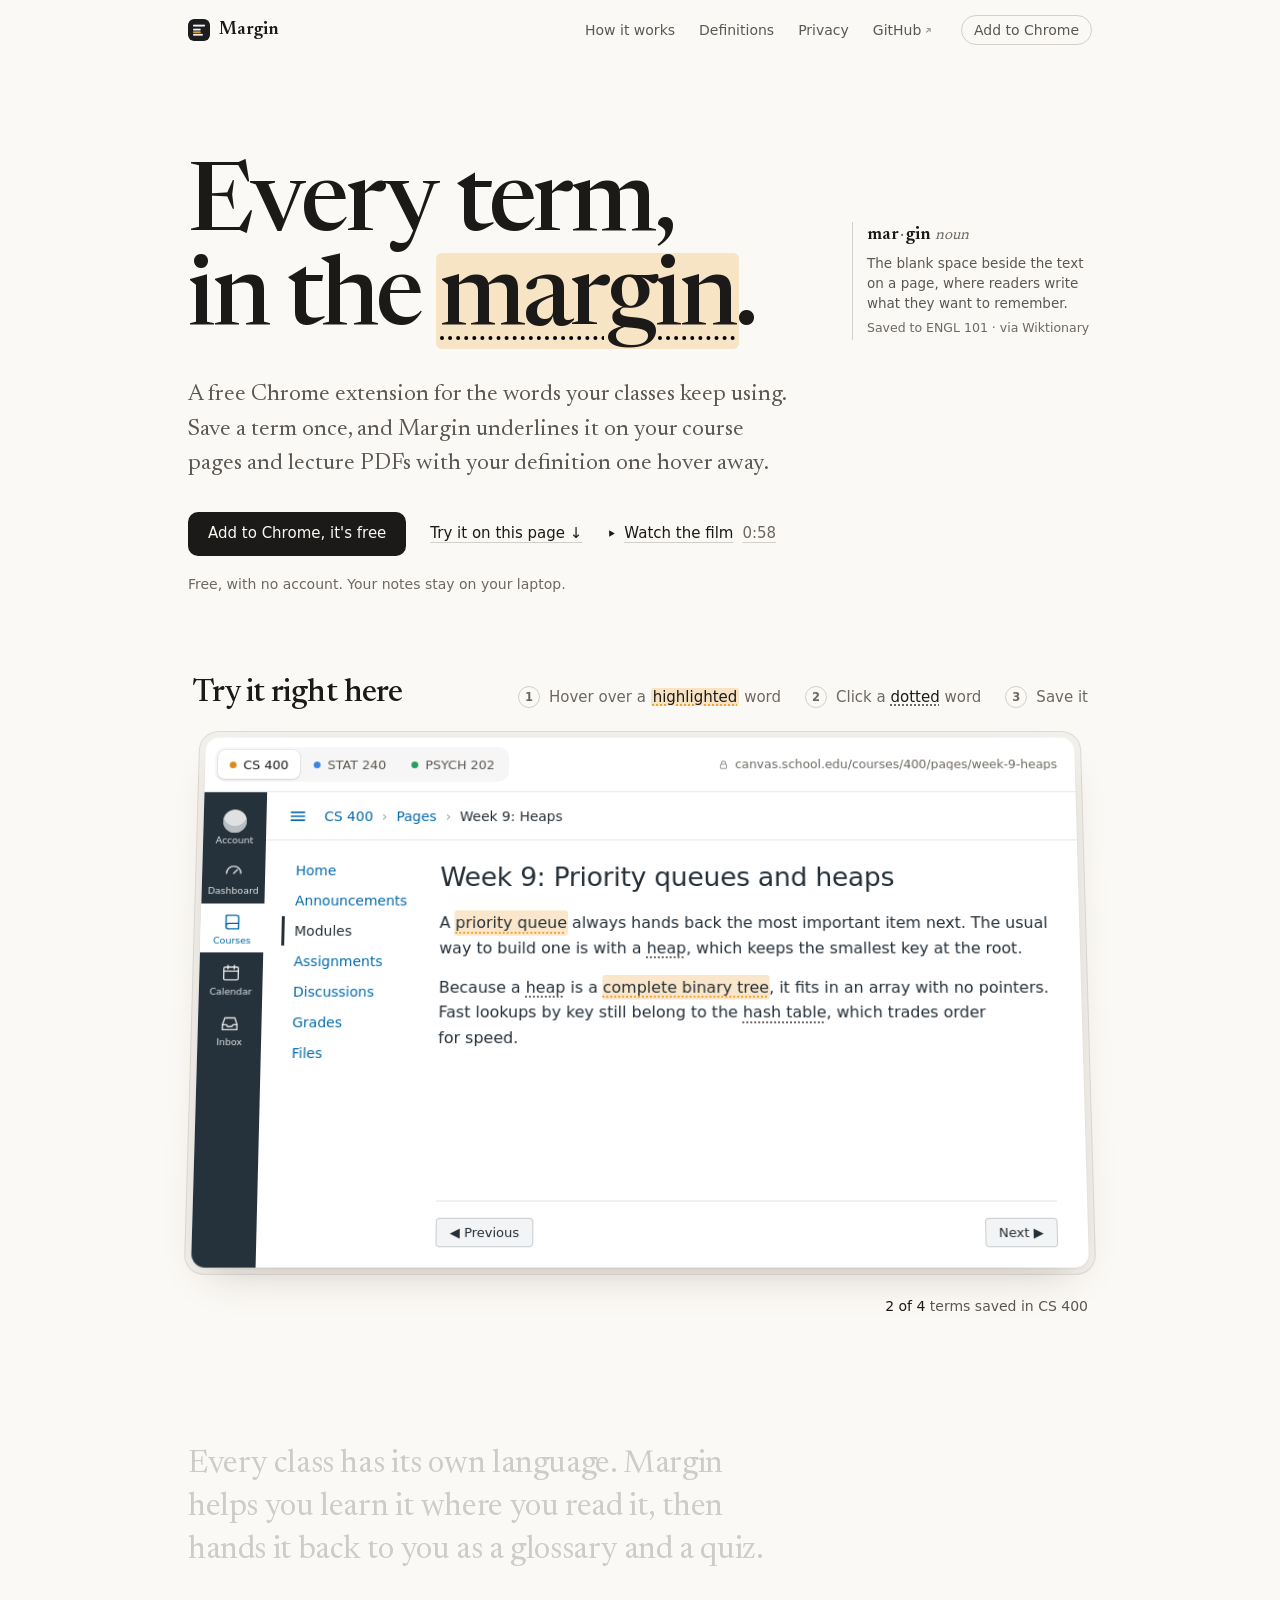
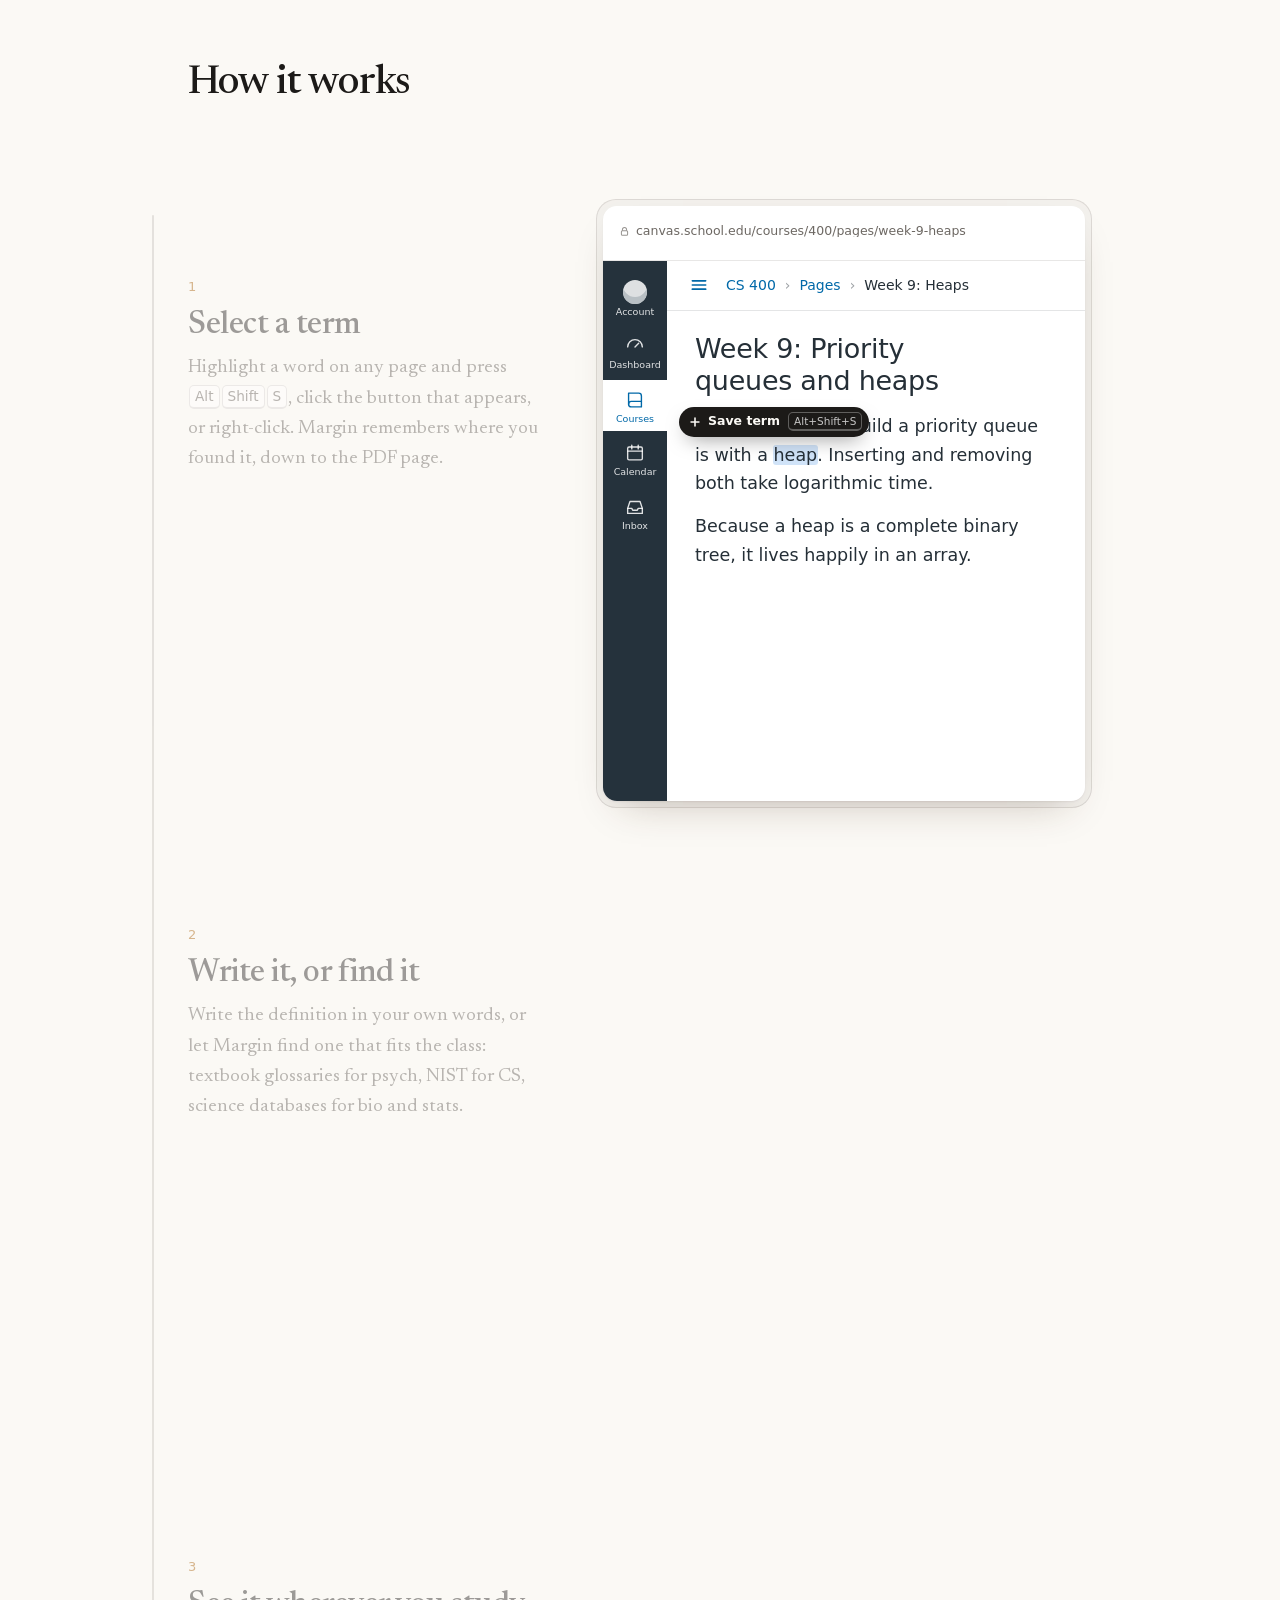
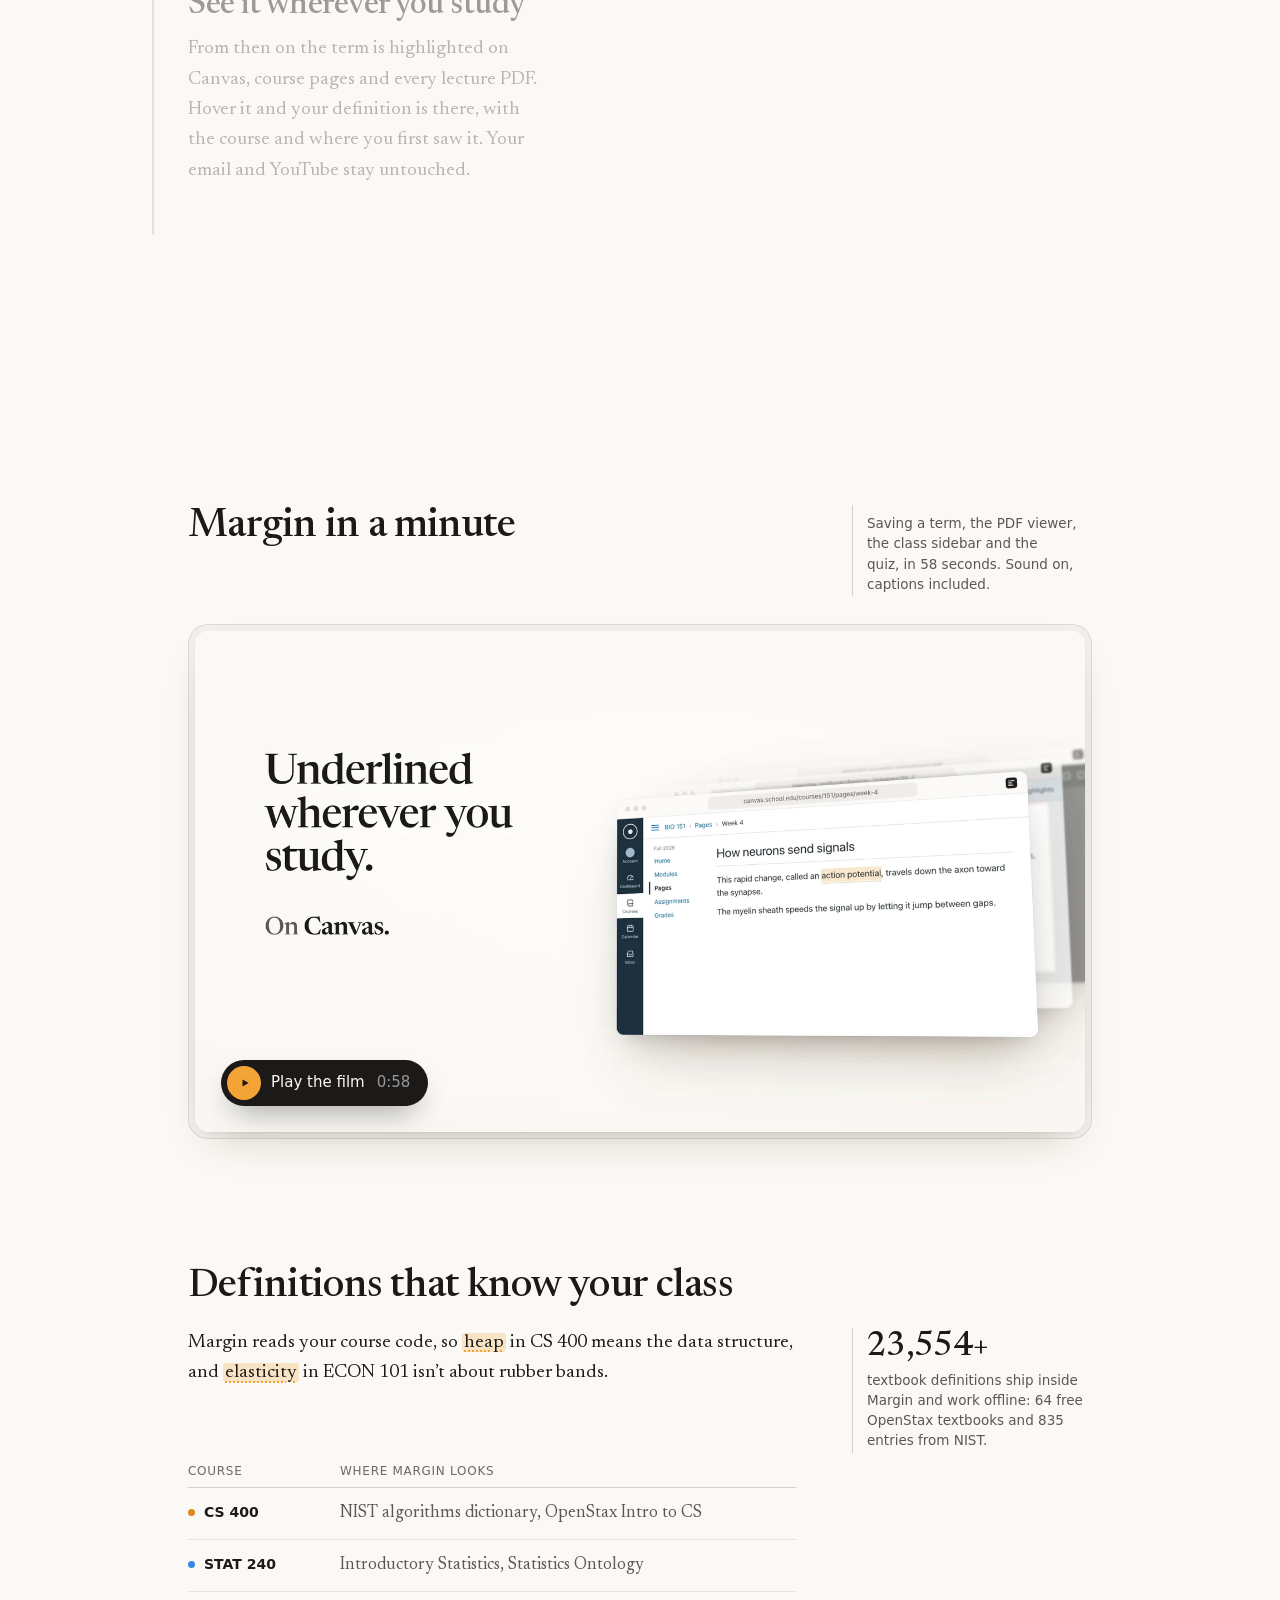
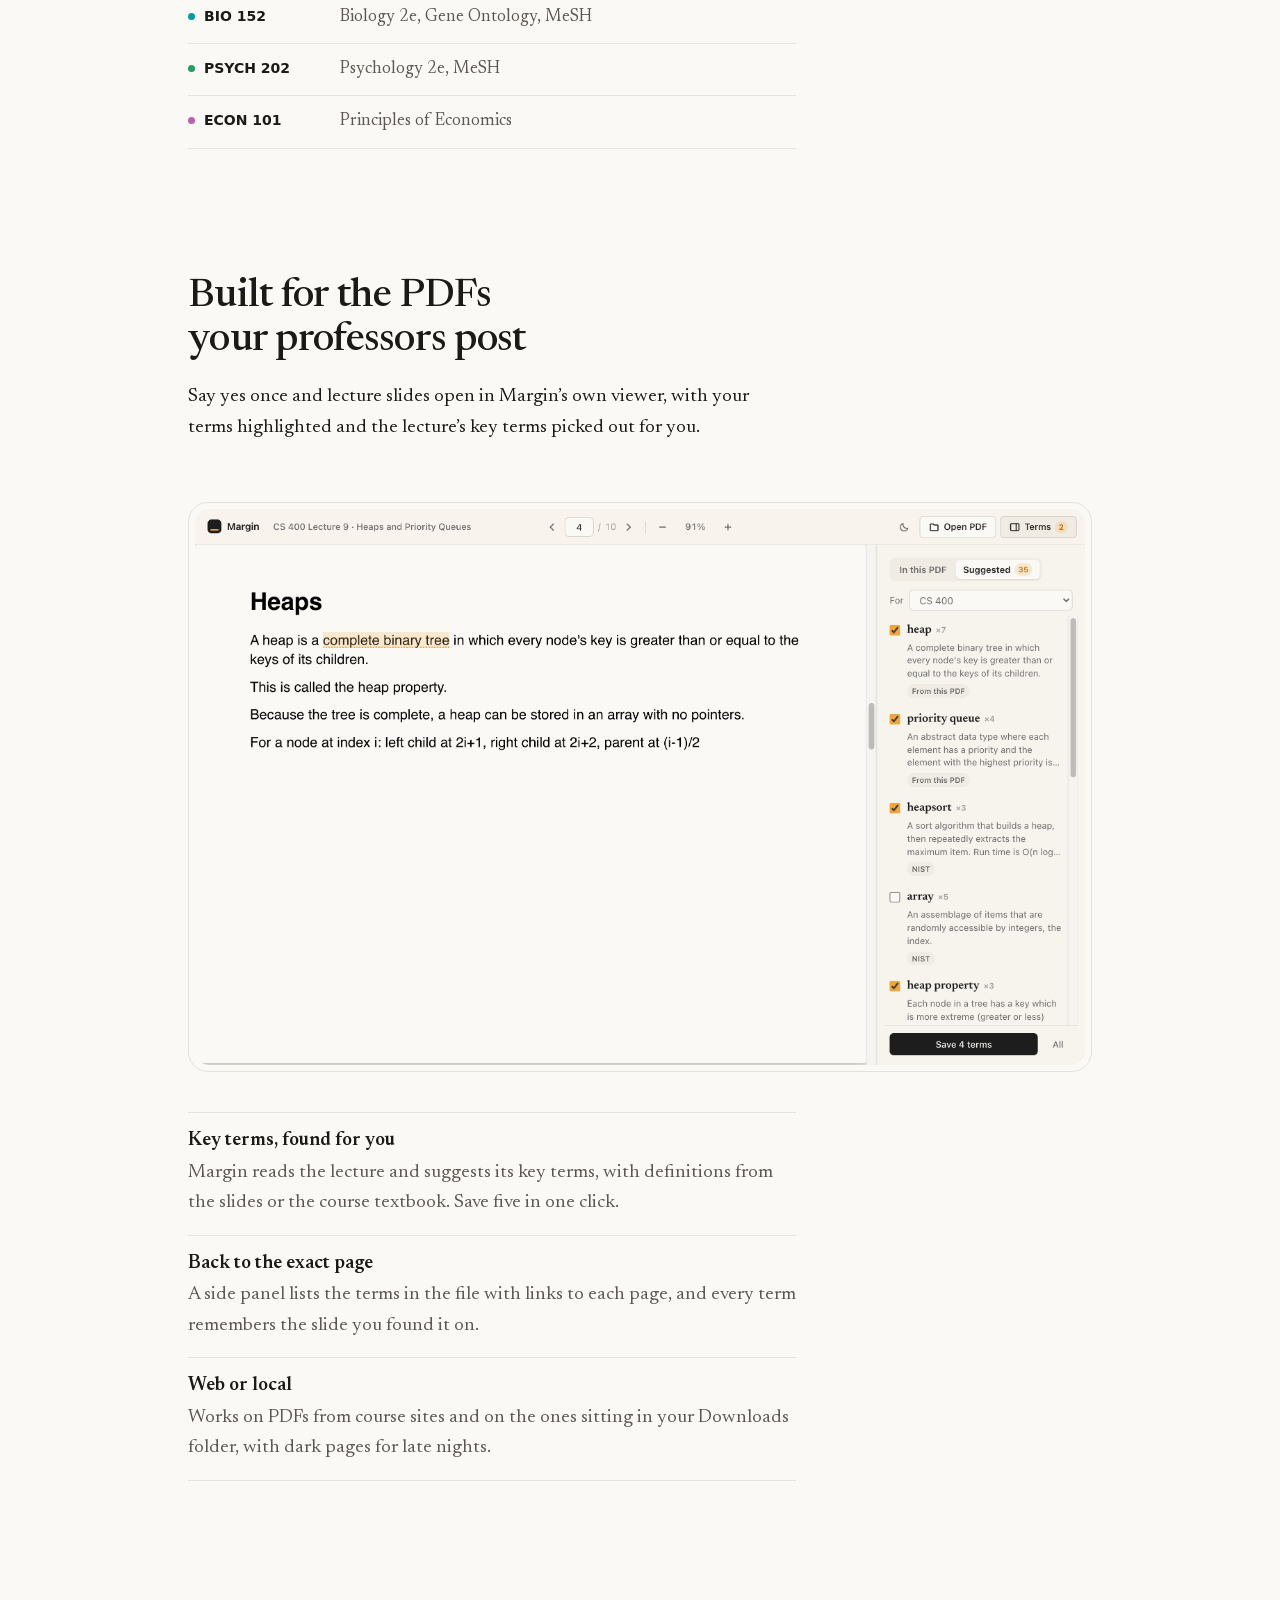
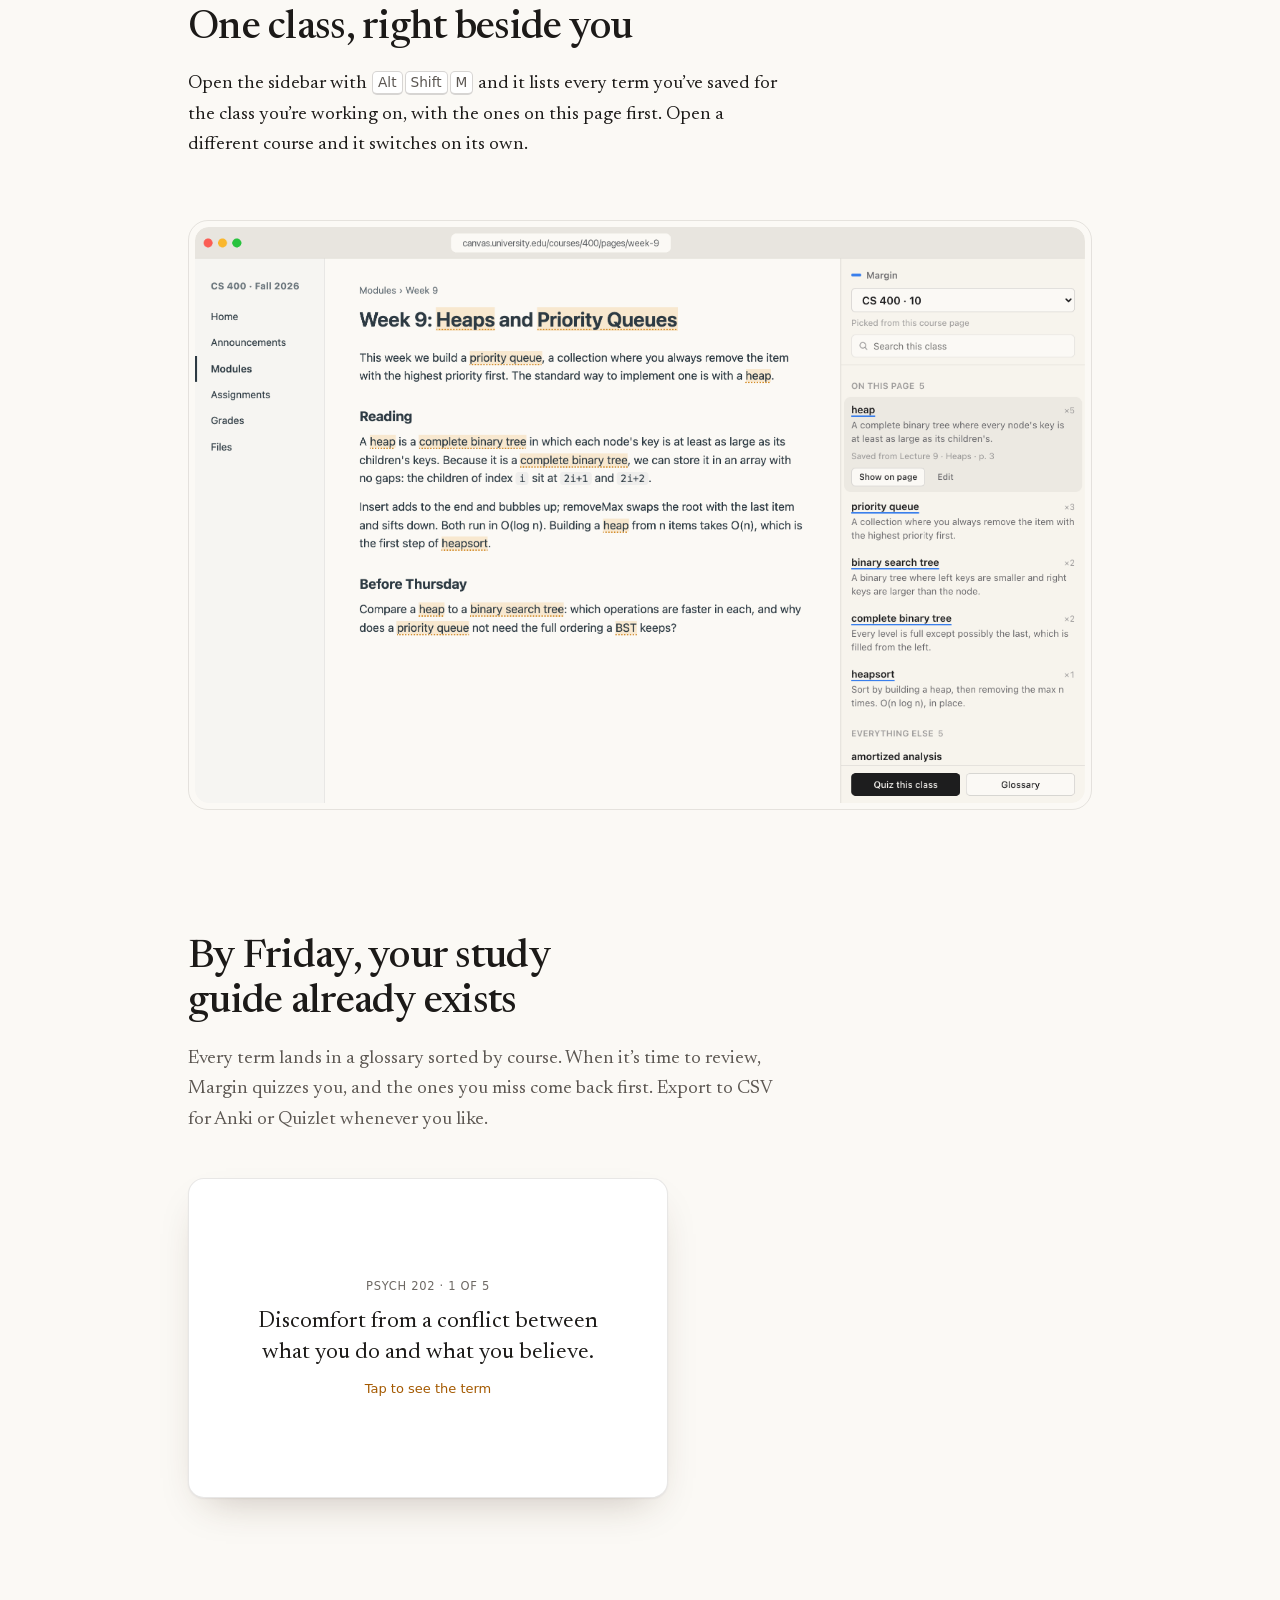
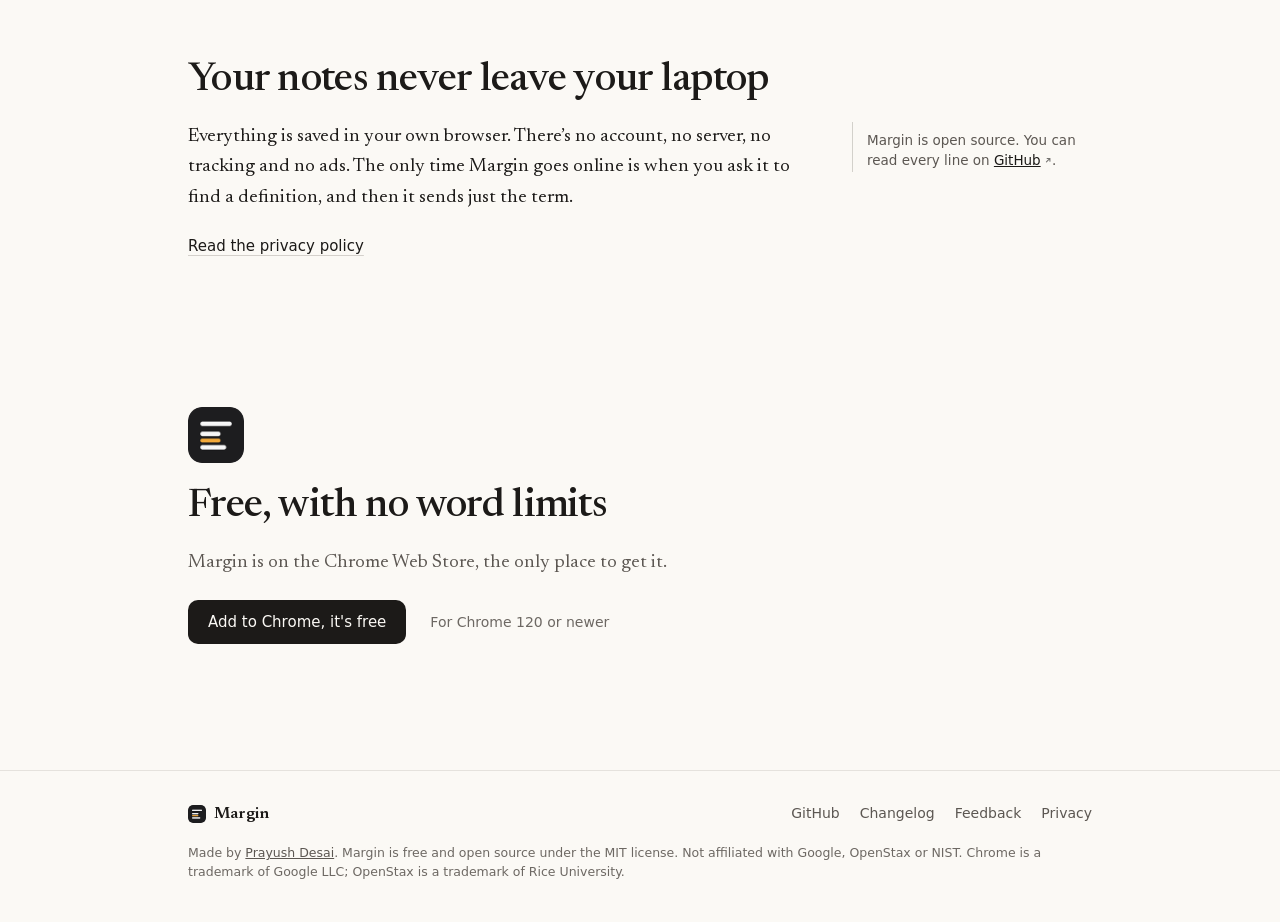
<file: site/index.html>
<!doctype html>
<html lang="en">
<head>
<meta charset="utf-8">
<meta name="viewport" content="width=device-width, initial-scale=1, viewport-fit=cover">
<title>Margin · Every term, in the margin</title>
<meta name="description" content="Margin is a free Chrome extension that builds your course glossary while you study. Save a term once and see its definition on Canvas, course sites and lecture PDFs.">
<meta name="theme-color" content="#fbfaf7">
<meta name="color-scheme" content="light">
<link rel="canonical" href="https://margin.prayushdesai.com/">
<link rel="icon" href="assets/img/icon.png" type="image/png">
<link rel="apple-touch-icon" href="assets/img/icon.png">
<meta property="og:type" content="website">
<meta property="og:url" content="https://margin.prayushdesai.com/">
<meta property="og:title" content="Margin · Every term, in the margin">
<meta property="og:description" content="A free Chrome extension that builds your course glossary while you study.">
<meta property="og:image" content="https://margin.prayushdesai.com/assets/img/og.png">
<meta name="twitter:card" content="summary_large_image">
<link rel="preload" href="assets/fonts/Newsreader.woff2" as="font" type="font/woff2" crossorigin>
<link rel="stylesheet" href="assets/site.css?v=dev">
</head>
<body>
<a class="skip" href="#main">Skip to content</a>

<header class="bar" id="bar">
  <div class="bar-in">
    <a class="brand" href="/" aria-label="Margin home"><img src="assets/img/icon.png" alt="" width="22" height="22"><span>Margin</span></a>
    <nav class="bar-links" aria-label="Main">
      <a href="#how">How it works</a>
      <a href="#sources">Definitions</a>
      <a href="#privacy">Privacy</a>
      <a class="ext" href="https://github.com/prayush27/margin">GitHub<svg viewBox="0 0 12 12" aria-hidden="true"><path d="M3.5 8.5l5-5M4.5 3.5h4v4"/></svg></a>
      <span class="bar-line" aria-hidden="true"></span>
    </nav>
    <a class="bar-cta" href="https://chromewebstore.google.com/detail/margin/ooiemoiogihldimmcgpchccdcpplnkcf" target="_blank" rel="noopener">Add to Chrome</a>
  </div>
</header>

<main id="main" tabindex="-1">

<!-- Hero: the headline's last word is a saved term, and its note sits in the margin -->
<section class="sheet hero" aria-labelledby="title">
  <h1 id="title" class="col-text"><span class="sr">Every term, in the margin.</span><span aria-hidden="true"><span class="w" style="--d:0">Every</span> <span class="w" style="--d:1">term,</span> <span class="nw"><span class="w" style="--d:2">in</span> <span class="w" style="--d:3">the</span></span> <span class="w" style="--d:4"><span class="hero-term">margin</span>.</span></span></h1>
  <div class="note hero-note">
    <span class="note-term" aria-label="margin">mar<span class="syl" aria-hidden="true">·</span>gin</span> <span class="note-pos">noun</span>
    <span class="note-def">The blank space beside the text on a page, where readers write what they want to remember.</span>
    <span class="note-src">Saved to ENGL 101 · via Wiktionary</span>
  </div>
  <div class="col-text hero-in">
    <p class="lede">A free Chrome extension for the words your classes keep using. Save a term once, and Margin underlines it on your course pages and lecture PDFs with your definition one hover away.</p>
    <div class="cta-row">
      <a class="btn" href="https://chromewebstore.google.com/detail/margin/ooiemoiogihldimmcgpchccdcpplnkcf" target="_blank" rel="noopener">Add to Chrome, it's free</a>
      <a class="link" href="#try">Try it on this page<span aria-hidden="true"> ↓</span></a>
      <a class="link watch" href="#film" data-play><svg viewBox="0 0 12 12" aria-hidden="true"><path d="M3.5 2.4v7.2L9.6 6z"/></svg>Watch the film<span class="len">0:58</span></a>
    </div>
    <p class="fine">Free, with no account. Your notes stay on your laptop.</p>
  </div>
</section>

<!-- Live demo -->
<section class="demo-wrap" id="try" aria-label="Try Margin">
  <div class="demo" id="demo">
    <div class="try-head">
      <h2 class="try-title" id="tryTitle">Try it right here</h2>
      <ol class="try-steps" id="trySteps" aria-label="Three steps to try Margin">
        <li data-step="hover"><span class="n"><b>1</b><svg class="ck" viewBox="0 0 12 12" aria-hidden="true"><path d="M2.6 6.3 5 8.6l4.4-5"/></svg></span><span><span class="on-hover">Hover over</span><span class="on-touch">Tap</span> a <span class="k-saved">highlighted</span> word</span></li>
        <li data-step="open"><span class="n"><b>2</b><svg class="ck" viewBox="0 0 12 12" aria-hidden="true"><path d="M2.6 6.3 5 8.6l4.4-5"/></svg></span><span><span class="on-hover">Click</span><span class="on-touch">Tap</span> a <span class="k-cand">dotted</span> word</span></li>
        <li data-step="save"><span class="n"><b>3</b><svg class="ck" viewBox="0 0 12 12" aria-hidden="true"><path d="M2.6 6.3 5 8.6l4.4-5"/></svg></span><span>Save it</span></li>
      </ol>
    </div>
    <div class="frame">
      <div class="surface demo-window">
        <div class="demo-top">
          <div class="demo-tabs" role="group" aria-label="Pick a course">
            <button type="button" data-course="cs" aria-pressed="true"><i style="background:var(--cs)"></i>CS 400</button>
            <button type="button" data-course="stat" aria-pressed="false"><i style="background:var(--stat)"></i>STAT 240</button>
            <button type="button" data-course="psych" aria-pressed="false"><i style="background:var(--psych)"></i>PSYCH 202</button>
          </div>
          <span class="url" id="demoUrl">canvas.school.edu/courses/400/pages/week-9-heaps</span>
        </div>
        <article class="doc demo-doc" id="demoDoc" data-kind="canvas"></article>
      </div>
    </div>
    <div class="demo-cap">
      <p class="demo-status" id="demoStatus" aria-live="polite">2 of 4 terms saved</p>
    </div>
  </div>
</section>

<!-- How it works -->
<section class="sheet" id="how" aria-labelledby="how-h">
  <p class="col-text big" id="statement">Every class has its own language. Margin helps you learn it where you read it, then hands it back to you as a glossary and a quiz.</p>

  <h2 id="how-h" class="col-text h2">How it works</h2>

  <div class="how col-wide">
    <div class="how-steps">
      <span class="how-track" aria-hidden="true"><i></i></span>
      <div class="step" data-step="1">
        <h3><span class="num">1</span>Select a term</h3>
        <p>Highlight a word on any page and press <kbd>⌥</kbd><kbd>⇧</kbd><kbd>S</kbd>, click the button that appears, or right-click. Margin remembers where you found it, down to the PDF page.</p>
      </div>
      <div class="step" data-step="2">
        <h3><span class="num">2</span>Write it, or find it</h3>
        <p>Write the definition in your own words, or let Margin find one that fits the class: textbook glossaries for psych, NIST for CS, science databases for bio and stats.</p>
      </div>
      <div class="step" data-step="3">
        <h3><span class="num">3</span>See it wherever you study</h3>
        <p>From then on the term is highlighted on Canvas, course pages and every lecture PDF. Hover it and your definition is there, with the course and where you first saw it. Your email and YouTube stay untouched.</p>
      </div>
    </div>
    <div class="how-stage-wrap">
      <div class="how-stage" id="howStage" data-active="1" aria-hidden="true">
        <div class="frame"><div class="surface">
          <div class="stage-top"><span class="url"><svg viewBox="0 0 16 16" aria-hidden="true"><path d="M5 7V5.2a3 3 0 0 1 6 0V7"/><rect x="3.5" y="7" width="9" height="6.5" rx="1.5"/></svg><span>canvas.school.edu/courses/400/pages/week-9-heaps</span></span></div>
          <div class="cv cv-stage">
          <nav class="cv-rail" aria-hidden="true">
            <span class="cv-r"><i class="cv-avatar"></i>Account</span>
            <span class="cv-r"><svg viewBox="0 0 24 24"><path d="M4 13a8 8 0 1 1 16 0"/><path d="m12 13 4-4"/></svg>Dashboard</span>
            <span class="cv-r on"><svg viewBox="0 0 24 24"><path d="M5 4.5h11a3 3 0 0 1 3 3v12H8a3 3 0 0 1-3-3z"/><path d="M5 16.5a3 3 0 0 1 3-3h11"/></svg>Courses</span>
            <span class="cv-r"><svg viewBox="0 0 24 24"><rect x="4" y="5.5" width="16" height="14" rx="1.5"/><path d="M4 10h16M8.5 3.5v4M15.5 3.5v4"/></svg>Calendar</span>
            <span class="cv-r"><svg viewBox="0 0 24 24"><path d="M4 13.5 6.5 6h11l2.5 7.5V19H4z"/><path d="M4 13.5h4.5l1 2h5l1-2H20"/></svg>Inbox</span>
          </nav>
          <article class="doc stage-doc">
            <div class="cv-crumbs" aria-hidden="true"><svg viewBox="0 0 24 24"><path d="M4 7h16M4 12h16M4 17h16"/></svg><span class="cv-a">CS 400</span><span class="cv-sep">›</span><span class="cv-a">Pages</span><span class="cv-sep">›</span><span>Week 9: Heaps</span></div>
            <h3 class="cv-title">Week 9: Priority queues and heaps</h3>
            <p>The usual way to build a priority queue is with a <span class="t heap1">heap</span>. Inserting and removing both take logarithmic time.</p>
            <p>Because a <span class="t heap2">heap</span> is a complete binary tree, it lives happily in an array.</p>
            <span class="pill"><svg viewBox="0 0 16 16"><path d="M8 3.5v9M3.5 8h9"/></svg>Save term<kbd>⌥⇧S</kbd></span>
            <div class="card save-card stage-card">
              <div class="save-head"><span class="logo"></span>Save to Margin</div>
              <div class="field">heap</div>
              <div class="def-row"><span>Definition</span><span class="seg"><b>Write my own</b><b class="on">Find one</b></span></div>
              <div class="sugg on"><span class="src"><b>NIST</b> · Algorithms and Data Structures</span>A complete tree where every node has a key more extreme than its parent’s.</div>
              <div class="sugg"><span class="src"><b>OpenStax</b> · Introduction to Computer Science</span>Stores dynamically allocated data.</div>
              <div class="save-foot"><span class="course">CS 400</span><span class="btn-mini">Save</span></div>
            </div>
            <div class="card tip-card stage-card">
              <div class="card-head"><span class="term">heap</span><span class="chip"><i style="background:var(--cs)"></i>CS 400</span></div>
              <p class="card-def">A complete tree where every node has a key more extreme than or equal to the key of its parent.</p>
              <div class="card-meta"><span>Week 9 notes</span><span>via NIST</span></div>
            </div>
          </article>
          </div>
        </div></div>
      </div>
    </div>
  </div>
</section>

<!-- The film -->
<section class="sheet film" id="film" aria-labelledby="film-h">
  <h2 id="film-h" class="col-text h2">Margin in a minute</h2>
  <div class="note"><span class="note-def">Saving a term, the PDF viewer, the class sidebar and the quiz, in 58 seconds. Sound on, captions included.</span></div>
  <figure class="col-wide film-fig">
    <div class="frame"><div class="surface film-surface" id="filmBox">
      <video id="filmVideo" preload="none" playsinline poster="assets/film/poster.webp" width="1920" height="1080" aria-label="Margin, a one-minute film">
        <source src="assets/film/margin-film.mp4" type="video/mp4">
        <track kind="captions" srclang="en" label="English" src="assets/film/margin-film.en.vtt">
      </video>
      <button class="film-play" id="filmPlay" type="button" aria-label="Play the film, 58 seconds, with sound">
        <span class="film-pill"><span class="film-icon"><svg viewBox="0 0 12 12" aria-hidden="true"><path d="M3.5 2.4v7.2L9.6 6z"/></svg></span>Play the film<span class="len">0:58</span></span>
      </button>
      <div class="film-end" id="filmEnd" hidden>
        <p class="film-end-h">Now try it yourself.</p>
        <div class="cta-row">
          <a class="btn" href="#try">Open the demo</a>
          <button class="link" type="button" id="filmAgain">Watch again</button>
        </div>
      </div>
    </div></div>
  </figure>
</section>

<!-- Sources -->
<section class="sheet" id="sources" aria-labelledby="src-h">
  <h2 id="src-h" class="col-text h2">Definitions that know your class</h2>
  <p class="col-text">Margin reads your course code, so <span class="hl">heap</span> in CS 400 means the data structure, and <span class="hl">elasticity</span> in ECON 101 isn’t about rubber bands.</p>
  <div class="note">
    <span class="note-num"><span class="count" data-to="24000">24,000</span>+</span>
    <span class="note-def">textbook definitions ship inside Margin and work offline: 64 free OpenStax textbooks and 835 entries from NIST.</span>
  </div>
  <table class="col-text sources">
    <caption class="sr">Where definitions come from, by course</caption>
    <thead><tr><th scope="col">Course</th><th scope="col">Where Margin looks</th></tr></thead>
    <tbody>
      <tr><td><i style="background:var(--cs)"></i>CS 400</td><td>NIST algorithms dictionary, OpenStax Intro to CS</td></tr>
      <tr><td><i style="background:var(--stat)"></i>STAT 240</td><td>Introductory Statistics, Statistics Ontology</td></tr>
      <tr><td><i style="background:var(--bio)"></i>BIO 152</td><td>Biology 2e, Gene Ontology, MeSH</td></tr>
      <tr><td><i style="background:var(--psych)"></i>PSYCH 202</td><td>Psychology 2e, MeSH</td></tr>
      <tr><td><i style="background:var(--econ)"></i>ECON 101</td><td>Principles of Economics</td></tr>
    </tbody>
  </table>
</section>

<!-- PDF viewer -->
<section class="sheet" aria-labelledby="pdf-h">
  <h2 id="pdf-h" class="col-text h2">Built for the PDFs your professors post</h2>
  <p class="col-text">Say yes once and lecture slides open in Margin’s own viewer, with your terms highlighted and the lecture’s key terms picked out for you.</p>
  <figure class="col-wide shot">
    <div class="frame"><div class="surface"><picture><source media="(max-width: 640px)" srcset="assets/img/pdf-panel.png" width="600" height="1496"><img src="assets/img/pdf-viewer.png" alt="Margin’s PDF viewer on a heaps lecture, with a saved term highlighted and a Suggested panel listing heap, priority queue and heapsort with their definitions" loading="lazy" width="2560" height="1600"></picture></div></div>
  </figure>
  <dl class="col-text points">
    <div><dt>Key terms, found for you</dt><dd>Margin reads the lecture and suggests its key terms, with definitions from the slides or the course textbook. Save five in one click.</dd></div>
    <div><dt>Back to the exact page</dt><dd>A side panel lists the terms in the file with links to each page, and every term remembers the slide you found it on.</dd></div>
    <div><dt>Web or local</dt><dd>Works on PDFs from course sites and on the ones sitting in your Downloads folder, with dark pages for late nights.</dd></div>
  </dl>
</section>

<!-- Sidebar -->
<section class="sheet" aria-labelledby="side-h">
  <h2 id="side-h" class="col-text h2">One class, right beside you</h2>
  <p class="col-text">Open the sidebar with <kbd>⌥</kbd><kbd>⇧</kbd><kbd>M</kbd> and it lists every term you’ve saved for the class you’re working on, with the ones on this page first. Open a different course and it switches on its own.</p>
  <figure class="col-wide shot">
    <div class="frame"><div class="surface">
      <picture>
        <source media="(max-width: 640px)" srcset="assets/img/sidebar-panel.png" width="680" height="1520">
        <img src="assets/img/sidebar.png" alt="A CS 400 course page with heap, priority queue and binary search tree highlighted, and Margin’s class sidebar listing the five terms on the page above the rest of the class" loading="lazy" width="2482" height="1608">
      </picture>
    </div></div>
  </figure>
</section>

<!-- Quiz -->
<section class="sheet quiz" aria-labelledby="quiz-h">
  <div class="col-text">
    <h2 id="quiz-h" class="h2">By Friday, your study guide already exists</h2>
    <p>Every term lands in a glossary sorted by course. When it’s time to review, Margin quizzes you, and the ones you miss come back first. Export to CSV for Anki or Quizlet whenever you like.</p>
  </div>
  <div class="flip" id="flip" role="group" aria-label="Practice quiz">
    <div class="flip-in">
      <button class="face front" type="button">
        <span class="q" id="qMeta">PSYCH 202 · 1 of 5</span>
        <span class="prompt" id="qPrompt">Discomfort from a conflict between what you do and what you believe.</span>
        <span class="hint" id="qHint">Tap to see the term</span>
      </button>
      <div class="face back" aria-hidden="true">
        <span class="q" id="qCourse">PSYCH 202</span>
        <span class="answer" id="qAnswer">cognitive dissonance</span>
        <span class="grade"><button type="button" data-grade="miss" tabindex="-1">Missed it</button><button type="button" class="ok" data-grade="got" tabindex="-1">Got it</button></span>
      </div>
    </div>
  </div>
  <p class="quiz-score" id="qScore" aria-live="polite"></p>
</section>

<!-- Privacy -->
<section class="sheet" id="privacy" aria-labelledby="priv-h">
  <h2 id="priv-h" class="col-text h2">Your notes never leave your laptop</h2>
  <p class="col-text">Everything is saved in your own browser. There’s no account, no server, no tracking and no ads. The only time Margin goes online is when you ask it to find a definition, and then it sends just the term.</p>
  <div class="note">
    <span class="note-def">Margin is open source. You can read every line on <a class="ext" href="https://github.com/prayush27/margin">GitHub<svg viewBox="0 0 12 12" aria-hidden="true"><path d="M3.5 8.5l5-5M4.5 3.5h4v4"/></svg></a>.</span>
  </div>
  <p class="col-text"><a class="link" href="privacy.html">Read the privacy policy</a></p>
</section>

<!-- Get it -->
<section class="sheet get" id="get" aria-labelledby="get-h">
  <div class="col-text">
    <img class="get-icon" src="assets/img/icon.png" alt="" width="56" height="56">
    <h2 id="get-h" class="h2">Free, with no word limits</h2>
    <p>Margin is on the Chrome Web Store, the only place to get it.</p>
    <div class="cta-row">
      <a class="btn" href="https://chromewebstore.google.com/detail/margin/ooiemoiogihldimmcgpchccdcpplnkcf" target="_blank" rel="noopener">Add to Chrome, it's free</a>
      <span class="fine">For Chrome 120 or newer</span>
    </div>
  </div>
</section>

</main>

<footer class="foot">
  <div class="foot-in">
    <div class="foot-brand"><img src="assets/img/icon.png" alt="" width="18" height="18"><span>Margin</span></div>
    <nav class="foot-links" aria-label="Footer">
      <a href="https://github.com/prayush27/margin">GitHub</a>
      <a href="https://github.com/prayush27/margin/commits/main">Changelog</a>
      <a href="/feedback">Feedback</a>
      <a href="privacy.html">Privacy</a>
    </nav>
    <p class="legal">Made by <a href="https://prayushdesai.com">Prayush Desai</a>. Margin is free and open source under the MIT license. Not affiliated with Google, OpenStax or NIST. Chrome is a trademark of Google LLC; OpenStax is a trademark of Rice University.</p>
  </div>
</footer>

<script src="assets/site.js?v=dev" defer></script>
</body>
</html>
</file>
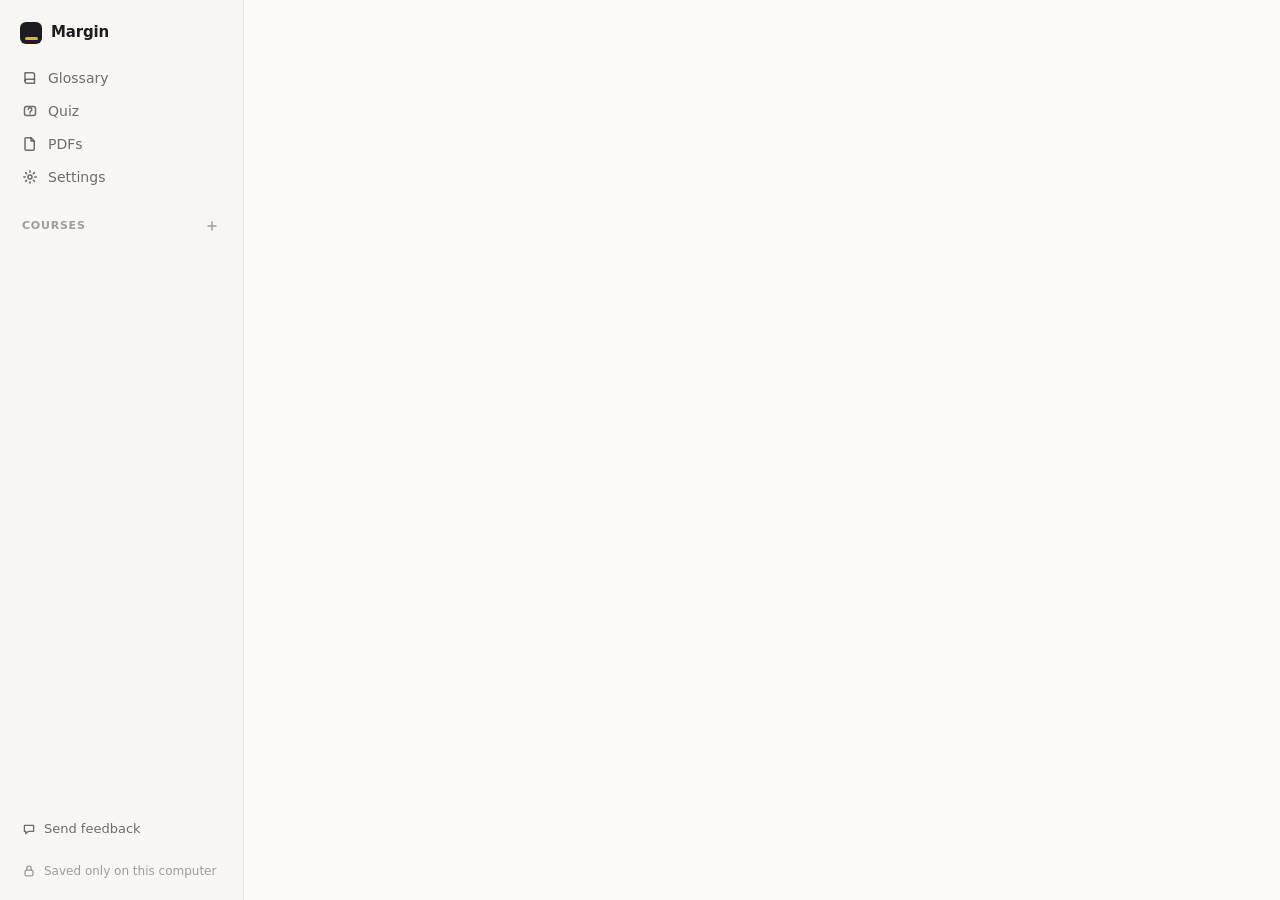
<file: src/hub/hub.html>
<!doctype html>
<html lang="en">
  <head>
    <meta charset="utf-8" />
    <meta name="viewport" content="width=device-width, initial-scale=1" />
    <title>Margin</title>
    <link rel="icon" href="../../icons/icon-32.png" />
    <link rel="stylesheet" href="../styles/tokens.css" />
    <link rel="stylesheet" href="hub.css" />
  </head>
  <body>
    <div class="app">
      <nav class="sidebar" aria-label="Margin">
        <a class="brand" href="#glossary">
          <span class="logo" aria-hidden="true"></span>
          <span>Margin</span>
        </a>

        <div class="nav" id="nav">
          <a href="#glossary" data-view="glossary">
            <svg viewBox="0 0 16 16" fill="none" stroke="currentColor" stroke-width="1.5" stroke-linejoin="round"><path d="M3 2.75h7.5a2 2 0 0 1 2 2v8.5H5a2 2 0 0 1-2-2V2.75Z" /><path d="M3 11.25a2 2 0 0 1 2-2h7.5" /></svg>
            Glossary <span class="n" id="navCount"></span>
          </a>
          <a href="#quiz" data-view="quiz">
            <svg viewBox="0 0 16 16" fill="none" stroke="currentColor" stroke-width="1.5" stroke-linejoin="round"><rect x="2.5" y="3.5" width="11" height="9" rx="2" /><path d="M6.2 6.6a1.8 1.8 0 1 1 2.5 1.7c-.5.2-.7.6-.7 1.1M8 11h.01" stroke-linecap="round" /></svg>
            Quiz
          </a>
          <a href="#pdfs" data-view="pdfs">
            <svg viewBox="0 0 16 16" fill="none" stroke="currentColor" stroke-width="1.5" stroke-linejoin="round"><path d="M4 1.75h5l3.25 3.25v8.25a1 1 0 0 1-1 1H4a1 1 0 0 1-1-1V2.75a1 1 0 0 1 1-1Z" /><path d="M9 1.75V5h3.25" /></svg>
            PDFs
          </a>
          <a href="#settings" data-view="settings">
            <svg viewBox="0 0 16 16" fill="none" stroke="currentColor" stroke-width="1.5"><circle cx="8" cy="8" r="2" /><path d="M8 1.75v1.5M8 12.75v1.5M14.25 8h-1.5M3.25 8h-1.5M12.4 3.6l-1.06 1.06M4.66 11.34 3.6 12.4M12.4 12.4l-1.06-1.06M4.66 4.66 3.6 3.6" stroke-linecap="round" /></svg>
            Settings
          </a>
        </div>

        <div class="section-label">
          Courses
          <button class="add" id="addCourse" title="New course" aria-label="New course">
            <svg viewBox="0 0 16 16" fill="none" stroke="currentColor" stroke-width="1.7" stroke-linecap="round"><path d="M8 3.5v9M3.5 8h9" /></svg>
          </button>
        </div>
        <div class="courses" id="courseList"></div>

        <a class="feedback-link" id="feedbackLink" target="_blank" rel="noopener">
          <svg viewBox="0 0 16 16" fill="none" stroke="currentColor" stroke-width="1.5" stroke-linejoin="round"><path d="M2.75 3.75h10.5v7h-6l-3 2.5v-2.5h-1.5z" /></svg>
          Send feedback
        </a>
        <div class="sidebar-foot">
          <svg viewBox="0 0 16 16" fill="none" stroke="currentColor" stroke-width="1.5"><rect x="3.5" y="7" width="9" height="6.5" rx="1.5" /><path d="M5.5 7V5a2.5 2.5 0 0 1 5 0v2" /></svg>
          Saved only on this computer
        </div>
      </nav>

      <main class="main" id="main" tabindex="-1"></main>
    </div>

    <dialog class="dialog" id="termDialog">
      <form method="dialog" id="termForm">
        <h2 id="dialogTitle">Edit term</h2>
        <label class="label" for="fTerm">Term</label>
        <input class="input term-input" id="fTerm" name="term" required autocomplete="off" spellcheck="false" />
        <label class="label" for="fAliases">Also called <span class="faint">(optional, comma separated)</span></label>
        <input class="input" id="fAliases" name="aliases" autocomplete="off" placeholder="e.g. FIFO queue, Q" />
        <label class="label" for="fDef">Definition</label>
        <textarea class="textarea" id="fDef" name="definition" rows="4" placeholder="What does it mean? Your own words stick best."></textarea>
        <label class="label" for="fCourse">Course</label>
        <select class="select" id="fCourse" name="course"></select>
        <div class="context" id="fContext" hidden></div>
        <div class="dialog-foot">
          <button type="button" class="btn ghost danger" id="deleteTerm">Delete</button>
          <span class="spacer"></span>
          <button type="button" class="btn" id="cancelTerm">Cancel</button>
          <button type="submit" class="btn primary" id="saveTermBtn">Save</button>
        </div>
      </form>
    </dialog>

    <dialog class="dialog small" id="courseDialog">
      <form method="dialog" id="courseForm">
        <h2 id="courseDialogTitle">New course</h2>
        <label class="label" for="cName">Name</label>
        <input class="input" id="cName" required autocomplete="off" placeholder="e.g. CS 400" />
        <label class="label">Color</label>
        <div class="swatches" id="cColors"></div>
        <div class="dialog-foot">
          <button type="button" class="btn ghost danger" id="deleteCourse" hidden>Delete course</button>
          <span class="spacer"></span>
          <button type="button" class="btn" id="cancelCourse">Cancel</button>
          <button type="submit" class="btn primary">Save</button>
        </div>
      </form>
    </dialog>

    <input type="file" id="importInput" accept=".json,.csv,application/json,text/csv" hidden />
    <script type="module" src="hub.js"></script>
  </body>
</html>
</file>
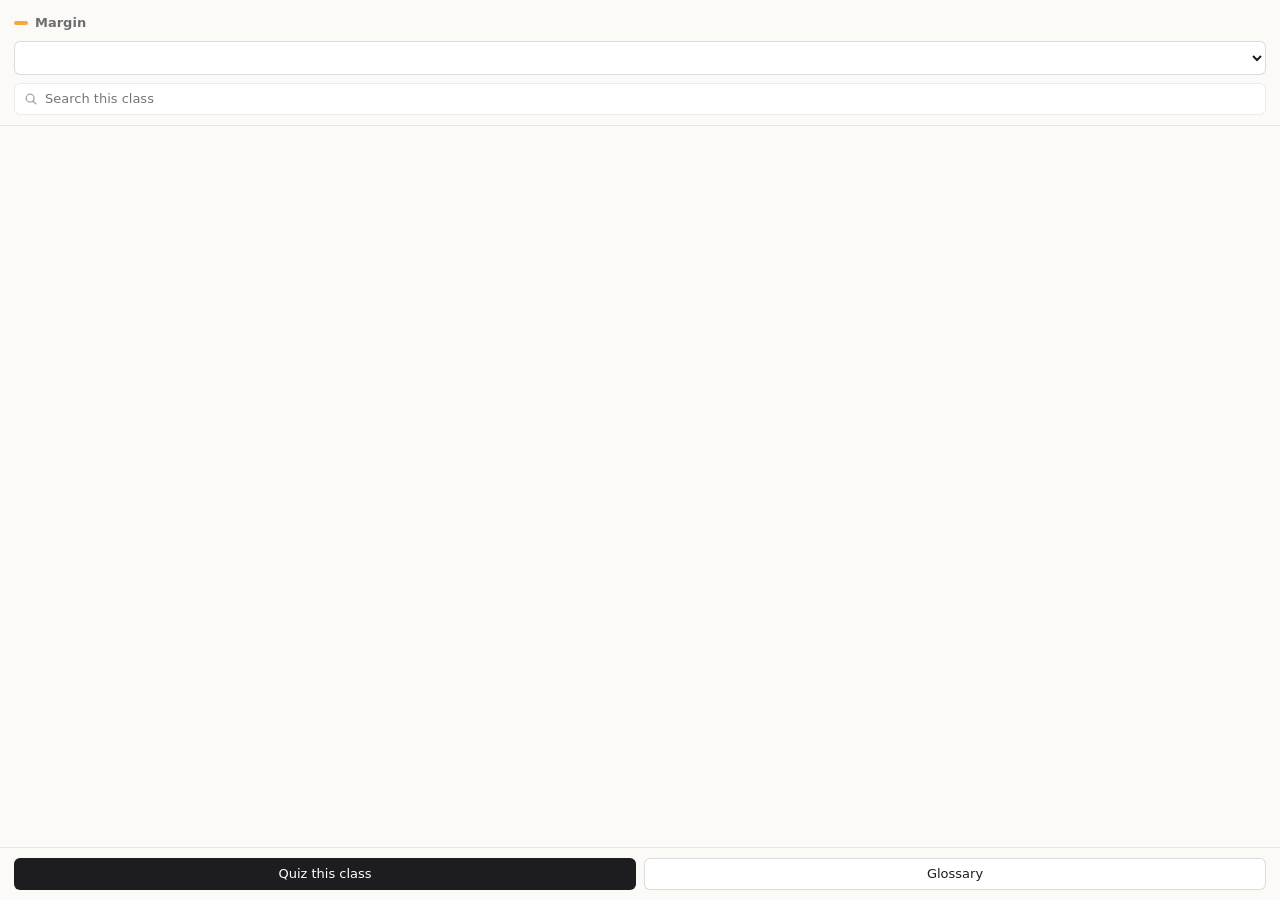
<file: src/panel/panel.html>
<!doctype html>
<html lang="en">
  <head>
    <meta charset="utf-8" />
    <meta name="viewport" content="width=device-width, initial-scale=1" />
    <title>Margin</title>
    <link rel="stylesheet" href="../styles/tokens.css" />
    <link rel="stylesheet" href="panel.css" />
  </head>
  <body>
    <header class="top">
      <div class="brand"><span class="logo" aria-hidden="true"></span><span>Margin</span></div>
      <label class="class-pick">
        <span class="sr">Class</span>
        <select id="course" class="select"></select>
      </label>
      <p class="hint" id="courseHint" hidden></p>
      <div class="search">
        <svg viewBox="0 0 16 16" aria-hidden="true"><circle cx="7" cy="7" r="4.5" fill="none" stroke="currentColor" stroke-width="1.5" /><path d="m10.5 10.5 3 3" stroke="currentColor" stroke-width="1.5" stroke-linecap="round" /></svg>
        <input id="search" type="search" placeholder="Search this class" autocomplete="off" />
      </div>
    </header>

    <main id="list" aria-live="polite"></main>

    <footer class="foot">
      <a class="btn primary" id="quiz" target="_blank">Quiz this class</a>
      <a class="btn" id="glossary" target="_blank">Glossary</a>
    </footer>
    <script type="module" src="panel.js"></script>
  </body>
</html>
</file>
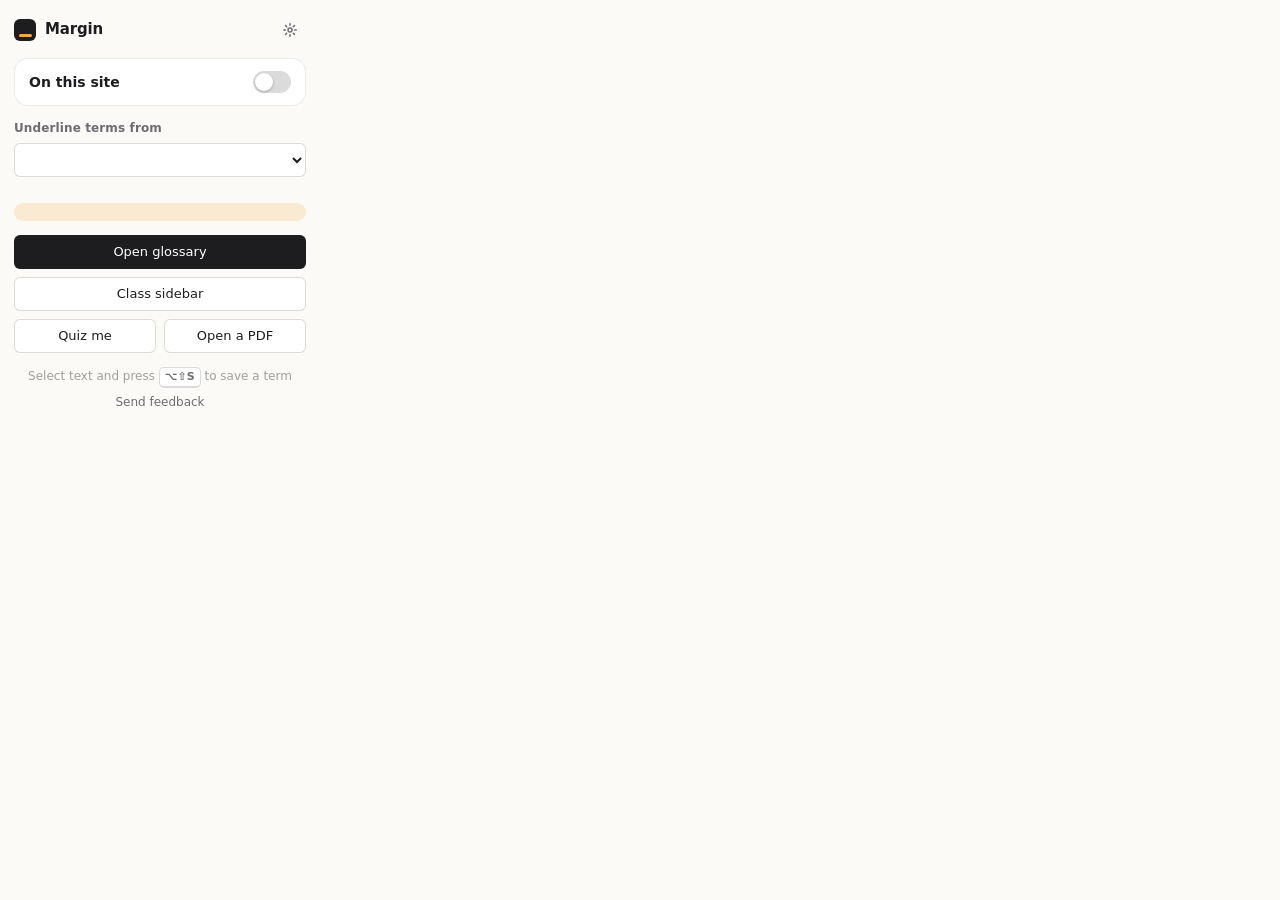
<file: src/popup/popup.html>
<!doctype html>
<html lang="en">
  <head>
    <meta charset="utf-8" />
    <title>Margin</title>
    <link rel="stylesheet" href="../styles/tokens.css" />
    <link rel="stylesheet" href="popup.css" />
  </head>
  <body>
    <header>
      <span class="logo" aria-hidden="true"></span>
      <span class="name">Margin</span>
      <a class="btn ghost icon" id="settings" href="../hub/hub.html#settings" target="_blank" title="Settings" aria-label="Settings">
        <svg viewBox="0 0 16 16" fill="none" stroke="currentColor" stroke-width="1.5"><circle cx="8" cy="8" r="2" /><path d="M8 1.75v1.5M8 12.75v1.5M14.25 8h-1.5M3.25 8h-1.5M12.4 3.6l-1.06 1.06M4.66 11.34 3.6 12.4M12.4 12.4l-1.06-1.06M4.66 4.66 3.6 3.6" stroke-linecap="round" /></svg>
      </a>
    </header>

    <section class="site" id="siteRow">
      <div class="grow">
        <div class="t" id="siteTitle">On this site</div>
        <div class="s" id="siteHost"></div>
      </div>
      <label class="switch"><input type="checkbox" id="siteToggle" /><span></span></label>
    </section>

    <section class="pdf-row" id="pdfRow" hidden>
      <div class="grow">
        <div class="t">Reading a PDF?</div>
        <div class="s">Open it in Margin to see your terms underlined.</div>
      </div>
      <button class="btn primary" id="openPdfHere">Open in Margin</button>
      <label class="always"><input type="checkbox" id="alwaysPdf" /> Always open PDFs in Margin</label>
    </section>

    <section class="block">
      <label class="label" for="courseSelect">Underline terms from</label>
      <select class="select" id="courseSelect"></select>
    </section>

    <section class="stats" id="stats"></section>

    <a class="backup" id="backup" href="../hub/hub.html" target="_blank" hidden></a>

    <section class="actions">
      <a class="btn primary" href="../hub/hub.html" target="_blank">Open glossary</a>
      <button class="btn wide" id="openSidebar" title="Your saved terms for one class, beside any page">Class sidebar<span class="new" id="sidebarNew" hidden>New</span></button>
      <a class="btn" id="quizLink" href="../hub/hub.html#quiz" target="_blank">Quiz me</a>
      <a class="btn" href="../viewer/viewer.html" target="_blank">Open a PDF</a>
    </section>

    <footer>Select text and press <kbd id="shortcut">⌥⇧S</kbd> to save a term<br /><a id="feedback" target="_blank" rel="noopener">Send feedback</a></footer>
    <script type="module" src="popup.js"></script>
  </body>
</html>
</file>
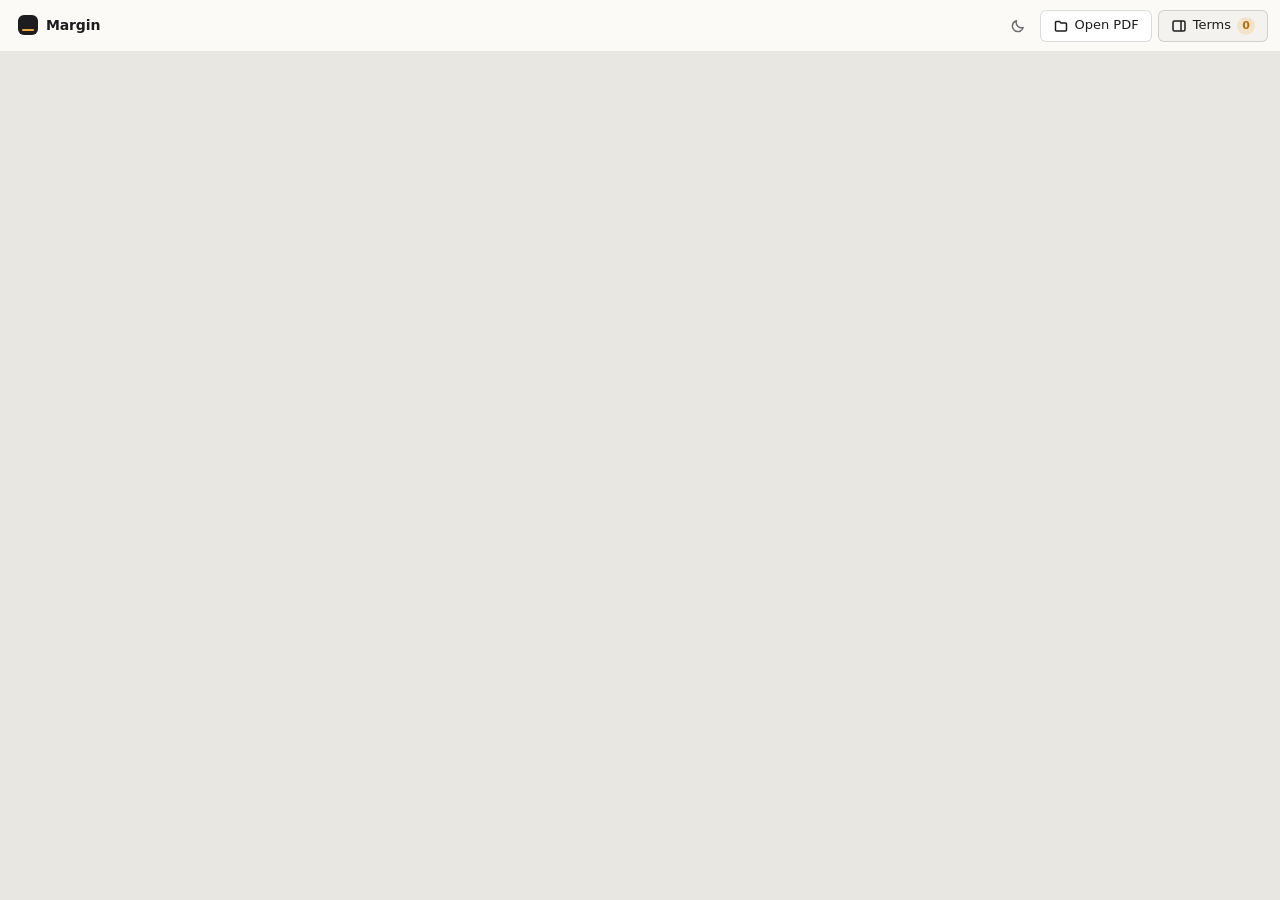
<file: src/viewer/viewer.html>
<!doctype html>
<html lang="en">
  <head>
    <meta charset="utf-8" />
    <meta name="viewport" content="width=device-width, initial-scale=1" />
    <title>Margin PDF</title>
    <link rel="icon" href="../../icons/icon-32.png" />
    <link rel="stylesheet" href="../../vendor/pdfjs/web/pdf_viewer.css" />
    <link rel="stylesheet" href="../styles/tokens.css" />
    <link rel="stylesheet" href="viewer.css" />
  </head>
  <body>
    <header class="bar">
      <a class="brand" href="../hub/hub.html" title="Open your glossary">
        <span class="logo" aria-hidden="true"></span>
        <span class="brand-name">Margin</span>
      </a>
      <div class="doc" id="docTitle" title=""></div>

      <div class="controls" id="controls" hidden>
        <button class="btn icon ghost" id="prevPage" title="Previous page">
          <svg viewBox="0 0 16 16" fill="none" stroke="currentColor" stroke-width="1.6" stroke-linecap="round" stroke-linejoin="round"><path d="M10 3.5 5.5 8l4.5 4.5" /></svg>
        </button>
        <label class="pager">
          <input id="pageInput" inputmode="numeric" aria-label="Page number" />
          <span class="faint">/</span>
          <span id="pageCount" class="faint">0</span>
        </label>
        <button class="btn icon ghost" id="nextPage" title="Next page">
          <svg viewBox="0 0 16 16" fill="none" stroke="currentColor" stroke-width="1.6" stroke-linecap="round" stroke-linejoin="round"><path d="m6 3.5 4.5 4.5L6 12.5" /></svg>
        </button>
        <span class="sep"></span>
        <button class="btn icon ghost" id="zoomOut" title="Zoom out (−)">
          <svg viewBox="0 0 16 16" fill="none" stroke="currentColor" stroke-width="1.6" stroke-linecap="round"><path d="M4 8h8" /></svg>
        </button>
        <button class="btn ghost zoom" id="zoomLabel" title="Fit to width">100%</button>
        <button class="btn icon ghost" id="zoomIn" title="Zoom in (+)">
          <svg viewBox="0 0 16 16" fill="none" stroke="currentColor" stroke-width="1.6" stroke-linecap="round"><path d="M8 4v8M4 8h8" /></svg>
        </button>
      </div>

      <div class="right">
        <button class="btn icon ghost" id="darkPages" title="Dark pages">
          <svg viewBox="0 0 16 16" fill="none" stroke="currentColor" stroke-width="1.5" stroke-linejoin="round"><path d="M13.2 9.6A5.5 5.5 0 0 1 6.4 2.8a5.5 5.5 0 1 0 6.8 6.8Z" /></svg>
        </button>
        <button class="btn" id="openFile">
          <svg viewBox="0 0 16 16" fill="none" stroke="currentColor" stroke-width="1.5" stroke-linejoin="round"><path d="M2.5 4.5a1 1 0 0 1 1-1h3l1.5 1.5h4.5a1 1 0 0 1 1 1v6a1 1 0 0 1-1 1h-9a1 1 0 0 1-1-1v-7.5Z" /></svg>
          Open PDF
        </button>
        <button class="btn" id="toggleSide" aria-pressed="true" hidden>
          <svg viewBox="0 0 16 16" fill="none" stroke="currentColor" stroke-width="1.5"><rect x="2" y="3" width="12" height="10" rx="1.5" /><path d="M10 3v10" /></svg>
          Terms <span class="count" id="termCount">0</span>
        </button>
      </div>
    </header>

    <main class="stage">
      <div id="viewerContainer" hidden>
        <div id="viewer" class="pdfViewer"></div>
      </div>

      <aside class="side" id="side" hidden>
        <div class="side-head">
          <div class="side-tabs" role="tablist" aria-label="Side panel">
            <button role="tab" id="tabSaved" aria-selected="true" aria-controls="sideList">In this PDF</button>
            <button role="tab" id="tabSuggest" aria-selected="false" aria-controls="suggestPane">Suggested <span class="badge" id="suggestCount" hidden></span></button>
          </div>
          <span class="faint" id="sideMeta"></span>
        </div>
        <div class="side-body" id="sideList" role="tabpanel"></div>
        <div class="side-body suggest" id="suggestPane" role="tabpanel" hidden></div>
      </aside>

      <section class="empty" id="emptyState" hidden>
        <div class="drop" id="dropZone">
          <div class="drop-art" aria-hidden="true">
            <span></span><span></span><span class="m"></span><span></span>
          </div>
          <h1>Open a lecture PDF</h1>
          <p class="muted">Drop a file here, or choose one from your Mac. Terms you've saved get underlined, and you can save new ones as you read.</p>
          <div class="drop-actions">
            <button class="btn primary" id="pickFile">Choose PDF…</button>
          </div>
          <p class="faint small">Tip: set Chrome as the default app for PDFs and they'll open here with a double-click.</p>
        </div>
        <div class="recent" id="recentWrap" hidden>
          <h3>Recent</h3>
          <ul id="recentList"></ul>
        </div>
      </section>

      <section class="empty" id="messageState" hidden>
        <div class="message">
          <h1 id="messageTitle"></h1>
          <p class="muted" id="messageBody"></p>
          <div class="drop-actions" id="messageActions"></div>
        </div>
      </section>

      <div class="dropping" id="dropOverlay" hidden><span>Drop to open</span></div>
    </main>

    <script type="module" src="viewer.js"></script>
  </body>
</html>
</file>
<file: site/assets/site.css>
/* Margin website. Set like a page with a margin: text on the left, notes on the right.
   Newsreader (the extension's own serif) for reading, the system UI face for interface bits. */

@font-face {
  font-family: "Newsreader";
  src: url("fonts/Newsreader.woff2") format("woff2");
  font-weight: 200 800;
  font-style: normal;
  font-display: swap;
}

:root {
  --serif: "Newsreader", "Iowan Old Style", Georgia, serif;
  --ui: -apple-system, BlinkMacSystemFont, "SF Pro Text", "Segoe UI", system-ui, sans-serif;

  /* OKLCH, so equal lightness looks equal */
  --paper: oklch(98.3% 0.006 85);
  --surface: oklch(100% 0 0);
  --ink: oklch(22% 0.006 70);
  --ink-2: oklch(46% 0.010 70);
  --ink-3: oklch(52% 0.010 70);
  --line: oklch(22% 0.02 70 / 0.10);
  --line-2: oklch(22% 0.02 70 / 0.18);
  --wash: oklch(22% 0.03 70 / 0.035);
  --amber: oklch(78% 0.15 70);
  --amber-ink: oklch(54% 0.13 60);
  --mark: oklch(80% 0.13 75 / 0.30);

  /* course dots: same lightness, different hue */
  --cs: oklch(70% 0.15 65);
  --stat: oklch(62% 0.16 255);
  --psych: oklch(62% 0.14 155);
  --bio: oklch(62% 0.13 195);
  --econ: oklch(62% 0.15 330);

  --shadow: 0 1px 2px oklch(22% 0.02 70 / 0.06), 0 18px 40px -18px oklch(30% 0.05 60 / 0.28);
  --ease: cubic-bezier(0.2, 0.8, 0.2, 1);
  --out: cubic-bezier(0.22, 1, 0.36, 1);
  --spring: linear(0, 0.0201, 0.0716, 0.1435, 0.2273, 0.3163, 0.4057, 0.4919, 0.5726, 0.6463, 0.7123, 0.7702, 0.8202, 0.8626, 0.898, 0.9272, 0.9507, 0.9693, 0.9837, 0.9946, 1.0026, 1.0082, 1.0118, 1.014, 1.015, 1.0151, 1.0147, 1.0138, 1.0126, 1.0113, 1.01, 1.0086, 1.0073, 1.0061, 1.005, 1.0041, 1.0032, 1.0025, 1.0019, 1.0014, 1);
  --gutter: 20px;
  --text: 38rem;
  --gap: 3.5rem;
  --note: 15rem;
}

* { box-sizing: border-box; }
html { -webkit-text-size-adjust: 100%; scroll-padding-top: 72px; }
body {
  margin: 0; background: var(--paper); color: var(--ink);
  font: 400 19px/1.6 var(--serif); font-optical-sizing: auto;
  -webkit-font-smoothing: antialiased; -moz-osx-font-smoothing: grayscale;
  text-wrap: pretty;
}
::selection { background: var(--mark); }
img { max-width: 100%; display: block; }
a { color: inherit; }
button { font: inherit; color: inherit; }
p { margin: 0 0 1em; }
h1, h2, h3 { margin: 0; font-weight: 500; text-wrap: balance; }
.sr { position: absolute; width: 1px; height: 1px; overflow: hidden; clip: rect(0 0 0 0); white-space: nowrap; }
.skip { position: absolute; left: -999px; top: 8px; z-index: 100; padding: 8px 14px; border-radius: 8px; background: var(--ink); color: var(--paper); font: 500 14px var(--ui); }
.skip:focus { left: 8px; }
:focus-visible { outline: 2px solid var(--amber-ink); outline-offset: 3px; border-radius: 4px; }

kbd {
  display: inline-block; min-width: 1.5em; padding: 0 5px; margin: 0 1px; border-radius: 5px;
  border: 1px solid var(--line-2); border-bottom-width: 2px; background: var(--surface);
  font: 500 0.72em/1.55 var(--ui); text-align: center; color: var(--ink-2); vertical-align: 0.12em;
}
code { font: 0.85em ui-monospace, "SF Mono", Menlo, monospace; background: var(--wash); padding: 2px 5px; border-radius: 5px; }

/* external-link arrow: a 1.5 stroke reads like the regular-weight text beside it */
.ext { white-space: nowrap; }
.ext svg {
  width: 0.62em; height: 0.62em; margin-left: 3px; vertical-align: 0.05em;
  fill: none; stroke: currentColor; stroke-width: 1.5; stroke-linecap: round; stroke-linejoin: round; opacity: 0.6;
  transition: transform 250ms var(--ease), opacity 200ms;
}
.ext:hover svg { transform: translate(1.5px, -1.5px); opacity: 1; }

/* ---------- Top bar ---------- */
.bar { position: sticky; top: 0; z-index: 40; background: var(--paper); border-bottom: 1px solid transparent; transition: border-color 200ms; }
.bar.stuck { border-bottom-color: var(--line); }
.bar-in {
  max-width: calc(var(--text) + var(--gap) + var(--note) + var(--gutter) * 2); margin: 0 auto; padding: 0 var(--gutter);
  height: 60px; display: flex; align-items: center; gap: 28px; font: 400 14px/1 var(--ui);
}
.brand { display: flex; align-items: center; gap: 9px; text-decoration: none; font: 600 18px/1 var(--serif); letter-spacing: -0.01em; }
.brand img { width: 22px; height: 22px; border-radius: 6px; }
.bar-links { display: flex; gap: 24px; margin-left: auto; }
.bar-links a { color: var(--ink-2); text-decoration: none; }
.bar-links { position: relative; }
.bar-links a:hover, .bar-links a.is-active { color: var(--ink); }
.bar-links a { transition: color 250ms; }
/* a 1px line stretched with scaleX, so it glides on the GPU instead of animating width */
.bar-line { position: absolute; left: 0; bottom: -9px; width: 1px; height: 2px; background: var(--amber); transform-origin: 0 50%; transform: translateX(0) scaleX(0); pointer-events: none; will-change: transform; transition: transform 650ms var(--spring); }
.bar-line.instant { transition: none; }
.bar-cta { padding: 7px 12px; border-radius: 999px; border: 1px solid var(--line-2); color: var(--ink-2); text-decoration: none; white-space: nowrap; }
.bar-cta:hover { color: var(--ink); border-color: var(--ink-3); }
@media (max-width: 720px) { .bar-links { display: none; } .bar-cta { margin-left: auto; } }

/* ---------- The sheet: text column + margin column ---------- */
.sheet {
  display: grid; justify-content: center; align-items: start;
  grid-template-columns: [text] minmax(0, var(--text)) var(--gap) [note] var(--note);
  padding: 0 var(--gutter); margin-top: clamp(96px, 14vh, 150px);
}
.col-text { grid-column: text; }
.col-wide { grid-column: text / -1; }
.note { grid-column: note; }

.h2 { margin-bottom: 18px; font: 500 clamp(30px, 3.6vw, 40px)/1.12 var(--serif); letter-spacing: -0.018em; }
.big { margin-bottom: clamp(64px, 10vh, 110px); font-size: clamp(25px, 2.9vw, 32px); line-height: 1.35; letter-spacing: -0.012em; }
.big .sw { opacity: var(--o, 0.2); transition: opacity 120ms linear; }
.hl { background: var(--mark); border-radius: 3px; padding: 0 2px; text-decoration: underline dotted var(--amber); text-decoration-thickness: 2px; text-underline-offset: 4px; }
.link { font: 500 15px/1 var(--ui); color: var(--ink); text-decoration: underline; text-decoration-color: var(--line-2); text-underline-offset: 4px; transition: text-decoration-color 200ms; }
.link:hover { text-decoration-color: currentColor; }
.fine { margin: 18px 0 0; font: 400 14px/1.5 var(--ui); color: var(--ink-3); }

/* Notes in the margin */
.note {
  display: block; padding: 2px 0 2px 14px; border-left: 1px solid var(--line-2);
  font: 400 13.5px/1.5 var(--ui); color: var(--ink-2);
}
.note a { color: var(--ink); }
.note-term { font: 600 18px/1.2 var(--serif); color: var(--ink); }
.note-pos { font: italic 400 15px/1 var(--serif); color: var(--ink-3); }
.note-term .syl { margin: 0 0.06em; color: var(--ink-3); font-weight: 400; }
.chip { display: inline-flex; align-items: center; gap: 5px; height: 20px; padding: 0 7px; border-radius: 999px; background: var(--wash); font: 600 11px/1 var(--ui); color: var(--ink-2); white-space: nowrap; }
.chip i { width: 6px; height: 6px; border-radius: 50%; background: var(--cs); }
.note-def { display: block; margin-top: 6px; }
.note-src { display: block; margin-top: 6px; color: var(--ink-3); font-size: 12.5px; }
.note-num { display: block; font: 500 34px/1 var(--serif); color: var(--ink); letter-spacing: -0.02em; margin-bottom: 6px; font-variant-numeric: lining-nums; }

/* ---------- Hero ---------- */
.hero { margin-top: clamp(56px, 11vh, 120px); }
.hero h1 { font: 500 clamp(48px, 8.4vw, 96px)/0.98 var(--serif); letter-spacing: -0.032em; margin-bottom: 30px; }
.hero h1 .w { display: inline-block; opacity: 0; transform: translateY(0.22em); filter: blur(10px); animation: word-in 1s var(--ease) forwards; animation-delay: calc(var(--d) * 80ms + 100ms); }
.hero h1 .nw { white-space: nowrap; }
@keyframes word-in { to { opacity: 1; transform: none; filter: blur(0); } }
.hero-in { opacity: 0; transform: translateY(12px); animation: rise 900ms var(--ease) 650ms forwards; }
@keyframes rise { to { opacity: 1; transform: none; } }
.hero-term {
  background: linear-gradient(var(--mark), var(--mark)) 0 0 / 0% 100% no-repeat;
  border-radius: 0.06em; padding: 0 0.04em; margin: 0 -0.04em;
  text-decoration: underline dotted transparent; text-decoration-thickness: 0.045em; text-underline-offset: 0.12em;
  animation: mark-in 900ms var(--ease) 900ms forwards;
}
@keyframes mark-in { to { background-size: 100% 100%; text-decoration-color: var(--amber); } }
.hero-note { align-self: end; margin-bottom: 38px; opacity: 0; transform: translateX(-6px); animation: note-in 700ms var(--ease) 1500ms forwards; }
@keyframes note-in { to { opacity: 1; transform: none; } }
.lede { font-size: clamp(20px, 2.1vw, 23px); line-height: 1.5; color: var(--ink-2); }
.cta-row { display: flex; flex-wrap: wrap; align-items: center; gap: 14px 24px; margin-top: 30px; }
.btn {
  display: inline-flex; align-items: center; height: 44px; padding: 0 20px; border-radius: 10px;
  background: var(--ink); color: var(--paper); font: 500 15px/1 var(--ui); text-decoration: none; white-space: nowrap;
}
.btn[aria-disabled="true"] { cursor: default; }

/* ---------- Frames: inner radius = outer radius - padding ---------- */
.frame { --r: 20px; --p: 6px; padding: var(--p); border-radius: var(--r); background: var(--wash); border: 1px solid var(--line); }
.surface { position: relative; border-radius: calc(var(--r) - var(--p)); background: var(--surface); box-shadow: var(--shadow); }

/* ---------- Demo ---------- */
.demo-wrap { max-width: calc(var(--text) + var(--gap) + var(--note) + var(--gutter) * 2); margin: clamp(56px, 9vh, 96px) auto 0; padding: 0 var(--gutter); }
.demo { perspective: 1600px; }
.demo .frame { transform-origin: 50% 0; transform: rotateX(var(--hr, 0deg)) scale(var(--hs, 1)); will-change: transform; }
.cursor { position: absolute; z-index: 6; left: 0; top: 0; width: 20px; height: 20px; pointer-events: none; opacity: 0; transition: transform 750ms cubic-bezier(.45, 0, .2, 1), opacity 250ms; filter: drop-shadow(0 2px 3px oklch(15% 0 0 / 0.3)); }
.cursor.on { opacity: 1; }
.cursor.press svg { transform: scale(0.86); }
.cursor svg { width: 100%; height: 100%; transition: transform 120ms; transform-origin: 30% 20%; }
.demo-top { display: flex; align-items: center; justify-content: space-between; gap: 16px; padding: 10px 10px 10px 10px; border-bottom: 1px solid var(--line); }
.demo-tabs {
  display: flex; gap: 2px; padding: 3px; border-radius: 10px; background: var(--wash); overflow-x: auto; scrollbar-width: none;
}
.demo-tabs::-webkit-scrollbar { display: none; }
.demo-tabs button {
  display: inline-flex; align-items: center; gap: 7px; height: 30px; padding: 0 12px; flex: none;
  border: 0; border-radius: 7px; background: transparent; cursor: pointer;
  font: 500 13px/1 var(--ui); color: var(--ink-2); transition: background-color 200ms, color 200ms, box-shadow 200ms;
}
.demo-tabs button i { width: 7px; height: 7px; border-radius: 50%; }
.demo-tabs button:hover { color: var(--ink); }
.demo-tabs button[aria-pressed="true"] { background: var(--surface); color: var(--ink); box-shadow: 0 1px 2px oklch(22% 0.02 70 / 0.12), 0 0 0 0.5px var(--line); }
.url { padding: 0 8px; font: 400 12.5px/1 var(--ui); color: var(--ink-3); white-space: nowrap; overflow: hidden; text-overflow: ellipsis; }
.doc { position: relative; padding: clamp(24px, 4vw, 44px) clamp(20px, 5vw, 56px) clamp(28px, 4vw, 48px); font: 400 clamp(17px, 1.8vw, 20px)/1.7 var(--serif); }
.demo-doc { min-height: 380px; transition: opacity 200ms; }
.demo-doc.fading { opacity: 0; }
.doc-kicker { margin-bottom: 8px !important; font: 500 12px/1 var(--ui); letter-spacing: 0.06em; text-transform: uppercase; color: var(--ink-3); }
.doc-title { margin: 0 0 18px; font: 600 clamp(26px, 3vw, 34px)/1.15 var(--serif); letter-spacing: -0.015em; }
.demo-doc .saved, .demo-doc .cand {
  display: inline; padding: 0 1px; margin: 0 -1px; border: 0; border-radius: 3px; background: none; cursor: pointer;
  font: inherit; line-height: inherit; text-align: inherit; color: inherit;
  text-decoration-line: underline; text-decoration-style: dotted; text-decoration-thickness: 2px; text-underline-offset: 4px;
}
.demo-doc .saved { background: var(--mark); text-decoration-color: var(--amber); }
.demo-doc .saved.just { animation: just 1.2s var(--ease); }
@keyframes just { from { background: oklch(80% 0.15 75 / 0.85); } }
.demo-doc .cand { text-decoration-color: var(--ink-3); transition: background-color 150ms; }
.demo-doc .cand:hover, .demo-doc .cand.open { background: var(--wash); }
/* ---------- Demo surfaces: a Canvas page, a lecture PDF, an online textbook ---------- */
.url { display: inline-flex; align-items: center; justify-content: flex-end; gap: 6px; min-width: 0; }
.url span { min-width: 0; overflow: hidden; text-overflow: ellipsis; }
.demo-tabs { flex: none; max-width: 100%; }
.demo-top .url { flex: 1 1 0; }
.stage-top .url { justify-content: flex-start; max-width: 100%; }
.url svg { flex: none; width: 11px; height: 11px; fill: none; stroke: currentColor; stroke-width: 1.5; opacity: 0.7; }
.demo-doc[data-kind] { display: flex; min-height: 480px; padding: 0; overflow: hidden; border-radius: 0 0 calc(var(--r, 20px) - var(--p, 6px)) calc(var(--r, 20px) - var(--p, 6px)); }
.demo-doc[data-kind] > * { flex: 1; min-width: 0; }
.demo-doc p { margin: 0; }
.cv svg, .pv svg, .tb svg { fill: none; stroke: currentColor; stroke-width: 1.6; stroke-linecap: round; stroke-linejoin: round; }

/* Canvas: dark global rail, blue course nav, breadcrumb bar, sans page */
.cv {
  --cv-nav: oklch(31% 0.025 240); --cv-link: oklch(50% 0.13 245); --cv-ink: oklch(30% 0.02 240); --cv-line: oklch(30% 0.02 240 / 0.12);
  display: flex; font: 400 16px/1.6 var(--ui); color: var(--cv-ink); letter-spacing: 0;
}
.cv-rail { flex: none; width: 64px; padding: 10px 0; background: var(--cv-nav); display: flex; flex-direction: column; align-items: center; gap: 2px; }
.cv-r { display: flex; flex-direction: column; align-items: center; gap: 3px; width: 100%; padding: 8px 0 7px; font: 500 9.5px/1 var(--ui); color: oklch(100% 0 0 / 0.86); }
.cv-r svg { width: 22px; height: 22px; stroke-width: 1.5; }
.cv-r.on { background: var(--surface); color: var(--cv-link); }
.cv-avatar { width: 24px; height: 24px; border-radius: 50%; background: oklch(100% 0 0 / 0.85); box-shadow: inset 0 -7px 0 oklch(80% 0.01 240); }
.cv-main { flex: 1; min-width: 0; display: flex; flex-direction: column; }
.cv-crumbs { display: flex; align-items: center; gap: 9px; height: 50px; padding: 0 22px; border-bottom: 1px solid var(--cv-line); font: 400 14px/1 var(--ui); color: var(--cv-ink); white-space: nowrap; overflow: hidden; }
.cv-crumbs svg { flex: none; width: 20px; height: 20px; color: var(--cv-link); margin-right: 8px; stroke-width: 2; }
.cv-a { color: var(--cv-link); }
.cv-sep { color: oklch(30% 0.02 240 / 0.45); }
.cv-body { flex: 1; display: flex; min-height: 0; }
.cv-course { flex: none; width: 152px; padding: 16px 0 0 18px; display: flex; flex-direction: column; gap: 1px; font: 400 14px/1 var(--ui); color: var(--cv-link); }
.cv-course span { padding: 8px 0 8px 10px; border-left: 3px solid transparent; }
.cv-course .on { color: var(--cv-ink); border-left-color: var(--cv-ink); font-weight: 500; }
.cv-page { flex: 1; min-width: 0; display: flex; flex-direction: column; gap: 14px; padding: 22px 30px 20px 26px; }
.cv-title { margin: 0 0 4px; font: 400 27px/1.2 var(--ui); letter-spacing: -0.01em; color: var(--cv-ink); }
.cv-foot { margin-top: auto; padding-top: 16px; border-top: 1px solid var(--cv-line); display: flex; justify-content: space-between; }
.cv-btn { padding: 7px 13px; border: 1px solid oklch(30% 0.02 240 / 0.2); border-radius: 4px; background: oklch(96.5% 0.003 240); font: 400 13px/1 var(--ui); color: var(--cv-ink); }

/* Lecture PDF: dark viewer toolbar, page thumbnails, a 16:9 slide */
.pv { --pv-bar: oklch(27% 0.006 250); --pv-bg: oklch(43% 0.007 250); display: flex; flex-direction: column; background: var(--pv-bg); font-family: var(--ui); }
.pv-bar { display: flex; align-items: center; gap: 12px; height: 46px; padding: 0 16px; background: var(--pv-bar); color: oklch(100% 0 0 / 0.9); font: 400 13px/1 var(--ui); box-shadow: 0 1px 3px oklch(0% 0 0 / 0.3); position: relative; z-index: 1; }
.pv-bar svg { flex: none; width: 18px; height: 18px; }
.pv-file { font-weight: 500; white-space: nowrap; overflow: hidden; text-overflow: ellipsis; }
.pv-mid { margin: 0 auto; display: flex; align-items: center; gap: 8px; color: oklch(100% 0 0 / 0.75); white-space: nowrap; }
.pv-num { min-width: 26px; padding: 4px 6px; border-radius: 3px; background: oklch(0% 0 0 / 0.35); color: #fff; text-align: center; }
.pv-mid i { width: 1px; height: 16px; margin: 0 6px; background: oklch(100% 0 0 / 0.2); }
.pv-mid b { font-weight: 400; font-size: 17px; color: #fff; }
.pv-zoom { padding: 4px 7px; border-radius: 3px; background: oklch(0% 0 0 / 0.35); color: #fff; }
.pv-tools { display: flex; gap: 14px; }
.pv-body { flex: 1; display: flex; min-height: 0; }
.pv-thumbs { flex: none; width: 92px; padding: 18px 0; display: flex; flex-direction: column; align-items: center; gap: 14px; background: oklch(35% 0.006 250); font: 400 11px/1 var(--ui); color: oklch(100% 0 0 / 0.7); }
.pv-thumbs span { display: flex; flex-direction: column; align-items: center; gap: 6px; }
.pv-thumbs i { display: block; width: 60px; aspect-ratio: 16 / 9; border-radius: 1px; background: linear-gradient(oklch(62% 0.16 255) 0 3px, #fff 3px) ; box-shadow: 0 1px 2px oklch(0% 0 0 / 0.4); }
.pv-thumbs i::after { content: ""; display: block; margin: 9px 8px 0; height: 14px; background: repeating-linear-gradient(oklch(80% 0.005 250) 0 1.5px, transparent 1.5px 4.5px); }
.pv-thumbs .on i { outline: 3px solid oklch(72% 0.12 245); outline-offset: 1px; }
.pv-canvas { flex: 1; min-width: 0; display: grid; place-items: center; padding: 24px 30px; container-type: inline-size; }
.slide {
  position: relative; width: min(100%, 680px); aspect-ratio: 16 / 9; display: flex; flex-direction: column;
  padding: 5.6% 6.4% 4.2%; background: #fff; border-top: 6px solid var(--stat); box-shadow: 0 2px 10px oklch(0% 0 0 / 0.35);
  font: 400 clamp(14px, 2.25cqi, 18px)/1.45 var(--ui); color: oklch(25% 0.01 250);
}
.slide-kick { font: 600 clamp(10.5px, 1.4cqi, 12px)/1 var(--ui) !important; letter-spacing: 0.08em; text-transform: uppercase; color: oklch(50% 0.15 255); margin-bottom: 0.5em !important; }
.slide-title { margin: 0 0 0.9em; padding-bottom: 0.45em; border-bottom: 1.5px solid oklch(62% 0.16 255 / 0.35); font: 700 clamp(20px, 3.6cqi, 29px)/1.15 var(--ui); letter-spacing: -0.015em; color: oklch(22% 0.02 255); }
.slide-list { margin: 0; padding: 0 0 0 1.1em; display: flex; flex-direction: column; gap: 0.5em; }
.slide-list li::marker { color: var(--stat); }
.slide-foot { margin-top: auto; padding-top: 0.8em; display: flex; justify-content: space-between; font: 400 clamp(10px, 1.3cqi, 11.5px)/1 var(--ui); color: oklch(55% 0.01 250); }

/* Online textbook: book banner, toolbar, contents column, serif page */
.tb { --tb-band: oklch(34% 0.06 175); --tb-line: oklch(30% 0.02 175 / 0.13); display: flex; flex-direction: column; background: #fff; }
.tb-banner { display: flex; align-items: center; gap: 10px; height: 46px; padding: 0 20px; background: var(--tb-band); color: #fff; font: 600 17px/1 var(--serif); letter-spacing: -0.005em; }
.tb-banner svg { width: 20px; height: 20px; opacity: 0.9; }
.tb-tools { display: flex; align-items: center; justify-content: space-between; gap: 12px; height: 42px; padding: 0 14px; border-bottom: 1px solid var(--tb-line); background: oklch(97.5% 0.003 175); font: 500 13px/1 var(--ui); color: oklch(35% 0.02 175); }
.tb-tools svg { width: 16px; height: 16px; }
.tb-btn { display: inline-flex; align-items: center; gap: 7px; padding: 6px 10px; border-radius: 4px; }
.tb-search { display: inline-flex; align-items: center; gap: 7px; width: 220px; height: 28px; padding: 0 10px; border: 1px solid var(--tb-line); border-radius: 4px; background: #fff; font-weight: 400; color: oklch(55% 0.01 175); }
.tb-body { flex: 1; display: flex; min-height: 0; }
.tb-toc { flex: none; width: 196px; padding: 14px 0; border-right: 1px solid var(--tb-line); display: flex; flex-direction: column; font: 400 12.5px/1.35 var(--ui); color: oklch(38% 0.015 175); }
.tb-toc span { padding: 7px 16px; }
.tb-toc span:first-child { font-weight: 600; color: oklch(25% 0.02 175); }
.tb-toc .on { background: oklch(34% 0.06 175 / 0.08); box-shadow: inset 3px 0 0 var(--tb-band); color: oklch(25% 0.02 175); font-weight: 600; }
.tb-page { flex: 1; min-width: 0; padding: 22px 34px 24px; display: flex; flex-direction: column; gap: 14px; font: 400 18px/1.65 var(--serif); color: oklch(24% 0.01 70); }
.tb-title { margin: 0; font: 600 27px/1.15 var(--serif); letter-spacing: -0.012em; color: oklch(22% 0.01 70); }
.tb-title span { color: var(--tb-band); margin-right: 6px; }
.tb-lo { padding: 10px 14px 11px; border: 1px solid var(--tb-line); border-left: 3px solid var(--tb-band); border-radius: 0 4px 4px 0; background: oklch(97.5% 0.004 175); font: 400 13.5px/1.5 var(--ui); color: oklch(35% 0.015 175); }
.tb-lo b { display: block; margin-bottom: 3px; font: 600 11px/1.3 var(--ui); letter-spacing: 0.07em; text-transform: uppercase; color: var(--tb-band); }
.tb-page strong { font-weight: 700; }

/* the How it works stage reads as the same Canvas page */
.cv-stage { font-family: var(--ui); }
.cv-stage .cv-r { padding: 9px 0 8px; }
.cv-stage .stage-doc { flex: 1; min-width: 0; min-height: 540px; padding: 0 28px 28px; font: 400 clamp(16px, 1.5vw, 17.5px)/1.65 var(--ui); color: var(--cv-ink); }
.cv-stage .cv-crumbs { margin: 0 -28px 22px; }
.cv-stage .stage-doc p { margin: 0 0 14px; }
.cv-stage .cv-title { margin-bottom: 14px; }

@media (max-width: 960px) {
  .cv-course, .tb-toc { display: none; }
  .tb-search { width: 160px; }
}
@media (max-width: 640px) {
  .demo-doc[data-kind] { min-height: 480px; }
  .tb-lo { display: none; }
  .cv-rail, .pv-thumbs, .pv-tools, .pv-mid i, .pv-mid b, .pv-zoom, .tb-search { display: none; }
  .cv-crumbs { padding: 0 16px; font-size: 13px; }
  .cv-page { padding: 18px 18px 16px; }
  .cv-title, .tb-title { font-size: 22px; }
  .cv { font-size: 15.5px; }
  .pv-canvas { padding: 16px 12px; }
  .slide { aspect-ratio: auto; padding: 18px 18px 14px; border-top-width: 5px; }
  .tb-page { padding: 18px 18px 20px; font-size: 16.5px; }
  .cv-stage .stage-doc { padding: 0 18px 22px; }
  .cv-stage .cv-crumbs { margin: 0 -18px 16px; }
  .cv-stage .stage-doc { min-height: 400px; }
  .cv-stage .cv-title { display: none; }
}

/* "Try it right here": three steps above the demo that check off as you do them */
.try-head { display: flex; flex-wrap: wrap; align-items: baseline; justify-content: space-between; gap: 12px 32px; margin: 0 4px 20px; }
.try-title { margin: 0; font: 500 clamp(26px, 2.8vw, 32px)/1.1 var(--serif); letter-spacing: -0.018em; color: var(--ink); }
.try-steps { display: flex; flex-wrap: wrap; gap: 10px 24px; margin: 0; padding: 0; list-style: none; font: 400 15px/1.4 var(--ui); color: var(--ink-3); counter-reset: none; }
.try-steps li { display: inline-flex; align-items: center; gap: 9px; transition: color 300ms var(--ease); }
.try-steps .n {
  position: relative; display: grid; place-items: center; flex: none; width: 22px; height: 22px; border-radius: 50%;
  border: 1px solid var(--line-2); font: 600 11.5px/1 var(--ui); color: var(--ink-3);
  transition: background-color 300ms var(--ease), border-color 300ms var(--ease), color 300ms var(--ease), transform 400ms var(--spring);
}
.try-steps .n b { font-weight: inherit; transition: opacity 200ms; }
.try-steps .ck { position: absolute; width: 12px; height: 12px; fill: none; stroke: var(--ink); stroke-width: 1.8; stroke-linecap: round; stroke-linejoin: round; stroke-dasharray: 12; stroke-dashoffset: 12; transition: stroke-dashoffset 380ms var(--ease) 120ms; }
.try-steps li.now { color: var(--ink); }
.try-steps li.now .n { border-color: var(--ink); background: var(--ink); color: var(--paper); }
.try-steps li.done .n { border-color: transparent; background: var(--amber); transform: scale(1.08); }
.try-steps li.done .n b { opacity: 0; }
.try-steps li.done .ck { stroke-dashoffset: 0; }
.try-steps .k-saved, .try-steps .k-cand { text-underline-offset: 3px; }
@media (max-width: 640px) { .try-head { margin-bottom: 16px; } .try-steps { flex-direction: column; gap: 9px; } }
.on-touch { display: none; }
@media (hover: none) { .on-hover { display: none; } .on-touch { display: inline; } }

/* the "your turn" hint that points at the word to try next */
.coach {
  position: absolute; z-index: 5; left: 0; top: 0; padding: 8px 12px; border-radius: 10px;
  background: var(--ink); color: var(--paper); font: 500 13.5px/1 var(--ui); white-space: nowrap; pointer-events: none;
  box-shadow: 0 8px 20px -6px oklch(20% 0.02 70 / 0.45);
  opacity: 0; transform: translateY(6px); transition: opacity 260ms var(--ease), transform 360ms var(--ease);
}
.coach::after { content: ""; position: absolute; left: var(--ax, 50%); bottom: -4px; width: 9px; height: 9px; margin-left: -4.5px; background: inherit; border-radius: 0 0 2px 0; transform: rotate(45deg); }
.coach.below::after { top: -4px; bottom: auto; border-radius: 2px 0 0 0; }
.coach.side::after { left: auto; right: -4px; top: 50%; bottom: auto; margin: -4.5px 0 0; border-radius: 0 2px 0 0; }
.coach.show { opacity: 1; transform: none; animation: coach-bob 2.2s ease-in-out 600ms infinite; }
@keyframes coach-bob { 50% { translate: 0 -3px; } }
.demo-doc .beckon { animation: beckon 2.2s ease-in-out 600ms infinite; }
@keyframes beckon { 50% { background-color: oklch(80% 0.13 75 / 0.5); } }
.demo-doc .cand.beckon { animation-name: beckon-cand; }
@keyframes beckon-cand { 50% { background-color: oklch(22% 0.03 70 / 0.08); } }
@media (prefers-reduced-motion: reduce) { .coach.show, .demo-doc .beckon { animation: none; } }

.demo-cap { display: flex; flex-wrap: wrap; justify-content: flex-end; gap: 6px 20px; margin-top: 14px; padding: 0 4px; font: 400 14px/1.5 var(--ui); color: var(--ink-2); }
.demo-cap p { margin: 0; }
.k-saved { background: var(--mark); border-radius: 3px; padding: 0 2px; color: var(--ink); text-decoration: underline dotted var(--amber); text-decoration-thickness: 2px; text-underline-offset: 3px; }
.k-cand { color: var(--ink); text-decoration: underline dotted var(--ink-3); text-decoration-thickness: 2px; text-underline-offset: 3px; }
.demo-status b { color: var(--ink); font-weight: 500; }

/* Margin's cards, as the extension draws them */
.card {
  position: absolute; z-index: 3; width: min(340px, calc(100% - 20px)); padding: 14px 16px 12px; border-radius: 12px;
  background: var(--surface); border: 1px solid var(--line); box-shadow: 0 16px 40px -12px oklch(25% 0.03 60 / 0.28), 0 2px 6px oklch(22% 0.02 70 / 0.06);
  font: 400 14px/1.45 var(--ui); color: var(--ink);
}
.card-head { display: flex; align-items: baseline; gap: 8px; margin-bottom: 4px; }
.term { font: 600 19px/1.2 var(--serif); }
.card-head .chip { margin-left: auto; }
.card-def { margin: 0; }
.card-meta { display: flex; justify-content: space-between; gap: 12px; margin-top: 9px; font: 400 12px/1.3 var(--ui); color: var(--ink-3); }
.card-meta span:first-child { overflow: hidden; text-overflow: ellipsis; white-space: nowrap; }
.demo-card { opacity: 0; transform: translateY(6px) scale(0.98); transition: opacity 200ms var(--ease), transform 300ms var(--ease); pointer-events: none; }
.demo-card.show { opacity: 1; transform: none; pointer-events: auto; }
.demo-card[role="tooltip"].show { pointer-events: none; }
.save-card { width: min(360px, calc(100% - 20px)); padding: 14px; }
.save-head { display: flex; align-items: center; gap: 8px; margin-bottom: 12px; font: 600 13px/1 var(--ui); }
.logo { position: relative; width: 15px; height: 15px; border-radius: 4px; background: var(--ink); }
.logo::after { content: ""; position: absolute; left: 3px; right: 3px; bottom: 3px; height: 2px; border-radius: 1px; background: var(--amber); }
.x { margin-left: auto; padding: 0 2px; border: 0; background: none; cursor: pointer; color: var(--ink-3); font-size: 18px; line-height: 1; }
.x:hover { color: var(--ink); }
.field { padding: 6px 10px; border: 1px solid var(--line-2); border-radius: 8px; font: 600 16px/1.3 var(--serif); }
.def-row { display: flex; align-items: center; justify-content: space-between; margin: 12px 0 8px; font: 600 11.5px/1 var(--ui); color: var(--ink-2); }
.seg { display: inline-flex; padding: 2px; border-radius: 8px; background: var(--wash); }
.seg b { padding: 5px 9px; border-radius: 6px; font: 600 11.5px/1 var(--ui); color: var(--ink-2); cursor: pointer; }
.seg b.on { background: var(--surface); color: var(--ink); box-shadow: 0 1px 2px oklch(22% 0.02 70 / 0.12), 0 0 0 0.5px var(--line); }
.sugg { display: block; padding: 7px 10px; margin-bottom: 6px; border: 1px solid var(--line); border-radius: 8px; font: 400 12.5px/1.4 var(--ui); color: var(--ink); cursor: pointer; transition: border-color 150ms, box-shadow 150ms; }
.sugg:hover { border-color: var(--line-2); }
.sugg .src { display: block; margin-bottom: 1px; font: 600 10.5px/1.4 var(--ui); color: var(--ink-3); }
.sugg .src b { color: var(--amber-ink); }
.sugg.on { border-color: var(--amber); box-shadow: 0 0 0 3px var(--mark); }
.save-foot { display: flex; align-items: center; justify-content: space-between; margin-top: 10px; }
.course { padding: 6px 10px; border: 1px solid var(--line-2); border-radius: 7px; font: 500 12px/1 var(--ui); color: var(--ink-2); }
.btn-mini { padding: 7px 14px; border: 0; border-radius: 7px; background: var(--ink); color: var(--paper); font: 600 12.5px/1 var(--ui); cursor: pointer; }
.demo-save textarea { display: block; width: 100%; min-height: 70px; resize: none; padding: 7px 10px; border: 1px solid var(--line-2); border-radius: 8px; background: var(--surface); font: 400 13px/1.45 var(--ui); color: var(--ink); }
.demo-save textarea:focus { outline: none; border-color: var(--amber); box-shadow: 0 0 0 3px var(--mark); }
.toast {
  position: fixed; left: 50%; bottom: 24px; z-index: 60; padding: 11px 16px; border-radius: 12px;
  background: var(--ink); color: var(--paper); font: 500 14px/1.3 var(--ui); box-shadow: 0 16px 40px -10px oklch(15% 0 0 / 0.4);
  opacity: 0; transform: translate(-50%, 12px); transition: opacity 250ms var(--ease), transform 400ms var(--ease); pointer-events: none;
}
.toast.show { opacity: 1; transform: translate(-50%, 0); }

/* ---------- The film ---------- */
.watch { display: inline-flex; align-items: center; gap: 7px; }
.watch svg { width: 11px; height: 11px; fill: currentColor; }
.len { margin-left: 2px; color: var(--ink-3); font-weight: 400; font-variant-numeric: tabular-nums; }
.film { margin-top: clamp(80px, 12vh, 130px); }
.film .h2 { margin-bottom: 0; }
.film-fig { margin: 28px 0 0; }
.film-surface { overflow: hidden; aspect-ratio: 16 / 9; background: var(--paper); }
.film-surface video { display: block; width: 100%; height: 100%; object-fit: cover; }
.film-play {
  position: absolute; inset: 0; display: flex; align-items: flex-end; justify-content: flex-start; padding: clamp(14px, 2.4vw, 26px);
  border: 0; background: transparent; cursor: pointer; transition: opacity 300ms var(--out);
}
.film-pill {
  display: inline-flex; align-items: center; gap: 10px; height: 46px; padding: 0 18px 0 6px; border-radius: 999px;
  background: var(--ink); color: var(--paper); font: 500 15px/1 var(--ui); box-shadow: 0 14px 30px -12px oklch(15% 0 0 / 0.45);
  transition: transform 350ms var(--out);
}
.film-pill .len { color: oklch(100% 0 0 / 0.55); }
.film-icon { display: grid; place-items: center; width: 34px; height: 34px; border-radius: 50%; background: var(--amber); color: var(--ink); transition: transform 350ms var(--out); }
.film-icon svg { width: 12px; height: 12px; fill: currentColor; margin-left: 2px; }
.film-play:hover .film-pill { transform: translateY(-2px); }
.film-play:hover .film-icon { transform: scale(1.08); }
.film.playing .film-play { opacity: 0; pointer-events: none; }
.film-end {
  position: absolute; inset: 0; display: flex; flex-direction: column; align-items: center; justify-content: center; gap: 4px; text-align: center;
  background: color-mix(in oklch, var(--paper) 86%, transparent); -webkit-backdrop-filter: blur(18px) saturate(1.1); backdrop-filter: blur(18px) saturate(1.1); animation: film-end 700ms var(--out) both;
}
.film-end[hidden] { display: none; }
@keyframes film-end { from { opacity: 0; } }
.film-end > * { animation: rise 700ms var(--out) 120ms both; opacity: 0; transform: translateY(8px); }
.film-end > .cta-row { animation-delay: 220ms; }
@media (prefers-reduced-motion: reduce) { .film-end, .film-end > * { animation: none; opacity: 1; transform: none; } }
.film-end-h { margin: 0; font: 500 clamp(26px, 3.4vw, 40px)/1.1 var(--serif); letter-spacing: -0.018em; }
.film-end .cta-row { justify-content: center; margin-top: 18px; }
.film-end button.link { border: 0; background: none; padding: 0; cursor: pointer; }
@media (max-width: 640px) { .film-pill { height: 40px; font-size: 14px; } .film-icon { width: 30px; height: 30px; } .film-end .cta-row { margin-top: 10px; } }

/* ---------- How it works: steps scroll, the page beside them stays put and plays along ---------- */
.how { display: grid; grid-template-columns: minmax(0, 22rem) minmax(0, 1fr); gap: var(--gap); margin-top: -8vh; }
.how-steps { position: relative; }
.step { min-height: 72vh; min-height: 72dvh; display: flex; flex-direction: column; justify-content: center; opacity: var(--so, 0.45); will-change: opacity; }
/* a thin progress rule beside the steps fills as you read */
.how-track { position: absolute; left: -36px; top: 18vh; bottom: 18vh; width: 2px; border-radius: 2px; background: var(--line); }
.how-track i { position: absolute; inset: 0; border-radius: 2px; background: var(--amber); transform-origin: 50% 0; transform: scaleY(var(--hp, 0)); }
@media (max-width: 1140px) { .how-track { display: none; } }
.step h3 { margin-bottom: 10px; font: 500 clamp(26px, 2.8vw, 32px)/1.15 var(--serif); letter-spacing: -0.015em; }
.step .num { display: block; margin-bottom: 14px; font: 500 13px/1 var(--ui); color: var(--amber-ink); font-variant-numeric: tabular-nums; }
.step p { margin: 0; color: var(--ink-2); }
.how-stage-wrap { position: relative; }
.how-stage { position: sticky; top: 0; height: 100vh; height: 100dvh; display: flex; align-items: center; }
.how-stage .frame { width: 100%; }
.stage-top { padding: 12px 16px; border-bottom: 1px solid var(--line); }
.stage-top .url { padding: 0; }
.stage-doc { min-height: 420px; font-size: clamp(17px, 1.7vw, 19px); }
.t { border-radius: 3px; padding: 0 1px; margin: 0 -1px; text-decoration: underline dotted transparent; text-decoration-thickness: 2px; text-underline-offset: 4px; transition: background-color 700ms var(--out), text-decoration-color 700ms var(--out); }
.how-stage[data-active="1"] .heap1, .how-stage[data-active="2"] .heap1 { background: oklch(80% 0.08 250 / 0.45); }
.how-stage[data-active="3"] .t { background: var(--mark); text-decoration-color: var(--amber); }
.pill {
  position: absolute; z-index: 3; display: inline-flex; align-items: center; gap: 6px; height: 30px; padding: 0 6px 0 9px; border-radius: 999px;
  background: var(--ink); color: var(--paper); font: 600 12.5px/1 var(--ui); box-shadow: 0 8px 20px -8px oklch(15% 0 0 / 0.5);
  opacity: 0; transform: translateY(8px) scale(0.94); filter: blur(4px);
  transition: opacity 500ms var(--out), transform 700ms var(--out), filter 500ms var(--out);
}
.pill svg { width: 14px; height: 14px; fill: none; stroke: currentColor; stroke-width: 1.8; stroke-linecap: round; }
.pill kbd { margin-left: 2px; background: transparent; border-color: oklch(100% 0 0 / 0.3); color: oklch(100% 0 0 / 0.75); font-size: 10.5px; }
.how-stage[data-active="1"] .pill { opacity: 1; transform: none; filter: none; transition-delay: 120ms; }
/* states cross-fade: the outgoing card blurs away while the next one settles in */
.stage-card { opacity: 0; transform: translateY(14px) scale(0.96); filter: blur(5px); transition: opacity 450ms var(--out), transform 800ms var(--out), filter 450ms var(--out); pointer-events: none; }
.how-stage[data-active="2"] .save-card, .how-stage[data-active="3"] .tip-card { opacity: 1; transform: none; filter: none; transition-delay: 140ms; }
.stage-card .sugg { cursor: default; }

/* ---------- Sources ---------- */
.sources { width: 100%; margin-top: 12px; border-collapse: collapse; font-size: 17px; }
.sources th { padding: 0 0 10px; text-align: left; font: 500 12px/1 var(--ui); letter-spacing: 0.06em; text-transform: uppercase; color: var(--ink-3); border-bottom: 1px solid var(--line-2); }
.sources td { padding: 12px 0; border-bottom: 1px solid var(--line); vertical-align: baseline; color: var(--ink-2); }
.sources td:first-child { width: 9.5rem; font: 600 14px/1 var(--ui); color: var(--ink); white-space: nowrap; }
.sources td i { display: inline-block; width: 7px; height: 7px; margin-right: 9px; border-radius: 50%; vertical-align: 1px; }

/* ---------- Screenshots ---------- */
.shot { margin: 40px 0 0; }
.shot .frame { background: transparent; }
.shot .surface { overflow: hidden; background: transparent; box-shadow: none; }
.shot img { width: 100%; height: auto; mix-blend-mode: multiply; } /* the screenshot's white melts into the frame */
.points { margin: 40px 0 0; display: grid; gap: 0; }
.points div { padding: 16px 0; border-top: 1px solid var(--line); }
.points div:last-child { border-bottom: 1px solid var(--line); }
.points dt { font: 600 19px/1.3 var(--serif); }
.points dd { margin: 4px 0 0; color: var(--ink-2); }

/* ---------- Quiz ---------- */
.quiz .col-text p { color: var(--ink-2); }
.flip { grid-column: text; position: relative; width: 100%; max-width: 30rem; aspect-ratio: 3 / 2; margin-top: 24px; perspective: 1400px; }
.flip-in { position: relative; display: block; width: 100%; height: 100%; transform-style: preserve-3d; transition: transform 750ms var(--out); }
.flip.flipped .flip-in { transform: rotateY(180deg); }
.face {
  position: absolute; inset: 0; display: flex; flex-direction: column; align-items: center; justify-content: center; gap: 14px; padding: 28px; margin: 0;
  border-radius: 16px; background: var(--surface); border: 1px solid var(--line); box-shadow: var(--shadow); color: var(--ink);
  backface-visibility: hidden; -webkit-backface-visibility: hidden; text-align: center; font: inherit;
}
button.face { cursor: pointer; transition: border-color 200ms; }
button.face:hover { border-color: var(--line-2); }
.face.back { transform: rotateY(180deg); }
.face .q { font: 500 11.5px/1 var(--ui); letter-spacing: 0.06em; text-transform: uppercase; color: var(--ink-3); font-variant-numeric: tabular-nums; }
.face .prompt { max-width: 24rem; font: 400 clamp(19px, 2.2vw, 23px)/1.35 var(--serif); }
.face .hint { font: 500 13px/1 var(--ui); color: var(--amber-ink); }
.face .answer { font: 600 clamp(28px, 3.6vw, 38px)/1.1 var(--serif); letter-spacing: -0.015em; }
.face .done { font: 600 clamp(26px, 3.2vw, 34px)/1.15 var(--serif); }
.grade { display: flex; gap: 8px; margin-top: 6px; }
.grade button { padding: 10px 18px; border-radius: 9px; border: 1px solid var(--line-2); background: var(--surface); cursor: pointer; font: 500 14px/1 var(--ui); transition: border-color 150ms, transform 150ms var(--out); }
.grade button:hover { border-color: var(--ink-3); }
.grade button:active { transform: scale(0.96); }
.grade button.ok { background: var(--ink); color: var(--paper); border-color: var(--ink); }
.quiz-score { grid-column: text; min-height: 1.5em; margin: 14px 0 0; font: 400 14px/1.5 var(--ui); color: var(--ink-2); }
.quiz-score b { color: var(--ink); font-weight: 500; }
@media (max-width: 960px) { .quiz-score { grid-column: 1; } }

/* ---------- Get it ---------- */
.get { margin-bottom: clamp(96px, 14vh, 150px); }
.get-icon { width: 56px; height: 56px; margin-bottom: 22px; border-radius: 14px; }
.get p { color: var(--ink-2); }
.get .cta-row { margin-top: 22px; }
.get .fine { margin: 0; }

/* ---------- Footer ---------- */
.foot { border-top: 1px solid var(--line); padding: 32px var(--gutter) 40px; font: 400 14px/1.5 var(--ui); color: var(--ink-2); }
.foot-in { max-width: calc(var(--text) + var(--gap) + var(--note)); margin: 0 auto; display: flex; flex-wrap: wrap; align-items: center; gap: 14px 28px; }
.foot-brand { display: flex; align-items: center; gap: 8px; font: 600 16px/1 var(--serif); color: var(--ink); }
.foot-brand img { width: 18px; height: 18px; border-radius: 5px; }
.foot-links { display: flex; flex-wrap: wrap; gap: 20px; margin-left: auto; }
.foot-links a { text-decoration: none; }
.foot-links a:hover { color: var(--ink); }
.legal { flex-basis: 100%; margin: 6px 0 0; font-size: 12.5px; color: var(--ink-3); }
.legal a { color: var(--ink-2); }

/* ---------- One column: margin notes drop in under the text they belong to ---------- */
@media (max-width: 960px) {
  .sheet { grid-template-columns: minmax(0, var(--text)); }
  .col-text, .col-wide, .note, .flip { grid-column: 1; }
  .note { margin: 0 0 1.4em; }
  .hero-note { margin: 0 0 26px; animation-delay: 1400ms; }
  .how { display: flex; flex-direction: column; margin-top: 0; }
  .how-stage-wrap { order: -1; position: sticky; top: 60px; z-index: 2; }
  .how-stage { position: relative; height: auto; padding: 8px 0 20px; background: linear-gradient(in oklch, var(--paper) 88%, oklch(98.3% 0.006 85 / 0)); }
  .stage-doc { min-height: 250px; font-size: 16px; padding: 18px 18px 22px; }
  .stage-top { display: none; }
  .stage-doc { min-height: 340px; }
  .how-stage .surface { overflow: hidden; }
  .stage-card .sugg + .sugg { display: none; }
  .how-steps { padding-bottom: 16vh; }
  .step { min-height: 55vh; justify-content: flex-start; padding-top: 4vh; }
  .points { margin-top: 28px; }
}
@media (max-width: 640px) {
  .url { display: none; }
  /* tabs scroll sideways on narrow screens; fade the edges so it reads as more */
  .demo-tabs { -webkit-mask: linear-gradient(90deg, #000 85%, transparent); mask: linear-gradient(90deg, #000 85%, transparent); }
  .demo-doc { min-height: 380px; }
  .sources td:first-child { width: 7.5rem; }
  .foot-links { margin-left: 0; }
  .shot { width: 100%; max-width: 320px; justify-self: center; }
}

/* ---------- Simple pages ---------- */
.page { max-width: calc(var(--text) + var(--gutter) * 2); margin: 0 auto; padding: clamp(56px, 10vh, 100px) var(--gutter) 100px; }
.page h1 { margin: 0 0 12px; font: 500 clamp(40px, 6vw, 56px)/1.05 var(--serif); letter-spacing: -0.025em; }
.page h2 { margin: 44px 0 10px; font: 500 26px/1.2 var(--serif); letter-spacing: -0.01em; }
.page p, .page li { line-height: 1.6; }
.page ul { padding-left: 1.2em; }
.page table { width: 100%; border-collapse: collapse; margin: 16px 0 20px; font: 400 15px/1.5 var(--ui); }
.page th, .page td { text-align: left; vertical-align: top; padding: 11px 12px 11px 0; border-bottom: 1px solid var(--line); }
.page th { font-weight: 600; border-bottom-color: var(--line-2); }
.page .updated { margin: 0 0 32px; font: 400 14px var(--ui); color: var(--ink-3); }
.page .wrap-table { overflow-x: auto; }
.page .muted { font: 400 14px var(--ui); color: var(--ink-3); }
.page .center { text-align: center; }
.feedback .lead { font-size: 21px; line-height: 1.5; color: var(--ink-2); }
.fb-options { display: grid; gap: 10px; margin: 28px 0 8px; }
.fb-card { --r: 14px; display: grid; gap: 3px; padding: 16px 18px; border: 1px solid var(--line-2); border-radius: var(--r); background: var(--surface); text-decoration: none; transition: border-color 150ms; }
.fb-card[hidden] { display: none; }
.fb-card:hover { border-color: var(--ink-3); }
.fb-card strong { font: 600 19px/1.3 var(--serif); }
.fb-card strong::after { content: " →"; font-family: var(--ui); color: var(--ink-3); }
.fb-card span { font: 400 14.5px/1.45 var(--ui); color: var(--ink-2); }

/* ---------- Reduced motion ---------- */
@media (prefers-reduced-motion: reduce) {
  *, *::before, *::after { animation-duration: 1ms !important; animation-delay: 0ms !important; transition-duration: 1ms !important; }
}

main:focus { outline: none; }

.cv-stage .cv-rail { border-bottom-left-radius: calc(var(--r) - var(--p)); }
</file>
<file: src/styles/tokens.css>
/* Margin design tokens.
   Type: Apple system UI font for interface (like Pinner, Things), Newsreader serif for
   terms and headings (a reading face, fits a glossary). Sizes on a 12/13/14/15/17/20/24/32 scale.
   Color: warm paper neutrals, one amber "highlighter" accent, near-black primary buttons. */

@font-face {
  font-family: "Newsreader";
  src: url("../../fonts/Newsreader.woff2") format("woff2");
  font-weight: 400 700;
  font-style: normal;
  font-display: swap;
}
@font-face {
  font-family: "Newsreader";
  src: url("../../fonts/Newsreader-Italic.woff2") format("woff2");
  font-weight: 400 700;
  font-style: italic;
  font-display: swap;
}

:root {
  color-scheme: light dark;

  --font-ui: -apple-system, BlinkMacSystemFont, "SF Pro Text", "Inter", "Segoe UI", system-ui, sans-serif;
  --font-serif: "Newsreader", "New York", "Iowan Old Style", Georgia, serif;
  --font-mono: ui-monospace, "SF Mono", Menlo, Consolas, monospace;

  --fs-12: 12px;
  --fs-13: 13px;
  --fs-14: 14px;
  --fs-15: 15px;
  --fs-17: 17px;
  --fs-20: 20px;
  --fs-24: 24px;
  --fs-32: 32px;

  --bg: #fbfaf7;
  --surface: #ffffff;
  --surface-2: #f4f2ee;
  --text: #1d1d1f;
  --text-2: rgba(60, 60, 67, 0.74);
  --text-3: rgba(60, 60, 67, 0.48);
  --border: rgba(0, 0, 0, 0.08);
  --border-strong: rgba(0, 0, 0, 0.14);
  --hover: rgba(0, 0, 0, 0.045);
  --press: rgba(0, 0, 0, 0.08);
  --primary: #1d1d1f;
  --on-primary: #ffffff;
  --accent: #b86e0c;
  --mark: #f2a93b;
  --mark-soft: rgba(242, 169, 59, 0.2);
  --danger: #d93025;
  --success: #1f8a4c;
  --focus: rgba(242, 169, 59, 0.55);

  --r-sm: 6px;
  --r-md: 10px;
  --r-lg: 14px;
  --shadow-sm: 0 1px 2px rgba(0, 0, 0, 0.05), 0 1px 1px rgba(0, 0, 0, 0.03);
  --shadow: 0 10px 30px rgba(0, 0, 0, 0.1), 0 2px 6px rgba(0, 0, 0, 0.05);
  --ease: cubic-bezier(0.2, 0.8, 0.2, 1);
}

@media (prefers-color-scheme: dark) {
  :root {
    --bg: #141413;
    --surface: #1c1c1e;
    --surface-2: #232325;
    --text: #f5f5f7;
    --text-2: rgba(235, 235, 245, 0.64);
    --text-3: rgba(235, 235, 245, 0.4);
    --border: rgba(255, 255, 255, 0.08);
    --border-strong: rgba(255, 255, 255, 0.16);
    --hover: rgba(255, 255, 255, 0.06);
    --press: rgba(255, 255, 255, 0.1);
    --primary: #f5f5f7;
    --on-primary: #1d1d1f;
    --accent: #f2b552;
    --mark-soft: rgba(242, 169, 59, 0.22);
    --shadow: 0 10px 30px rgba(0, 0, 0, 0.45), 0 2px 6px rgba(0, 0, 0, 0.3);
  }
}

*,
*::before,
*::after {
  box-sizing: border-box;
}

html,
body {
  margin: 0;
  background: var(--bg);
  color: var(--text);
  font-family: var(--font-ui);
  font-size: var(--fs-14);
  line-height: 1.45;
  -webkit-font-smoothing: antialiased;
  text-rendering: optimizeLegibility;
}

button,
input,
select,
textarea {
  font: inherit;
  color: inherit;
}

:focus-visible {
  outline: 2px solid var(--focus);
  outline-offset: 2px;
}

/* Buttons */
.btn {
  display: inline-flex;
  align-items: center;
  justify-content: center;
  gap: 6px;
  height: 32px;
  padding: 0 12px;
  border-radius: var(--r-sm);
  border: 1px solid var(--border-strong);
  background: var(--surface);
  color: var(--text);
  font-size: var(--fs-13);
  font-weight: 500;
  cursor: pointer;
  white-space: nowrap;
  transition: background 120ms var(--ease), border-color 120ms var(--ease), transform 80ms var(--ease);
}
.btn:hover {
  background: var(--surface-2);
}
.btn:active {
  transform: translateY(0.5px);
}
.btn.primary {
  background: var(--primary);
  border-color: transparent;
  color: var(--on-primary);
}
.btn.primary:hover {
  opacity: 0.9;
}
.btn.ghost {
  background: transparent;
  border-color: transparent;
  color: var(--text-2);
}
.btn.ghost:hover {
  background: var(--hover);
  color: var(--text);
}
.btn.danger {
  color: var(--danger);
}
.btn.icon {
  width: 32px;
  padding: 0;
}
.btn:disabled {
  opacity: 0.45;
  cursor: default;
}
.btn svg {
  width: 16px;
  height: 16px;
}

.input,
.select,
.textarea {
  width: 100%;
  height: 34px;
  padding: 0 10px;
  border-radius: var(--r-sm);
  border: 1px solid var(--border-strong);
  background: var(--surface);
  font-size: var(--fs-14);
  transition: border-color 120ms var(--ease), box-shadow 120ms var(--ease);
}
.textarea {
  height: auto;
  min-height: 84px;
  padding: 8px 10px;
  line-height: 1.5;
  resize: vertical;
}
.input:focus,
.select:focus,
.textarea:focus {
  outline: none;
  border-color: var(--mark);
  box-shadow: 0 0 0 3px var(--mark-soft);
}

.label {
  display: block;
  margin-bottom: 6px;
  font-size: var(--fs-12);
  font-weight: 600;
  color: var(--text-2);
  letter-spacing: 0.01em;
}

.chip {
  display: inline-flex;
  align-items: center;
  gap: 6px;
  height: 22px;
  padding: 0 8px;
  border-radius: 999px;
  background: var(--surface-2);
  color: var(--text-2);
  font-size: var(--fs-12);
  font-weight: 500;
  white-space: nowrap;
}
.chip .dot {
  width: 7px;
  height: 7px;
  border-radius: 50%;
}

kbd {
  display: inline-block;
  min-width: 20px;
  padding: 1px 5px;
  border-radius: 5px;
  border: 1px solid var(--border-strong);
  border-bottom-width: 2px;
  background: var(--surface);
  font-family: var(--font-ui);
  font-size: 11px;
  font-weight: 600;
  line-height: 16px;
  text-align: center;
  color: var(--text-2);
}

.muted {
  color: var(--text-2);
}
.faint {
  color: var(--text-3);
}

/* The term underline used on Margin's own pages. */
::highlight(margin-term) {
  background-color: var(--mark-soft);
  text-decoration: underline dotted var(--mark);
  text-decoration-thickness: 1.5px;
  text-underline-offset: 3px;
}

a.btn {
  text-decoration: none;
}
</file>
<file: src/hub/hub.css>
.app {
  display: grid;
  grid-template-columns: 244px minmax(0, 1fr);
  min-height: 100vh;
}

/* ---------- Sidebar ---------- */
.sidebar {
  position: sticky;
  top: 0;
  height: 100vh;
  display: flex;
  flex-direction: column;
  padding: 16px 12px;
  border-right: 1px solid var(--border);
  background: color-mix(in srgb, var(--surface-2) 55%, var(--bg));
  overflow-y: auto;
}
.brand {
  display: flex;
  align-items: center;
  gap: 9px;
  padding: 6px 8px 18px;
  color: var(--text);
  text-decoration: none;
  font-size: var(--fs-15);
  font-weight: 650;
  letter-spacing: -0.01em;
}
.logo {
  width: 22px;
  height: 22px;
  border-radius: 6px;
  background: var(--primary);
  position: relative;
  flex: none;
}
.logo::after {
  content: "";
  position: absolute;
  left: 4.5px;
  right: 4.5px;
  bottom: 4.5px;
  height: 2.5px;
  border-radius: 2px;
  background: var(--mark);
}
.nav {
  display: grid;
  gap: 1px;
}
.nav a,
.courses a {
  display: flex;
  align-items: center;
  gap: 10px;
  height: 32px;
  padding: 0 10px;
  border-radius: var(--r-sm);
  color: var(--text-2);
  text-decoration: none;
  font-size: var(--fs-14);
  font-weight: 500;
  transition: background 120ms var(--ease), color 120ms var(--ease);
}
.nav a svg {
  width: 16px;
  height: 16px;
  flex: none;
}
.nav a:hover,
.courses a:hover {
  background: var(--hover);
  color: var(--text);
}
.nav a.active,
.courses a.active {
  background: var(--surface);
  color: var(--text);
  box-shadow: var(--shadow-sm), inset 0 0 0 1px var(--border);
}
.nav .n,
.courses .n {
  margin-left: auto;
  font-size: var(--fs-12);
  color: var(--text-3);
  font-variant-numeric: tabular-nums;
}
.section-label {
  display: flex;
  align-items: center;
  margin: 22px 0 6px;
  padding: 0 10px;
  font-size: 11px;
  font-weight: 650;
  text-transform: uppercase;
  letter-spacing: 0.07em;
  color: var(--text-3);
}
.section-label .add {
  margin-left: auto;
  width: 22px;
  height: 22px;
  display: grid;
  place-items: center;
  border: none;
  border-radius: 5px;
  background: transparent;
  color: var(--text-3);
  cursor: pointer;
}
.section-label .add:hover {
  background: var(--hover);
  color: var(--text);
}
.section-label .add svg {
  width: 14px;
  height: 14px;
}
.courses {
  display: grid;
  gap: 1px;
}
.courses .dot {
  width: 8px;
  height: 8px;
  border-radius: 50%;
  flex: none;
  margin: 0 4px 0 4px;
}
.courses .name {
  overflow: hidden;
  text-overflow: ellipsis;
  white-space: nowrap;
}
.courses .none {
  padding: 4px 10px;
  font-size: var(--fs-13);
  color: var(--text-3);
}
.feedback-link {
  margin-top: auto;
  display: flex;
  align-items: center;
  gap: 8px;
  padding: 8px 10px;
  border-radius: var(--r-sm);
  font-size: var(--fs-13);
  color: var(--text-2);
  text-decoration: none;
}
.feedback-link:hover {
  background: var(--hover);
  color: var(--text);
}
.feedback-link svg {
  width: 14px;
  height: 14px;
}
.sidebar-foot {
  display: flex;
  align-items: center;
  gap: 8px;
  padding: 16px 10px 4px;
  font-size: var(--fs-12);
  color: var(--text-3);
}
.sidebar-foot svg {
  width: 14px;
  height: 14px;
}

/* ---------- Main ---------- */
.main {
  outline: none;
  padding: 44px 48px 96px;
}
.page {
  max-width: 780px;
  margin: 0 auto;
}
.page-head {
  display: flex;
  align-items: flex-end;
  gap: 16px;
  margin-bottom: 24px;
}
.eyebrow {
  margin: 0 0 6px;
  font-size: var(--fs-12);
  font-weight: 650;
  text-transform: uppercase;
  letter-spacing: 0.08em;
  color: var(--text-3);
}
h1.title {
  margin: 0;
  font-family: var(--font-serif);
  font-size: 40px;
  font-weight: 600;
  line-height: 1.05;
  letter-spacing: -0.025em;
}
.page-head .actions {
  margin-left: auto;
  display: flex;
  gap: 8px;
}
.lede {
  margin: 10px 0 0;
  max-width: 560px;
  font-size: var(--fs-15);
  line-height: 1.55;
  color: var(--text-2);
}

/* Toolbar */
.toolbar {
  display: flex;
  align-items: center;
  gap: 8px;
  margin-bottom: 8px;
  position: sticky;
  top: 0;
  padding: 10px 0;
  background: var(--bg);
  z-index: 2;
}
.search {
  position: relative;
  flex: 1;
}
.search svg {
  position: absolute;
  left: 10px;
  top: 50%;
  width: 15px;
  height: 15px;
  transform: translateY(-50%);
  color: var(--text-3);
  pointer-events: none;
}
.search .input {
  padding-left: 32px;
  height: 36px;
  border-radius: var(--r-md);
  background: var(--surface);
}
.search kbd {
  position: absolute;
  right: 10px;
  top: 50%;
  transform: translateY(-50%);
}
.seg {
  display: inline-flex;
  padding: 2px;
  border-radius: var(--r-md);
  background: var(--surface-2);
}
.seg button {
  height: 30px;
  padding: 0 10px;
  border: none;
  border-radius: 8px;
  background: transparent;
  color: var(--text-2);
  font-size: var(--fs-13);
  font-weight: 500;
  cursor: pointer;
}
.seg button.on {
  background: var(--surface);
  color: var(--text);
  box-shadow: var(--shadow-sm);
}

/* Glossary list */
.letter {
  margin: 26px 0 4px;
  padding-bottom: 6px;
  border-bottom: 1px solid var(--border);
  font-family: var(--font-serif);
  font-size: var(--fs-20);
  font-weight: 600;
  color: var(--text-3);
}
.entry {
  position: relative;
  display: grid;
  grid-template-columns: minmax(0, 1fr) auto;
  gap: 4px 16px;
  padding: 16px 12px 16px 14px;
  margin: 0 -12px 0 -14px;
  border-radius: var(--r-lg);
  transition: background 120ms var(--ease);
}
.entry + .entry {
  border-top: 1px solid var(--border);
}
.entry:hover {
  background: var(--surface);
  box-shadow: var(--shadow-sm);
}
.entry:hover + .entry {
  border-top-color: transparent;
}
.entry.flash {
  animation: flash 1.6s var(--ease);
}
@keyframes flash {
  0%,
  40% {
    background: var(--mark-soft);
  }
}
.entry .head {
  display: flex;
  align-items: baseline;
  gap: 10px;
  flex-wrap: wrap;
}
.entry .term {
  font-family: var(--font-serif);
  font-size: 21px;
  font-weight: 600;
  letter-spacing: -0.012em;
  line-height: 1.25;
}
.entry .aka {
  font-size: var(--fs-13);
  color: var(--text-3);
}
.entry .def {
  grid-column: 1 / -1;
  margin: 2px 0 0;
  font-size: var(--fs-15);
  line-height: 1.6;
  color: var(--text);
  white-space: pre-wrap;
  max-width: 660px;
}
.entry .def.none {
  color: var(--text-3);
  font-style: italic;
}
.entry .meta {
  grid-column: 1 / -1;
  display: flex;
  align-items: center;
  gap: 10px;
  margin-top: 6px;
  font-size: var(--fs-12);
  color: var(--text-3);
}
.entry .meta a {
  color: var(--text-2);
  text-decoration: none;
  max-width: 380px;
  overflow: hidden;
  text-overflow: ellipsis;
  white-space: nowrap;
}
.entry .meta a:hover {
  color: var(--accent);
  text-decoration: underline;
}
.entry .tools {
  display: flex;
  gap: 2px;
  opacity: 0;
  transition: opacity 120ms var(--ease);
}
.entry:hover .tools,
.entry:focus-within .tools {
  opacity: 1;
}
.entry .tools .btn {
  height: 28px;
  padding: 0 9px;
}
.empty-card {
  margin-top: 16px;
  padding: 36px;
  border-radius: 18px;
  border: 1px dashed var(--border-strong);
  text-align: center;
  color: var(--text-2);
}
.empty-card h3 {
  margin: 0 0 6px;
  font-family: var(--font-serif);
  font-size: var(--fs-24);
  font-weight: 600;
  color: var(--text);
}
.empty-card p {
  margin: 0 auto;
  max-width: 420px;
  font-size: var(--fs-14);
  line-height: 1.55;
}

/* Welcome */
.welcome {
  margin: 4px 0 28px;
  padding: 26px 26px 24px;
  border-radius: 20px;
  background: var(--surface);
  border: 1px solid var(--border);
  box-shadow: var(--shadow-sm);
}
.welcome h2 {
  margin: 0 0 4px;
  font-family: var(--font-serif);
  font-size: 26px;
  font-weight: 600;
  letter-spacing: -0.015em;
}
.welcome > p {
  margin: 0 0 18px;
  color: var(--text-2);
  font-size: var(--fs-15);
}
.steps {
  display: grid;
  grid-template-columns: repeat(4, 1fr);
  gap: 12px;
}
.step {
  padding: 14px;
  border-radius: var(--r-lg);
  background: var(--surface-2);
}
.step .num {
  display: inline-grid;
  place-items: center;
  width: 22px;
  height: 22px;
  border-radius: 50%;
  background: var(--primary);
  color: var(--on-primary);
  font-size: 12px;
  font-weight: 700;
}
.step h4 {
  margin: 10px 0 4px;
  font-size: var(--fs-14);
  font-weight: 650;
}
.step p {
  margin: 0;
  font-size: var(--fs-13);
  line-height: 1.5;
  color: var(--text-2);
}
.try {
  margin-top: 16px;
  padding: 16px 18px;
  border-radius: var(--r-lg);
  border: 1px dashed var(--border-strong);
}
.try .eyebrow {
  margin-bottom: 8px;
}
.try p.sample {
  margin: 0;
  font-family: var(--font-serif);
  font-size: 18px;
  line-height: 1.6;
}
.welcome .ask,
.backup-ask {
  display: flex;
  align-items: center;
  gap: 16px;
  margin-top: 16px;
  margin-bottom: 4px;
  padding: 16px 18px;
  border-radius: var(--r-lg);
  background: var(--surface-2);
}
.welcome .ask h4,
.backup-ask h4 {
  margin: 0 0 4px;
  font-size: var(--fs-14);
  font-weight: 650;
}
.welcome .ask p,
.backup-ask p {
  margin: 0;
  font-size: var(--fs-13);
  line-height: 1.5;
  color: var(--text-2);
}
.ask-actions {
  display: flex;
  gap: 8px;
  flex-shrink: 0;
}
@media (max-width: 760px) {
  .welcome .ask, .backup-ask { flex-direction: column; align-items: stretch; }
}
.welcome .foot {
  display: flex;
  align-items: center;
  gap: 8px;
  margin-top: 16px;
}

/* ---------- Quiz ---------- */
.quiz-setup {
  display: grid;
  gap: 18px;
  padding: 24px;
  border-radius: 20px;
  background: var(--surface);
  border: 1px solid var(--border);
}
.quiz-setup .row {
  display: grid;
  gap: 8px;
}
.choice {
  display: flex;
  flex-wrap: wrap;
  gap: 8px;
}
.choice button {
  display: inline-flex;
  align-items: center;
  gap: 8px;
  height: 34px;
  padding: 0 12px;
  border-radius: 999px;
  border: 1px solid var(--border-strong);
  background: var(--surface);
  color: var(--text-2);
  font-size: var(--fs-13);
  font-weight: 500;
  cursor: pointer;
}
.choice button .dot {
  width: 8px;
  height: 8px;
  border-radius: 50%;
}
.choice button .c {
  color: var(--text-3);
  font-variant-numeric: tabular-nums;
}
.choice button.on {
  border-color: var(--text);
  color: var(--text);
  box-shadow: inset 0 0 0 0.5px var(--text);
}
.quiz-stage {
  max-width: 640px;
  margin: 0 auto;
}
.progress {
  height: 4px;
  border-radius: 2px;
  background: var(--surface-2);
  overflow: hidden;
  margin-bottom: 14px;
}
.progress i {
  display: block;
  height: 100%;
  background: var(--mark);
  transition: width 240ms var(--ease);
}
.qmeta {
  display: flex;
  justify-content: space-between;
  font-size: var(--fs-12);
  color: var(--text-3);
  margin-bottom: 10px;
  font-variant-numeric: tabular-nums;
}
.flash-card {
  min-height: 300px;
  display: flex;
  flex-direction: column;
  justify-content: center;
  padding: 40px 44px;
  border-radius: 22px;
  background: var(--surface);
  border: 1px solid var(--border);
  box-shadow: var(--shadow);
  text-align: center;
}
.flash-card .ask {
  font-size: var(--fs-12);
  font-weight: 650;
  text-transform: uppercase;
  letter-spacing: 0.08em;
  color: var(--text-3);
  margin-bottom: 14px;
}
.flash-card .prompt {
  font-family: var(--font-serif);
  font-size: 22px;
  line-height: 1.5;
}
.flash-card .prompt.big {
  font-size: 40px;
  font-weight: 600;
  letter-spacing: -0.02em;
  line-height: 1.15;
}
.flash-card .answer {
  margin-top: 22px;
  padding-top: 22px;
  border-top: 1px solid var(--border);
  animation: fade 200ms var(--ease);
}
.flash-card .answer .big {
  font-family: var(--font-serif);
  font-size: 34px;
  font-weight: 600;
  letter-spacing: -0.02em;
}
.flash-card .answer .small {
  font-family: var(--font-serif);
  font-size: 19px;
  line-height: 1.55;
  color: var(--text);
}
.flash-card .src {
  margin-top: 12px;
  font-size: var(--fs-12);
  color: var(--text-3);
}
@keyframes fade {
  from {
    opacity: 0;
    transform: translateY(4px);
  }
}
.grade {
  display: flex;
  justify-content: center;
  gap: 10px;
  margin-top: 18px;
}
.grade .btn {
  height: 40px;
  min-width: 150px;
  font-size: var(--fs-14);
  border-radius: var(--r-md);
}
.grade .btn.miss:hover {
  border-color: var(--danger);
  color: var(--danger);
}
.grade .btn.got {
  background: var(--primary);
  color: var(--on-primary);
  border-color: transparent;
}
.grade kbd {
  margin-left: 4px;
}
.score {
  text-align: center;
  padding: 48px 32px;
  border-radius: 22px;
  background: var(--surface);
  border: 1px solid var(--border);
}
.score .big {
  font-family: var(--font-serif);
  font-size: 64px;
  font-weight: 600;
  letter-spacing: -0.03em;
  line-height: 1;
}
.score p {
  color: var(--text-2);
  font-size: var(--fs-15);
}
.missed-list {
  text-align: left;
  margin: 18px auto 0;
  max-width: 460px;
  padding: 0;
  list-style: none;
}
.missed-list li {
  padding: 10px 0;
  border-top: 1px solid var(--border);
}
.missed-list strong {
  font-family: var(--font-serif);
  font-size: var(--fs-17);
}
.missed-list span {
  display: block;
  font-size: var(--fs-13);
  color: var(--text-2);
}

/* ---------- PDFs + Settings ---------- */
.drop {
  padding: 40px 32px;
  border-radius: 20px;
  border: 1.5px dashed var(--border-strong);
  background: var(--surface);
  text-align: center;
  transition: border-color 140ms var(--ease), background 140ms var(--ease);
}
.drop.over {
  border-color: var(--mark);
  background: color-mix(in srgb, var(--mark-soft) 40%, var(--surface));
}
.drop h3 {
  margin: 0 0 6px;
  font-family: var(--font-serif);
  font-size: var(--fs-24);
  font-weight: 600;
}
.drop p {
  margin: 0 0 18px;
  color: var(--text-2);
}
.list-card {
  margin-top: 24px;
  border-radius: var(--r-lg);
  background: var(--surface);
  border: 1px solid var(--border);
  overflow: hidden;
}
.list-card .item {
  display: flex;
  align-items: center;
  gap: 12px;
  padding: 12px 16px;
  color: var(--text);
  text-decoration: none;
}
.list-card .item + .item {
  border-top: 1px solid var(--border);
}
a.item:hover {
  background: var(--hover);
}
.list-card .item .grow {
  flex: 1;
  min-width: 0;
}
.list-card .item .t {
  font-size: var(--fs-14);
  font-weight: 500;
  overflow: hidden;
  text-overflow: ellipsis;
  white-space: nowrap;
}
.list-card .item .s {
  font-size: var(--fs-12);
  color: var(--text-3);
}
.list-card h3 {
  margin: 0;
  padding: 14px 16px 4px;
  font-size: var(--fs-12);
  font-weight: 650;
  text-transform: uppercase;
  letter-spacing: 0.07em;
  color: var(--text-3);
}
.file-ico {
  width: 24px;
  height: 28px;
  flex: none;
  border-radius: 4px;
  background: var(--surface-2);
  border: 1px solid var(--border);
  position: relative;
}
.file-ico::after {
  content: "PDF";
  position: absolute;
  inset: auto 0 3px 0;
  text-align: center;
  font-size: 7px;
  font-weight: 800;
  color: var(--accent);
}
.setting {
  display: flex;
  align-items: center;
  gap: 16px;
  padding: 16px;
}
.setting + .setting {
  border-top: 1px solid var(--border);
}
.setting .grow {
  flex: 1;
}
.setting .t {
  font-size: var(--fs-14);
  font-weight: 550;
}
.setting .s {
  margin-top: 2px;
  font-size: var(--fs-13);
  color: var(--text-2);
  line-height: 1.5;
}
.status {
  display: inline-flex;
  align-items: center;
  gap: 6px;
  font-size: var(--fs-12);
  font-weight: 600;
}
.status i {
  width: 7px;
  height: 7px;
  border-radius: 50%;
}
.status.ok {
  color: var(--success);
}
.status.ok i {
  background: var(--success);
}
.status.warn {
  color: var(--accent);
}
.status.warn i {
  background: var(--mark);
}
.switch {
  position: relative;
  width: 38px;
  height: 22px;
  flex: none;
}
.switch input {
  position: absolute;
  inset: 0;
  opacity: 0;
  margin: 0;
  cursor: pointer;
}
.switch span {
  position: absolute;
  inset: 0;
  border-radius: 999px;
  background: var(--border-strong);
  transition: background 160ms var(--ease);
  pointer-events: none;
}
.switch span::after {
  content: "";
  position: absolute;
  top: 2px;
  left: 2px;
  width: 18px;
  height: 18px;
  border-radius: 50%;
  background: #fff;
  box-shadow: 0 1px 3px rgba(0, 0, 0, 0.25);
  transition: transform 160ms var(--ease);
}
.switch input:checked + span {
  background: var(--success);
}
.switch input:checked + span::after {
  transform: translateX(16px);
}
.switch input:focus-visible + span {
  outline: 2px solid var(--focus);
  outline-offset: 2px;
}
.host-chip {
  display: inline-flex;
  align-items: center;
  gap: 6px;
  margin: 4px 6px 0 0;
  padding: 3px 4px 3px 10px;
  border-radius: 999px;
  background: var(--surface-2);
  font-size: var(--fs-12);
}
.host-chip button {
  border: none;
  background: transparent;
  color: var(--text-3);
  cursor: pointer;
  border-radius: 50%;
  width: 18px;
  height: 18px;
}
.host-chip button:hover {
  background: var(--hover);
  color: var(--text);
}
.how {
  margin: 8px 0 0;
  padding-left: 18px;
  font-size: var(--fs-13);
  color: var(--text-2);
  line-height: 1.6;
}
h2.section {
  margin: 36px 0 0;
  font-family: var(--font-serif);
  font-size: var(--fs-24);
  font-weight: 600;
  letter-spacing: -0.01em;
}

/* ---------- Dialog ---------- */
.dialog {
  width: min(520px, calc(100vw - 32px));
  padding: 0;
  border: 1px solid var(--border);
  border-radius: 18px;
  background: var(--surface);
  color: var(--text);
  box-shadow: var(--shadow);
}
.dialog.small {
  width: min(400px, calc(100vw - 32px));
}
.dialog::backdrop {
  background: rgba(20, 20, 18, 0.32);
  backdrop-filter: blur(3px);
}
.dialog[open] {
  animation: dialog-in 160ms var(--ease);
}
@keyframes dialog-in {
  from {
    opacity: 0;
    transform: translateY(6px) scale(0.99);
  }
}
.dialog form {
  padding: 22px 22px 18px;
}
.dialog h2 {
  margin: 0 0 6px;
  font-family: var(--font-serif);
  font-size: var(--fs-24);
  font-weight: 600;
  letter-spacing: -0.015em;
}
.dialog .label {
  margin-top: 14px;
}
.dialog .term-input {
  font-family: var(--font-serif);
  font-size: var(--fs-20);
  font-weight: 600;
  height: 40px;
}
.dialog .context {
  margin-top: 14px;
  padding: 10px 12px;
  border-radius: var(--r-md);
  background: var(--surface-2);
  font-family: var(--font-serif);
  font-style: italic;
  font-size: var(--fs-14);
  line-height: 1.5;
  color: var(--text-2);
}
.dialog .context b {
  display: block;
  margin-bottom: 2px;
  font-family: var(--font-ui);
  font-style: normal;
  font-size: 11px;
  font-weight: 650;
  text-transform: uppercase;
  letter-spacing: 0.07em;
  color: var(--text-3);
}
.dialog-foot {
  display: flex;
  align-items: center;
  gap: 8px;
  margin-top: 22px;
}
.spacer {
  flex: 1;
}
.swatches {
  display: flex;
  gap: 8px;
}
.swatches button {
  width: 24px;
  height: 24px;
  border-radius: 50%;
  border: 2px solid transparent;
  cursor: pointer;
  box-shadow: inset 0 0 0 2px var(--surface);
}
.swatches button.on {
  border-color: var(--text);
}

/* Toast (hub) */
.hub-toast {
  position: fixed;
  left: 50%;
  bottom: 24px;
  transform: translateX(-50%);
  padding: 10px 14px;
  border-radius: 12px;
  background: var(--primary);
  color: var(--on-primary);
  font-size: var(--fs-13);
  font-weight: 500;
  box-shadow: var(--shadow);
  z-index: 50;
  display: flex;
  gap: 12px;
}
.hub-toast button {
  border: none;
  background: none;
  color: var(--mark);
  font-weight: 650;
  cursor: pointer;
}

@media (max-width: 820px) {
  .app {
    grid-template-columns: 1fr;
  }
  .sidebar {
    position: static;
    height: auto;
  }
  .main {
    padding: 28px 18px 80px;
  }
  .steps {
    grid-template-columns: 1fr;
  }
  .page-head {
    flex-wrap: wrap;
  }
}
@media (min-width: 761px) and (max-width: 1180px) {
  .steps {
    grid-template-columns: repeat(2, 1fr);
  }
}
</file>
<file: src/panel/panel.css>
html,
body {
  height: 100%;
}
body {
  margin: 0;
  display: flex;
  flex-direction: column;
  background: var(--bg);
  color: var(--text);
  font: var(--fs-14) / 1.45 var(--font-ui);
  -webkit-font-smoothing: antialiased;
}
.sr {
  position: absolute;
  width: 1px;
  height: 1px;
  overflow: hidden;
  clip: rect(0 0 0 0);
}

/* Header */
.top {
  padding: 14px 14px 10px;
  border-bottom: 1px solid var(--border);
  display: grid;
  gap: 8px;
}
.brand {
  display: flex;
  align-items: center;
  gap: 7px;
  font-weight: 600;
  font-size: var(--fs-13);
  color: var(--text-2);
}
.logo {
  width: 14px;
  height: 4px;
  border-radius: 2px;
  background: var(--course, var(--mark));
}
.class-pick .select {
  width: 100%;
  height: 34px;
  font-size: var(--fs-15);
  font-weight: 600;
}
.hint {
  margin: -2px 0 0;
  font-size: var(--fs-12);
  color: var(--text-3);
}
.search {
  position: relative;
}
.search svg {
  position: absolute;
  left: 10px;
  top: 50%;
  width: 14px;
  height: 14px;
  translate: 0 -50%;
  color: var(--text-3);
}
.search input {
  width: 100%;
  box-sizing: border-box;
  height: 32px;
  padding: 0 10px 0 30px;
  border: 1px solid var(--border);
  border-radius: var(--r-sm);
  background: var(--surface);
  font-size: var(--fs-13);
  outline: none;
}
.search input:focus {
  border-color: var(--border-strong);
}

/* List */
#list {
  flex: 1;
  overflow-y: auto;
  padding: 4px 14px 16px;
}
.sec {
  display: flex;
  align-items: baseline;
  gap: 6px;
  margin: 16px 0 6px;
  font-size: var(--fs-12);
  font-weight: 600;
  letter-spacing: 0.02em;
  text-transform: uppercase;
  color: var(--text-3);
}
.sec .n {
  font-variant-numeric: tabular-nums;
  font-weight: 500;
}
.note {
  margin: 12px 0 0;
  font-size: var(--fs-13);
  color: var(--text-2);
}
.link {
  padding: 0;
  border: 0;
  background: none;
  color: var(--accent);
  font-weight: 500;
  cursor: pointer;
}
.link:hover {
  text-decoration: underline;
}
.rows {
  display: grid;
  gap: 2px;
}

.term {
  border-radius: var(--r-md);
  padding: 8px 10px;
  margin: 0 -10px;
}
.term:hover,
.term.open {
  background: var(--hover);
}
.term .head {
  display: flex;
  align-items: baseline;
  gap: 8px;
  width: 100%;
  padding: 0;
  border: 0;
  background: none;
  text-align: left;
  cursor: pointer;
}
.term .name {
  flex: 1;
  font-weight: 600;
  font-size: var(--fs-14);
}
.term.here .name {
  text-decoration: underline 2px var(--course, var(--mark));
  text-underline-offset: 3px;
}
.term .count {
  font-size: var(--fs-12);
  color: var(--text-3);
  font-variant-numeric: tabular-nums;
}
.term .def {
  margin: 2px 0 0;
  font-size: var(--fs-13);
  color: var(--text-2);
  display: -webkit-box;
  -webkit-line-clamp: 2;
  -webkit-box-orient: vertical;
  overflow: hidden;
}
.term.open .def {
  display: block;
}
.term .def.none {
  color: var(--text-3);
  font-style: italic;
}
.more p {
  margin: 6px 0 0;
  font-size: var(--fs-12);
  color: var(--text-3);
}
.acts {
  display: flex;
  gap: 6px;
  margin-top: 8px;
}
.btn.sm {
  height: 26px;
  padding: 0 10px;
  font-size: var(--fs-12);
  text-decoration: none;
}

.empty {
  margin-top: 40px;
  text-align: center;
  color: var(--text-2);
  font-size: var(--fs-13);
}
.empty strong {
  display: block;
  color: var(--text);
  font-size: var(--fs-15);
  margin-bottom: 4px;
}

/* Footer */
.foot {
  display: flex;
  gap: 8px;
  padding: 10px 14px;
  border-top: 1px solid var(--border);
  background: var(--bg);
}
.foot .btn {
  flex: 1;
  text-decoration: none;
}
</file>
<file: src/popup/popup.css>
body {
  width: 320px;
  padding: 14px;
  background: var(--bg);
}
header {
  display: flex;
  align-items: center;
  gap: 9px;
  margin-bottom: 12px;
}
.logo {
  width: 22px;
  height: 22px;
  border-radius: 6px;
  background: var(--primary);
  position: relative;
}
.logo::after {
  content: "";
  position: absolute;
  left: 4.5px;
  right: 4.5px;
  bottom: 4.5px;
  height: 2.5px;
  border-radius: 2px;
  background: var(--mark);
}
.name {
  font-size: var(--fs-15);
  font-weight: 650;
  letter-spacing: -0.01em;
}
header .btn {
  margin-left: auto;
  text-decoration: none;
}
.site {
  display: flex;
  align-items: center;
  gap: 12px;
  padding: 12px 14px;
  border-radius: var(--r-lg);
  background: var(--surface);
  border: 1px solid var(--border);
}
.site .grow {
  flex: 1;
  min-width: 0;
}
.site .t {
  font-size: var(--fs-14);
  font-weight: 600;
}
.site .s {
  font-size: var(--fs-12);
  color: var(--text-3);
  overflow: hidden;
  text-overflow: ellipsis;
  white-space: nowrap;
}
.site.disabled {
  opacity: 0.6;
}
.block {
  margin-top: 14px;
}
.stats {
  display: grid;
  grid-template-columns: 1fr 1fr;
  gap: 8px;
  margin-top: 14px;
}
.stat {
  padding: 10px 12px;
  border-radius: var(--r-md);
  background: var(--surface-2);
}
.stat b {
  display: block;
  font-family: var(--font-serif);
  font-size: 26px;
  font-weight: 600;
  line-height: 1.1;
  letter-spacing: -0.02em;
}
.stat span {
  font-size: var(--fs-12);
  color: var(--text-2);
}
.actions {
  display: grid;
  grid-template-columns: 1fr 1fr;
  gap: 8px;
  margin-top: 14px;
}
.actions .btn {
  text-decoration: none;
  height: 34px;
}
.actions .btn.primary,
.actions .btn.wide {
  grid-column: 1 / -1;
}
footer {
  margin-top: 14px;
  text-align: center;
  font-size: var(--fs-12);
  color: var(--text-3);
}
.switch {
  position: relative;
  width: 38px;
  height: 22px;
  flex: none;
}
.switch input {
  position: absolute;
  inset: 0;
  opacity: 0;
  margin: 0;
  cursor: pointer;
}
.switch span {
  position: absolute;
  inset: 0;
  border-radius: 999px;
  background: var(--border-strong);
  transition: background 160ms var(--ease);
  pointer-events: none;
}
.switch span::after {
  content: "";
  position: absolute;
  top: 2px;
  left: 2px;
  width: 18px;
  height: 18px;
  border-radius: 50%;
  background: #fff;
  box-shadow: 0 1px 3px rgba(0, 0, 0, 0.25);
  transition: transform 160ms var(--ease);
}
.switch input:checked + span {
  background: var(--success);
}
.switch input:checked + span::after {
  transform: translateX(16px);
}
.switch input:disabled + span {
  opacity: 0.5;
}

.site[hidden] {
  display: none;
}
.pdf-row {
  display: flex;
  flex-direction: column;
  align-items: stretch;
  gap: 12px;
  padding: 12px 14px;
  border-radius: var(--r-lg);
  background: var(--surface);
  border: 1px solid var(--border);
}
.pdf-row[hidden] {
  display: none;
}
.pdf-row .grow {
  flex: 1;
  min-width: 0;
}
.pdf-row .t {
  font-size: var(--fs-14);
  font-weight: 600;
}
.pdf-row .s {
  font-size: var(--fs-12);
  color: var(--text-3);
}
.pdf-row .always {
  display: flex;
  align-items: center;
  gap: 6px;
  margin-top: 8px;
  font-size: var(--fs-12);
  color: var(--text-2);
  cursor: pointer;
}
.pdf-row .btn {
  justify-content: center;
}

.actions .new {
  margin-left: 6px;
  padding: 1px 6px;
  border-radius: 999px;
  background: var(--mark-soft);
  color: var(--accent);
  font-size: 11px;
  font-weight: 600;
}
.backup {
  display: block;
  margin-top: 12px;
  padding: 9px 12px;
  border-radius: var(--r-md);
  background: var(--mark-soft);
  color: var(--text);
  font-size: var(--fs-13);
  font-weight: 500;
  text-decoration: none;
}
.backup:hover {
  background: var(--hover);
}
footer a {
  display: inline-block;
  margin-top: 6px;
  color: var(--text-2);
  text-decoration: none;
}
footer a:hover {
  color: var(--text);
  text-decoration: underline;
}
</file>
<file: vendor/pdfjs/web/pdf_viewer.css>
/* Copyright 2014 Mozilla Foundation
 *
 * Licensed under the Apache License, Version 2.0 (the "License");
 * you may not use this file except in compliance with the License.
 * You may obtain a copy of the License at
 *
 *     http://www.apache.org/licenses/LICENSE-2.0
 *
 * Unless required by applicable law or agreed to in writing, software
 * distributed under the License is distributed on an "AS IS" BASIS,
 * WITHOUT WARRANTIES OR CONDITIONS OF ANY KIND, either express or implied.
 * See the License for the specific language governing permissions and
 * limitations under the License.
 */

.messageBar{
  --closing-button-icon:url(images/messageBar_closingButton.svg);
  --message-bar-close-button-color:var(--text-primary-color);
  --message-bar-close-button-color-hover:var(--text-primary-color);
  --message-bar-close-button-border-radius:4px;
  --message-bar-close-button-border:none;
  --message-bar-close-button-hover-bg-color:rgb(21 20 26 / 0.14);
  --message-bar-close-button-active-bg-color:rgb(21 20 26 / 0.21);
  --message-bar-close-button-focus-bg-color:rgb(21 20 26 / 0.07);
}

@media (prefers-color-scheme: dark){

.messageBar{
    --message-bar-close-button-hover-bg-color:rgb(251 251 254 / 0.14);
    --message-bar-close-button-active-bg-color:rgb(251 251 254 / 0.21);
    --message-bar-close-button-focus-bg-color:rgb(251 251 254 / 0.07);
}
  }

@media screen and (forced-colors: active){

.messageBar{
    --message-bar-close-button-color:ButtonText;
    --message-bar-close-button-border:1px solid ButtonText;
    --message-bar-close-button-hover-bg-color:ButtonText;
    --message-bar-close-button-active-bg-color:ButtonText;
    --message-bar-close-button-focus-bg-color:ButtonText;
    --message-bar-close-button-color-hover:HighlightText;
}
  }

.messageBar{

  display:flex;
  position:relative;
  padding:8px 8px 8px 16px;
  flex-direction:column;
  justify-content:center;
  align-items:center;
  gap:8px;
  -webkit-user-select:none;
     -moz-user-select:none;
          user-select:none;

  border-radius:4px;

  border:1px solid var(--message-bar-border-color);
  background:var(--message-bar-bg-color);
  color:var(--message-bar-fg-color);
}

.messageBar  > div{
    display:flex;
    align-items:flex-start;
    gap:8px;
    align-self:stretch;
  }

:is(.messageBar > div)::before{
      content:"";
      display:inline-block;
      width:16px;
      height:16px;
      -webkit-mask-image:var(--message-bar-icon);
              mask-image:var(--message-bar-icon);
      -webkit-mask-size:cover;
              mask-size:cover;
      background-color:var(--message-bar-icon-color);
      flex-shrink:0;
    }

.messageBar button{
    cursor:pointer;
  }

:is(.messageBar button):focus-visible{
      outline:var(--focus-ring-outline);
      outline-offset:2px;
    }

.messageBar .closeButton{
    width:32px;
    height:32px;
    background:none;
    border-radius:var(--message-bar-close-button-border-radius);
    border:var(--message-bar-close-button-border);

    display:flex;
    align-items:center;
    justify-content:center;
  }

:is(.messageBar .closeButton)::before{
      content:"";
      display:inline-block;
      width:16px;
      height:16px;
      -webkit-mask-image:var(--closing-button-icon);
              mask-image:var(--closing-button-icon);
      -webkit-mask-size:cover;
              mask-size:cover;
      background-color:var(--message-bar-close-button-color);
    }

:is(.messageBar .closeButton):is(:hover,:active,:focus)::before{
      background-color:var(--message-bar-close-button-color-hover);
    }

:is(.messageBar .closeButton):hover{
      background-color:var(--message-bar-close-button-hover-bg-color);
    }

:is(.messageBar .closeButton):active{
      background-color:var(--message-bar-close-button-active-bg-color);
    }

:is(.messageBar .closeButton):focus{
      background-color:var(--message-bar-close-button-focus-bg-color);
    }

:is(.messageBar .closeButton)  > span{
      display:inline-block;
      width:0;
      height:0;
      overflow:hidden;
    }

#editorUndoBar{
  --text-primary-color:#15141a;

  --message-bar-icon:url(images/secondaryToolbarButton-documentProperties.svg);
  --message-bar-icon-color:#0060df;
  --message-bar-bg-color:#deeafc;
  --message-bar-fg-color:var(--text-primary-color);
  --message-bar-border-color:rgb(0 0 0 / 0.08);

  --undo-button-bg-color:rgb(21 20 26 / 0.07);
  --undo-button-bg-color-hover:rgb(21 20 26 / 0.14);
  --undo-button-bg-color-active:rgb(21 20 26 / 0.21);

  --undo-button-fg-color:var(--message-bar-fg-color);
  --undo-button-fg-color-hover:var(--undo-button-fg-color);
  --undo-button-fg-color-active:var(--undo-button-fg-color);

  --focus-ring-color:#0060df;
  --focus-ring-outline:2px solid var(--focus-ring-color);
}

@media (prefers-color-scheme: dark){

#editorUndoBar{
    --text-primary-color:#fbfbfe;

    --message-bar-icon-color:#73a7f3;
    --message-bar-bg-color:#003070;
    --message-bar-border-color:rgb(255 255 255 / 0.08);

    --undo-button-bg-color:rgb(255 255 255 / 0.08);
    --undo-button-bg-color-hover:rgb(255 255 255 / 0.14);
    --undo-button-bg-color-active:rgb(255 255 255 / 0.21);
}
  }

@media screen and (forced-colors: active){

#editorUndoBar{
    --text-primary-color:CanvasText;

    --message-bar-icon-color:CanvasText;
    --message-bar-bg-color:Canvas;
    --message-bar-border-color:CanvasText;

    --undo-button-bg-color:ButtonText;
    --undo-button-bg-color-hover:SelectedItem;
    --undo-button-bg-color-active:SelectedItem;

    --undo-button-fg-color:ButtonFace;
    --undo-button-fg-color-hover:SelectedItemText;
    --undo-button-fg-color-active:SelectedItemText;

    --focus-ring-color:CanvasText;
}
  }

#editorUndoBar{

  position:fixed;
  top:50px;
  left:50%;
  transform:translateX(-50%);
  z-index:10;

  padding-block:8px;
  padding-inline:16px 8px;

  font:menu;
  font-size:15px;

  cursor:default;
}

#editorUndoBar button{
    cursor:pointer;
  }

#editorUndoBar #editorUndoBarUndoButton{
    border-radius:4px;
    font-weight:590;
    line-height:19.5px;
    color:var(--undo-button-fg-color);
    border:none;
    padding:4px 16px;
    margin-inline-start:8px;
    height:32px;

    background-color:var(--undo-button-bg-color);
  }

:is(#editorUndoBar #editorUndoBarUndoButton):hover{
      background-color:var(--undo-button-bg-color-hover);
      color:var(--undo-button-fg-color-hover);
    }

:is(#editorUndoBar #editorUndoBarUndoButton):active{
      background-color:var(--undo-button-bg-color-active);
      color:var(--undo-button-fg-color-active);
    }

#editorUndoBar  > div{
    align-items:center;
  }

.dialog{
  --dialog-bg-color:white;
  --dialog-border-color:white;
  --dialog-shadow:0 2px 14px 0 rgb(58 57 68 / 0.2);
  --text-primary-color:#15141a;
  --text-secondary-color:#5b5b66;
  --hover-filter:brightness(0.9);
  --focus-ring-color:#0060df;
  --focus-ring-outline:2px solid var(--focus-ring-color);
  --link-fg-color:#0060df;
  --link-hover-fg-color:#0250bb;
  --separator-color:#f0f0f4;

  --textarea-border-color:#8f8f9d;
  --textarea-bg-color:white;
  --textarea-fg-color:var(--text-secondary-color);

  --radio-bg-color:#f0f0f4;
  --radio-checked-bg-color:#fbfbfe;
  --radio-border-color:#8f8f9d;
  --radio-checked-border-color:#0060df;

  --button-secondary-bg-color:#f0f0f4;
  --button-secondary-fg-color:var(--text-primary-color);
  --button-secondary-border-color:var(--button-secondary-bg-color);
  --button-secondary-hover-bg-color:var(--button-secondary-bg-color);
  --button-secondary-hover-fg-color:var(--button-secondary-fg-color);
  --button-secondary-hover-border-color:var(--button-secondary-hover-bg-color);

  --button-primary-bg-color:#0060df;
  --button-primary-fg-color:#fbfbfe;
  --button-primary-border-color:var(--button-primary-bg-color);
  --button-primary-hover-bg-color:var(--button-primary-bg-color);
  --button-primary-hover-fg-color:var(--button-primary-fg-color);
  --button-primary-hover-border-color:var(--button-primary-hover-bg-color);
}

@media (prefers-color-scheme: dark){

.dialog{
    --dialog-bg-color:#1c1b22;
    --dialog-border-color:#1c1b22;
    --dialog-shadow:0 2px 14px 0 #15141a;
    --text-primary-color:#fbfbfe;
    --text-secondary-color:#cfcfd8;
    --focus-ring-color:#0df;
    --hover-filter:brightness(1.4);
    --link-fg-color:#0df;
    --link-hover-fg-color:#80ebff;
    --separator-color:#52525e;

    --textarea-bg-color:#42414d;

    --radio-bg-color:#2b2a33;
    --radio-checked-bg-color:#15141a;
    --radio-checked-border-color:#0df;

    --button-secondary-bg-color:#2b2a33;
    --button-primary-bg-color:#0df;
    --button-primary-fg-color:#15141a;
}
  }

@media screen and (forced-colors: active){

.dialog{
    --dialog-bg-color:Canvas;
    --dialog-border-color:CanvasText;
    --dialog-shadow:none;
    --text-primary-color:CanvasText;
    --text-secondary-color:CanvasText;
    --hover-filter:none;
    --focus-ring-color:ButtonBorder;
    --link-fg-color:LinkText;
    --link-hover-fg-color:LinkText;
    --separator-color:CanvasText;

    --textarea-border-color:ButtonBorder;
    --textarea-bg-color:Field;
    --textarea-fg-color:ButtonText;

    --radio-bg-color:ButtonFace;
    --radio-checked-bg-color:ButtonFace;
    --radio-border-color:ButtonText;
    --radio-checked-border-color:ButtonText;

    --button-secondary-bg-color:ButtonFace;
    --button-secondary-fg-color:ButtonText;
    --button-secondary-border-color:ButtonText;
    --button-secondary-hover-bg-color:AccentColor;
    --button-secondary-hover-fg-color:AccentColorText;

    --button-primary-bg-color:ButtonText;
    --button-primary-fg-color:ButtonFace;
    --button-primary-hover-bg-color:AccentColor;
    --button-primary-hover-fg-color:AccentColorText;
}
  }

.dialog{

  font:message-box;
  font-size:13px;
  font-weight:400;
  line-height:150%;
  border-radius:4px;
  padding:12px 16px;
  border:1px solid var(--dialog-border-color);
  background:var(--dialog-bg-color);
  color:var(--text-primary-color);
  box-shadow:var(--dialog-shadow);
}

:is(.dialog .mainContainer) *:focus-visible{
      outline:var(--focus-ring-outline);
      outline-offset:2px;
    }

:is(.dialog .mainContainer) .title{
      display:flex;
      width:auto;
      flex-direction:column;
      justify-content:flex-end;
      align-items:flex-start;
      gap:12px;
    }

:is(:is(.dialog .mainContainer) .title)  > span{
        font-size:13px;
        font-style:normal;
        font-weight:590;
        line-height:150%;
      }

:is(.dialog .mainContainer) .dialogSeparator{
      width:100%;
      height:0;
      margin-block:4px;
      border-top:1px solid var(--separator-color);
      border-bottom:none;
    }

:is(.dialog .mainContainer) .dialogButtonsGroup{
      display:flex;
      gap:12px;
      align-self:flex-end;
    }

:is(.dialog .mainContainer) .radio{
      display:flex;
      flex-direction:column;
      align-items:flex-start;
      gap:4px;
    }

:is(:is(.dialog .mainContainer) .radio)  > .radioButton{
        display:flex;
        gap:8px;
        align-self:stretch;
        align-items:center;
      }

:is(:is(:is(.dialog .mainContainer) .radio) > .radioButton) input{
          -webkit-appearance:none;
             -moz-appearance:none;
                  appearance:none;
          box-sizing:border-box;
          width:16px;
          height:16px;
          border-radius:50%;
          background-color:var(--radio-bg-color);
          border:1px solid var(--radio-border-color);
        }

:is(:is(:is(:is(.dialog .mainContainer) .radio) > .radioButton) input):hover{
            filter:var(--hover-filter);
          }

:is(:is(:is(:is(.dialog .mainContainer) .radio) > .radioButton) input):checked{
            background-color:var(--radio-checked-bg-color);
            border:4px solid var(--radio-checked-border-color);
          }

:is(:is(.dialog .mainContainer) .radio)  > .radioLabel{
        display:flex;
        padding-inline-start:24px;
        align-items:flex-start;
        gap:10px;
        align-self:stretch;
      }

:is(:is(:is(.dialog .mainContainer) .radio) > .radioLabel)  > span{
          flex:1 0 0;
          font-size:11px;
          color:var(--text-secondary-color);
        }

:is(.dialog .mainContainer) button:not(:is(.toggle-button,.closeButton)){
      border-radius:4px;
      border:1px solid;
      font:menu;
      font-weight:600;
      padding:4px 16px;
      width:auto;
      height:32px;
    }

:is(:is(.dialog .mainContainer) button:not(:is(.toggle-button,.closeButton))):hover{
        cursor:pointer;
        filter:var(--hover-filter);
      }

.secondaryButton:is(:is(.dialog .mainContainer) button:not(:is(.toggle-button,.closeButton))){
        color:var(--button-secondary-fg-color);
        background-color:var(--button-secondary-bg-color);
        border-color:var(--button-secondary-border-color);
      }

.secondaryButton:is(:is(.dialog .mainContainer) button:not(:is(.toggle-button,.closeButton))):hover{
          color:var(--button-secondary-hover-fg-color);
          background-color:var(--button-secondary-hover-bg-color);
          border-color:var(--button-secondary-hover-border-color);
        }

.primaryButton:is(:is(.dialog .mainContainer) button:not(:is(.toggle-button,.closeButton))){
        color:var(--button-primary-fg-color);
        background-color:var(--button-primary-bg-color);
        border-color:var(--button-primary-border-color);
        opacity:1;
      }

.primaryButton:is(:is(.dialog .mainContainer) button:not(:is(.toggle-button,.closeButton))):hover{
          color:var(--button-primary-hover-fg-color);
          background-color:var(--button-primary-hover-bg-color);
          border-color:var(--button-primary-hover-border-color);
        }

:is(.dialog .mainContainer) a{
      color:var(--link-fg-color);
    }

:is(:is(.dialog .mainContainer) a):hover{
        color:var(--link-hover-fg-color);
      }

:is(.dialog .mainContainer) textarea{
      font:inherit;
      padding:8px;
      resize:none;
      margin:0;
      box-sizing:border-box;
      border-radius:4px;
      border:1px solid var(--textarea-border-color);
      background:var(--textarea-bg-color);
      color:var(--textarea-fg-color);
    }

:is(:is(.dialog .mainContainer) textarea):focus{
        outline-offset:0;
        border-color:transparent;
      }

:is(:is(.dialog .mainContainer) textarea):disabled{
        pointer-events:none;
        opacity:0.4;
      }

:is(.dialog .mainContainer) .messageBar{
      --message-bar-bg-color:#ffebcd;
      --message-bar-fg-color:#15141a;
      --message-bar-border-color:rgb(0 0 0 / 0.08);
      --message-bar-icon:url(images/messageBar_warning.svg);
      --message-bar-icon-color:#cd411e;
    }

@media (prefers-color-scheme: dark){

:is(.dialog .mainContainer) .messageBar{
        --message-bar-bg-color:#5a3100;
        --message-bar-fg-color:#fbfbfe;
        --message-bar-border-color:rgb(255 255 255 / 0.08);
        --message-bar-icon-color:#e49c49;
    }
      }

@media screen and (forced-colors: active){

:is(.dialog .mainContainer) .messageBar{
        --message-bar-bg-color:HighlightText;
        --message-bar-fg-color:CanvasText;
        --message-bar-border-color:CanvasText;
        --message-bar-icon-color:CanvasText;
    }
      }

:is(.dialog .mainContainer) .messageBar{

      align-self:stretch;
    }

:is(:is(:is(.dialog .mainContainer) .messageBar) > div)::before,:is(:is(:is(.dialog .mainContainer) .messageBar) > div)  > div{
          margin-block:4px;
        }

:is(:is(:is(.dialog .mainContainer) .messageBar) > div)  > div{
          display:flex;
          flex-direction:column;
          align-items:flex-start;
          gap:8px;
          flex:1 0 0;
        }

:is(:is(:is(:is(.dialog .mainContainer) .messageBar) > div) > div) .title{
            font-size:13px;
            font-weight:590;
          }

:is(:is(:is(:is(.dialog .mainContainer) .messageBar) > div) > div) .description{
            font-size:13px;
          }

:is(.dialog .mainContainer) .toggler{
      display:flex;
      align-items:center;
      gap:8px;
      align-self:stretch;
    }

:is(:is(.dialog .mainContainer) .toggler)  > .togglerLabel{
        -webkit-user-select:none;
           -moz-user-select:none;
                user-select:none;
      }

.textLayer{
  position:absolute;
  text-align:initial;
  inset:0;
  overflow:clip;
  opacity:1;
  line-height:1;
  -webkit-text-size-adjust:none;
     -moz-text-size-adjust:none;
          text-size-adjust:none;
  forced-color-adjust:none;
  transform-origin:0 0;
  caret-color:CanvasText;
  z-index:0;
}

.textLayer.highlighting{
    touch-action:none;
  }

.textLayer :is(span,br){
    color:transparent;
    position:absolute;
    white-space:pre;
    cursor:text;
    transform-origin:0% 0%;
  }

.textLayer  > :not(.markedContent),.textLayer .markedContent span:not(.markedContent){
    z-index:1;
  }

.textLayer span.markedContent{
    top:0;
    height:0;
  }

.textLayer span[role="img"]{
    -webkit-user-select:none;
       -moz-user-select:none;
            user-select:none;
    cursor:default;
  }

.textLayer .highlight{
    --highlight-bg-color:rgb(180 0 170 / 0.25);
    --highlight-selected-bg-color:rgb(0 100 0 / 0.25);
    --highlight-backdrop-filter:none;
    --highlight-selected-backdrop-filter:none;
  }

@media screen and (forced-colors: active){

.textLayer .highlight{
      --highlight-bg-color:transparent;
      --highlight-selected-bg-color:transparent;
      --highlight-backdrop-filter:var(--hcm-highlight-filter);
      --highlight-selected-backdrop-filter:var(
        --hcm-highlight-selected-filter
      );
  }
    }

.textLayer .highlight{

    margin:-1px;
    padding:1px;
    background-color:var(--highlight-bg-color);
    -webkit-backdrop-filter:var(--highlight-backdrop-filter);
            backdrop-filter:var(--highlight-backdrop-filter);
    border-radius:4px;
  }

.appended:is(.textLayer .highlight){
      position:initial;
    }

.begin:is(.textLayer .highlight){
      border-radius:4px 0 0 4px;
    }

.end:is(.textLayer .highlight){
      border-radius:0 4px 4px 0;
    }

.middle:is(.textLayer .highlight){
      border-radius:0;
    }

.selected:is(.textLayer .highlight){
      background-color:var(--highlight-selected-bg-color);
      -webkit-backdrop-filter:var(--highlight-selected-backdrop-filter);
              backdrop-filter:var(--highlight-selected-backdrop-filter);
    }

.textLayer ::-moz-selection{
    background:rgba(0 0 255 / 0.25);
    background:color-mix(in srgb, AccentColor, transparent 75%);
  }

.textLayer ::selection{
    background:rgba(0 0 255 / 0.25);
    background:color-mix(in srgb, AccentColor, transparent 75%);
  }

.textLayer br::-moz-selection{
    background:transparent;
  }

.textLayer br::selection{
    background:transparent;
  }

.textLayer .endOfContent{
    display:block;
    position:absolute;
    inset:100% 0 0;
    z-index:0;
    cursor:default;
    -webkit-user-select:none;
       -moz-user-select:none;
            user-select:none;
  }

.textLayer.selecting .endOfContent{
    top:0;
  }

.annotationLayer{
  --annotation-unfocused-field-background:url("data:image/svg+xml;charset=UTF-8,<svg width='1px' height='1px' xmlns='http://www.w3.org/2000/svg'><rect width='100%' height='100%' style='fill:rgba(0, 54, 255, 0.13);'/></svg>");
  --input-focus-border-color:Highlight;
  --input-focus-outline:1px solid Canvas;
  --input-unfocused-border-color:transparent;
  --input-disabled-border-color:transparent;
  --input-hover-border-color:black;
  --link-outline:none;
}

@media screen and (forced-colors: active){

.annotationLayer{
    --input-focus-border-color:CanvasText;
    --input-unfocused-border-color:ActiveText;
    --input-disabled-border-color:GrayText;
    --input-hover-border-color:Highlight;
    --link-outline:1.5px solid LinkText;
}

    .annotationLayer .textWidgetAnnotation :is(input,textarea):required,.annotationLayer .choiceWidgetAnnotation select:required,.annotationLayer .buttonWidgetAnnotation:is(.checkBox,.radioButton) input:required{
      outline:1.5px solid selectedItem;
    }

    .annotationLayer .linkAnnotation{
      outline:var(--link-outline);
    }

      :is(.annotationLayer .linkAnnotation):hover{
        -webkit-backdrop-filter:var(--hcm-highlight-filter);
                backdrop-filter:var(--hcm-highlight-filter);
      }

      :is(.annotationLayer .linkAnnotation) > a:hover{
        opacity:0 !important;
        background:none !important;
        box-shadow:none;
      }

    .annotationLayer .popupAnnotation .popup{
      outline:calc(1.5px * var(--scale-factor)) solid CanvasText !important;
      background-color:ButtonFace !important;
      color:ButtonText !important;
    }

    .annotationLayer .highlightArea:hover::after{
      position:absolute;
      top:0;
      left:0;
      width:100%;
      height:100%;
      -webkit-backdrop-filter:var(--hcm-highlight-filter);
              backdrop-filter:var(--hcm-highlight-filter);
      content:"";
      pointer-events:none;
    }

    .annotationLayer .popupAnnotation.focused .popup{
      outline:calc(3px * var(--scale-factor)) solid Highlight !important;
    }
  }

.annotationLayer{

  position:absolute;
  top:0;
  left:0;
  pointer-events:none;
  transform-origin:0 0;
}

.annotationLayer[data-main-rotation="90"] .norotate{
    transform:rotate(270deg) translateX(-100%);
  }

.annotationLayer[data-main-rotation="180"] .norotate{
    transform:rotate(180deg) translate(-100%, -100%);
  }

.annotationLayer[data-main-rotation="270"] .norotate{
    transform:rotate(90deg) translateY(-100%);
  }

.annotationLayer.disabled section,.annotationLayer.disabled .popup{
      pointer-events:none;
    }

.annotationLayer .annotationContent{
    position:absolute;
    width:100%;
    height:100%;
    pointer-events:none;
  }

.freetext:is(.annotationLayer .annotationContent){
      background:transparent;
      border:none;
      inset:0;
      overflow:visible;
      white-space:nowrap;
      font:10px sans-serif;
      line-height:1.35;
      -webkit-user-select:none;
         -moz-user-select:none;
              user-select:none;
    }

.annotationLayer section{
    position:absolute;
    text-align:initial;
    pointer-events:auto;
    box-sizing:border-box;
    transform-origin:0 0;
  }

:is(.annotationLayer section):has(div.annotationContent) canvas.annotationContent{
        display:none;
      }

.textLayer.selecting ~ .annotationLayer section{
    pointer-events:none;
  }

.annotationLayer :is(.linkAnnotation,.buttonWidgetAnnotation.pushButton) > a{
    position:absolute;
    font-size:1em;
    top:0;
    left:0;
    width:100%;
    height:100%;
  }

.annotationLayer :is(.linkAnnotation,.buttonWidgetAnnotation.pushButton):not(.hasBorder) > a:hover{
    opacity:0.2;
    background-color:rgb(255 255 0);
    box-shadow:0 2px 10px rgb(255 255 0);
  }

.annotationLayer .linkAnnotation.hasBorder:hover{
    background-color:rgb(255 255 0 / 0.2);
  }

.annotationLayer .hasBorder{
    background-size:100% 100%;
  }

.annotationLayer .textAnnotation img{
    position:absolute;
    cursor:pointer;
    width:100%;
    height:100%;
    top:0;
    left:0;
  }

.annotationLayer .textWidgetAnnotation :is(input,textarea),.annotationLayer .choiceWidgetAnnotation select,.annotationLayer .buttonWidgetAnnotation:is(.checkBox,.radioButton) input{
    background-image:var(--annotation-unfocused-field-background);
    border:2px solid var(--input-unfocused-border-color);
    box-sizing:border-box;
    font:calc(9px * var(--scale-factor)) sans-serif;
    height:100%;
    margin:0;
    vertical-align:top;
    width:100%;
  }

.annotationLayer .textWidgetAnnotation :is(input,textarea):required,.annotationLayer .choiceWidgetAnnotation select:required,.annotationLayer .buttonWidgetAnnotation:is(.checkBox,.radioButton) input:required{
    outline:1.5px solid red;
  }

.annotationLayer .choiceWidgetAnnotation select option{
    padding:0;
  }

.annotationLayer .buttonWidgetAnnotation.radioButton input{
    border-radius:50%;
  }

.annotationLayer .textWidgetAnnotation textarea{
    resize:none;
  }

.annotationLayer .textWidgetAnnotation [disabled]:is(input,textarea),.annotationLayer .choiceWidgetAnnotation select[disabled],.annotationLayer .buttonWidgetAnnotation:is(.checkBox,.radioButton) input[disabled]{
    background:none;
    border:2px solid var(--input-disabled-border-color);
    cursor:not-allowed;
  }

.annotationLayer .textWidgetAnnotation :is(input,textarea):hover,.annotationLayer .choiceWidgetAnnotation select:hover,.annotationLayer .buttonWidgetAnnotation:is(.checkBox,.radioButton) input:hover{
    border:2px solid var(--input-hover-border-color);
  }

.annotationLayer .textWidgetAnnotation :is(input,textarea):hover,.annotationLayer .choiceWidgetAnnotation select:hover,.annotationLayer .buttonWidgetAnnotation.checkBox input:hover{
    border-radius:2px;
  }

.annotationLayer .textWidgetAnnotation :is(input,textarea):focus,.annotationLayer .choiceWidgetAnnotation select:focus{
    background:none;
    border:2px solid var(--input-focus-border-color);
    border-radius:2px;
    outline:var(--input-focus-outline);
  }

.annotationLayer .buttonWidgetAnnotation:is(.checkBox,.radioButton) :focus{
    background-image:none;
    background-color:transparent;
  }

.annotationLayer .buttonWidgetAnnotation.checkBox :focus{
    border:2px solid var(--input-focus-border-color);
    border-radius:2px;
    outline:var(--input-focus-outline);
  }

.annotationLayer .buttonWidgetAnnotation.radioButton :focus{
    border:2px solid var(--input-focus-border-color);
    outline:var(--input-focus-outline);
  }

.annotationLayer .buttonWidgetAnnotation.checkBox input:checked::before,.annotationLayer .buttonWidgetAnnotation.checkBox input:checked::after,.annotationLayer .buttonWidgetAnnotation.radioButton input:checked::before{
    background-color:CanvasText;
    content:"";
    display:block;
    position:absolute;
  }

.annotationLayer .buttonWidgetAnnotation.checkBox input:checked::before,.annotationLayer .buttonWidgetAnnotation.checkBox input:checked::after{
    height:80%;
    left:45%;
    width:1px;
  }

.annotationLayer .buttonWidgetAnnotation.checkBox input:checked::before{
    transform:rotate(45deg);
  }

.annotationLayer .buttonWidgetAnnotation.checkBox input:checked::after{
    transform:rotate(-45deg);
  }

.annotationLayer .buttonWidgetAnnotation.radioButton input:checked::before{
    border-radius:50%;
    height:50%;
    left:25%;
    top:25%;
    width:50%;
  }

.annotationLayer .textWidgetAnnotation input.comb{
    font-family:monospace;
    padding-left:2px;
    padding-right:0;
  }

.annotationLayer .textWidgetAnnotation input.comb:focus{
    width:103%;
  }

.annotationLayer .buttonWidgetAnnotation:is(.checkBox,.radioButton) input{
    -webkit-appearance:none;
       -moz-appearance:none;
            appearance:none;
  }

.annotationLayer .fileAttachmentAnnotation .popupTriggerArea{
    height:100%;
    width:100%;
  }

.annotationLayer .popupAnnotation{
    position:absolute;
    font-size:calc(9px * var(--scale-factor));
    pointer-events:none;
    width:-moz-max-content;
    width:max-content;
    max-width:45%;
    height:auto;
  }

.annotationLayer .popup{
    background-color:rgb(255 255 153);
    box-shadow:0 calc(2px * var(--scale-factor)) calc(5px * var(--scale-factor)) rgb(136 136 136);
    border-radius:calc(2px * var(--scale-factor));
    outline:1.5px solid rgb(255 255 74);
    padding:calc(6px * var(--scale-factor));
    cursor:pointer;
    font:message-box;
    white-space:normal;
    word-wrap:break-word;
    pointer-events:auto;
  }

.annotationLayer .popupAnnotation.focused .popup{
    outline-width:3px;
  }

.annotationLayer .popup *{
    font-size:calc(9px * var(--scale-factor));
  }

.annotationLayer .popup > .header{
    display:inline-block;
  }

.annotationLayer .popup > .header h1{
    display:inline;
  }

.annotationLayer .popup > .header .popupDate{
    display:inline-block;
    margin-left:calc(5px * var(--scale-factor));
    width:-moz-fit-content;
    width:fit-content;
  }

.annotationLayer .popupContent{
    border-top:1px solid rgb(51 51 51);
    margin-top:calc(2px * var(--scale-factor));
    padding-top:calc(2px * var(--scale-factor));
  }

.annotationLayer .richText > *{
    white-space:pre-wrap;
    font-size:calc(9px * var(--scale-factor));
  }

.annotationLayer .popupTriggerArea{
    cursor:pointer;
  }

.annotationLayer section svg{
    position:absolute;
    width:100%;
    height:100%;
    top:0;
    left:0;
  }

.annotationLayer .annotationTextContent{
    position:absolute;
    width:100%;
    height:100%;
    opacity:0;
    color:transparent;
    -webkit-user-select:none;
       -moz-user-select:none;
            user-select:none;
    pointer-events:none;
  }

:is(.annotationLayer .annotationTextContent) span{
      width:100%;
      display:inline-block;
    }

.annotationLayer svg.quadrilateralsContainer{
    contain:strict;
    width:0;
    height:0;
    position:absolute;
    top:0;
    left:0;
    z-index:-1;
  }

:root{
  --xfa-unfocused-field-background:url("data:image/svg+xml;charset=UTF-8,<svg width='1px' height='1px' xmlns='http://www.w3.org/2000/svg'><rect width='100%' height='100%' style='fill:rgba(0, 54, 255, 0.13);'/></svg>");
  --xfa-focus-outline:auto;
}

@media screen and (forced-colors: active){
  :root{
    --xfa-focus-outline:2px solid CanvasText;
  }
  .xfaLayer *:required{
    outline:1.5px solid selectedItem;
  }
}

.xfaLayer{
  background-color:transparent;
}

.xfaLayer .highlight{
  margin:-1px;
  padding:1px;
  background-color:rgb(239 203 237);
  border-radius:4px;
}

.xfaLayer .highlight.appended{
  position:initial;
}

.xfaLayer .highlight.begin{
  border-radius:4px 0 0 4px;
}

.xfaLayer .highlight.end{
  border-radius:0 4px 4px 0;
}

.xfaLayer .highlight.middle{
  border-radius:0;
}

.xfaLayer .highlight.selected{
  background-color:rgb(203 223 203);
}

.xfaPage{
  overflow:hidden;
  position:relative;
}

.xfaContentarea{
  position:absolute;
}

.xfaPrintOnly{
  display:none;
}

.xfaLayer{
  position:absolute;
  text-align:initial;
  top:0;
  left:0;
  transform-origin:0 0;
  line-height:1.2;
}

.xfaLayer *{
  color:inherit;
  font:inherit;
  font-style:inherit;
  font-weight:inherit;
  font-kerning:inherit;
  letter-spacing:-0.01px;
  text-align:inherit;
  text-decoration:inherit;
  box-sizing:border-box;
  background-color:transparent;
  padding:0;
  margin:0;
  pointer-events:auto;
  line-height:inherit;
}

.xfaLayer *:required{
  outline:1.5px solid red;
}

.xfaLayer div,
.xfaLayer svg,
.xfaLayer svg *{
  pointer-events:none;
}

.xfaLayer a{
  color:blue;
}

.xfaRich li{
  margin-left:3em;
}

.xfaFont{
  color:black;
  font-weight:normal;
  font-kerning:none;
  font-size:10px;
  font-style:normal;
  letter-spacing:0;
  text-decoration:none;
  vertical-align:0;
}

.xfaCaption{
  overflow:hidden;
  flex:0 0 auto;
}

.xfaCaptionForCheckButton{
  overflow:hidden;
  flex:1 1 auto;
}

.xfaLabel{
  height:100%;
  width:100%;
}

.xfaLeft{
  display:flex;
  flex-direction:row;
  align-items:center;
}

.xfaRight{
  display:flex;
  flex-direction:row-reverse;
  align-items:center;
}

:is(.xfaLeft, .xfaRight) > :is(.xfaCaption, .xfaCaptionForCheckButton){
  max-height:100%;
}

.xfaTop{
  display:flex;
  flex-direction:column;
  align-items:flex-start;
}

.xfaBottom{
  display:flex;
  flex-direction:column-reverse;
  align-items:flex-start;
}

:is(.xfaTop, .xfaBottom) > :is(.xfaCaption, .xfaCaptionForCheckButton){
  width:100%;
}

.xfaBorder{
  background-color:transparent;
  position:absolute;
  pointer-events:none;
}

.xfaWrapped{
  width:100%;
  height:100%;
}

:is(.xfaTextfield, .xfaSelect):focus{
  background-image:none;
  background-color:transparent;
  outline:var(--xfa-focus-outline);
  outline-offset:-1px;
}

:is(.xfaCheckbox, .xfaRadio):focus{
  outline:var(--xfa-focus-outline);
}

.xfaTextfield,
.xfaSelect{
  height:100%;
  width:100%;
  flex:1 1 auto;
  border:none;
  resize:none;
  background-image:var(--xfa-unfocused-field-background);
}

.xfaSelect{
  padding-inline:2px;
}

:is(.xfaTop, .xfaBottom) > :is(.xfaTextfield, .xfaSelect){
  flex:0 1 auto;
}

.xfaButton{
  cursor:pointer;
  width:100%;
  height:100%;
  border:none;
  text-align:center;
}

.xfaLink{
  width:100%;
  height:100%;
  position:absolute;
  top:0;
  left:0;
}

.xfaCheckbox,
.xfaRadio{
  width:100%;
  height:100%;
  flex:0 0 auto;
  border:none;
}

.xfaRich{
  white-space:pre-wrap;
  width:100%;
  height:100%;
}

.xfaImage{
  -o-object-position:left top;
     object-position:left top;
  -o-object-fit:contain;
     object-fit:contain;
  width:100%;
  height:100%;
}

.xfaLrTb,
.xfaRlTb,
.xfaTb{
  display:flex;
  flex-direction:column;
  align-items:stretch;
}

.xfaLr{
  display:flex;
  flex-direction:row;
  align-items:stretch;
}

.xfaRl{
  display:flex;
  flex-direction:row-reverse;
  align-items:stretch;
}

.xfaTb > div{
  justify-content:left;
}

.xfaPosition{
  position:relative;
}

.xfaArea{
  position:relative;
}

.xfaValignMiddle{
  display:flex;
  align-items:center;
}

.xfaTable{
  display:flex;
  flex-direction:column;
  align-items:stretch;
}

.xfaTable .xfaRow{
  display:flex;
  flex-direction:row;
  align-items:stretch;
}

.xfaTable .xfaRlRow{
  display:flex;
  flex-direction:row-reverse;
  align-items:stretch;
  flex:1;
}

.xfaTable .xfaRlRow > div{
  flex:1;
}

:is(.xfaNonInteractive, .xfaDisabled, .xfaReadOnly) :is(input, textarea){
  background:initial;
}

@media print{
  .xfaTextfield,
  .xfaSelect{
    background:transparent;
  }

  .xfaSelect{
    -webkit-appearance:none;
       -moz-appearance:none;
            appearance:none;
    text-indent:1px;
    text-overflow:"";
  }
}

.canvasWrapper svg{
    transform:none;
  }

.moving:is(.canvasWrapper svg){
      z-index:100000;
    }

[data-main-rotation="90"]:is(.highlight:is(.canvasWrapper svg),.highlightOutline:is(.canvasWrapper svg)) mask,[data-main-rotation="90"]:is(.highlight:is(.canvasWrapper svg),.highlightOutline:is(.canvasWrapper svg)) use:not(.clip,.mask){
          transform:matrix(0, 1, -1, 0, 1, 0);
        }

[data-main-rotation="180"]:is(.highlight:is(.canvasWrapper svg),.highlightOutline:is(.canvasWrapper svg)) mask,[data-main-rotation="180"]:is(.highlight:is(.canvasWrapper svg),.highlightOutline:is(.canvasWrapper svg)) use:not(.clip,.mask){
          transform:matrix(-1, 0, 0, -1, 1, 1);
        }

[data-main-rotation="270"]:is(.highlight:is(.canvasWrapper svg),.highlightOutline:is(.canvasWrapper svg)) mask,[data-main-rotation="270"]:is(.highlight:is(.canvasWrapper svg),.highlightOutline:is(.canvasWrapper svg)) use:not(.clip,.mask){
          transform:matrix(0, -1, 1, 0, 0, 1);
        }

.draw:is(.canvasWrapper svg){
      position:absolute;
      mix-blend-mode:normal;
    }

.draw[data-draw-rotation="90"]:is(.canvasWrapper svg){
        transform:rotate(90deg);
      }

.draw[data-draw-rotation="180"]:is(.canvasWrapper svg){
        transform:rotate(180deg);
      }

.draw[data-draw-rotation="270"]:is(.canvasWrapper svg){
        transform:rotate(270deg);
      }

.highlight:is(.canvasWrapper svg){
      --blend-mode:multiply;
    }

@media screen and (forced-colors: active){

.highlight:is(.canvasWrapper svg){
        --blend-mode:difference;
    }
      }

.highlight:is(.canvasWrapper svg){

      position:absolute;
      mix-blend-mode:var(--blend-mode);
    }

.highlight:is(.canvasWrapper svg):not(.free){
        fill-rule:evenodd;
      }

.highlightOutline:is(.canvasWrapper svg){
      position:absolute;
      mix-blend-mode:normal;
      fill-rule:evenodd;
      fill:none;
    }

.highlightOutline.hovered:is(.canvasWrapper svg):not(.free):not(.selected){
          stroke:var(--hover-outline-color);
          stroke-width:var(--outline-width);
        }

.highlightOutline.selected:is(.canvasWrapper svg):not(.free) .mainOutline{
            stroke:var(--outline-around-color);
            stroke-width:calc(
              var(--outline-width) + 2 * var(--outline-around-width)
            );
          }

.highlightOutline.selected:is(.canvasWrapper svg):not(.free) .secondaryOutline{
            stroke:var(--outline-color);
            stroke-width:var(--outline-width);
          }

.highlightOutline.free.hovered:is(.canvasWrapper svg):not(.selected){
          stroke:var(--hover-outline-color);
          stroke-width:calc(2 * var(--outline-width));
        }

.highlightOutline.free.selected:is(.canvasWrapper svg) .mainOutline{
            stroke:var(--outline-around-color);
            stroke-width:calc(
              2 * (var(--outline-width) + var(--outline-around-width))
            );
          }

.highlightOutline.free.selected:is(.canvasWrapper svg) .secondaryOutline{
            stroke:var(--outline-color);
            stroke-width:calc(2 * var(--outline-width));
          }

.toggle-button{
  --button-background-color:#f0f0f4;
  --button-background-color-hover:#e0e0e6;
  --button-background-color-active:#cfcfd8;
  --color-accent-primary:#0060df;
  --color-accent-primary-hover:#0250bb;
  --color-accent-primary-active:#054096;
  --border-interactive-color:#8f8f9d;
  --border-radius-circle:9999px;
  --border-width:1px;
  --size-item-small:16px;
  --size-item-large:32px;
  --color-canvas:white;
}

@media (prefers-color-scheme: dark){

.toggle-button{
    --button-background-color:color-mix(in srgb, currentColor 7%, transparent);
    --button-background-color-hover:color-mix(
      in srgb,
      currentColor 14%,
      transparent
    );
    --button-background-color-active:color-mix(
      in srgb,
      currentColor 21%,
      transparent
    );
    --color-accent-primary:#0df;
    --color-accent-primary-hover:#80ebff;
    --color-accent-primary-active:#aaf2ff;
    --border-interactive-color:#bfbfc9;
    --color-canvas:#1c1b22;
}
  }

@media (forced-colors: active){

.toggle-button{
    --color-accent-primary:ButtonText;
    --color-accent-primary-hover:SelectedItem;
    --color-accent-primary-active:SelectedItem;
    --border-interactive-color:ButtonText;
    --button-background-color:ButtonFace;
    --border-interactive-color-hover:SelectedItem;
    --border-interactive-color-active:SelectedItem;
    --border-interactive-color-disabled:GrayText;
    --color-canvas:ButtonText;
}
  }

.toggle-button{

  --toggle-background-color:var(--button-background-color);
  --toggle-background-color-hover:var(--button-background-color-hover);
  --toggle-background-color-active:var(--button-background-color-active);
  --toggle-background-color-pressed:var(--color-accent-primary);
  --toggle-background-color-pressed-hover:var(--color-accent-primary-hover);
  --toggle-background-color-pressed-active:var(--color-accent-primary-active);
  --toggle-border-color:var(--border-interactive-color);
  --toggle-border-color-hover:var(--toggle-border-color);
  --toggle-border-color-active:var(--toggle-border-color);
  --toggle-border-radius:var(--border-radius-circle);
  --toggle-border-width:var(--border-width);
  --toggle-height:var(--size-item-small);
  --toggle-width:var(--size-item-large);
  --toggle-dot-background-color:var(--toggle-border-color);
  --toggle-dot-background-color-hover:var(--toggle-dot-background-color);
  --toggle-dot-background-color-active:var(--toggle-dot-background-color);
  --toggle-dot-background-color-on-pressed:var(--color-canvas);
  --toggle-dot-margin:1px;
  --toggle-dot-height:calc(
    var(--toggle-height) - 2 * var(--toggle-dot-margin) - 2 *
      var(--toggle-border-width)
  );
  --toggle-dot-width:var(--toggle-dot-height);
  --toggle-dot-transform-x:calc(
    var(--toggle-width) - 4 * var(--toggle-dot-margin) - var(--toggle-dot-width)
  );

  -webkit-appearance:none;

     -moz-appearance:none;

          appearance:none;
  padding:0;
  margin:0;
  border:var(--toggle-border-width) solid var(--toggle-border-color);
  height:var(--toggle-height);
  width:var(--toggle-width);
  border-radius:var(--toggle-border-radius);
  background:var(--toggle-background-color);
  box-sizing:border-box;
  flex-shrink:0;
}

.toggle-button:focus-visible{
    outline:var(--focus-outline);
    outline-offset:var(--focus-outline-offset);
  }

.toggle-button:enabled:hover{
    background:var(--toggle-background-color-hover);
    border-color:var(--toggle-border-color);
  }

.toggle-button:enabled:active{
    background:var(--toggle-background-color-active);
    border-color:var(--toggle-border-color);
  }

.toggle-button[aria-pressed="true"]{
    background:var(--toggle-background-color-pressed);
    border-color:transparent;
  }

.toggle-button[aria-pressed="true"]:enabled:hover{
    background:var(--toggle-background-color-pressed-hover);
    border-color:transparent;
  }

.toggle-button[aria-pressed="true"]:enabled:active{
    background:var(--toggle-background-color-pressed-active);
    border-color:transparent;
  }

.toggle-button::before{
    display:block;
    content:"";
    background-color:var(--toggle-dot-background-color);
    height:var(--toggle-dot-height);
    width:var(--toggle-dot-width);
    margin:var(--toggle-dot-margin);
    border-radius:var(--toggle-border-radius);
    translate:0;
  }

.toggle-button[aria-pressed="true"]::before{
    translate:var(--toggle-dot-transform-x);
    background-color:var(--toggle-dot-background-color-on-pressed);
  }

.toggle-button[aria-pressed="true"]:enabled:hover::before,.toggle-button[aria-pressed="true"]:enabled:active::before{
    background-color:var(--toggle-dot-background-color-on-pressed);
  }

[dir="rtl"] .toggle-button[aria-pressed="true"]::before{
    translate:calc(-1 * var(--toggle-dot-transform-x));
  }

@media (prefers-reduced-motion: no-preference){
    .toggle-button::before{
      transition:translate 100ms;
    }
  }

@media (prefers-contrast){
    .toggle-button:enabled:hover{
      border-color:var(--toggle-border-color-hover);
    }

    .toggle-button:enabled:active{
      border-color:var(--toggle-border-color-active);
    }

    .toggle-button[aria-pressed="true"]:enabled{
      border-color:var(--toggle-border-color);
      position:relative;
    }

    .toggle-button[aria-pressed="true"]:enabled:hover,.toggle-button[aria-pressed="true"]:enabled:hover:active{
      border-color:var(--toggle-border-color-hover);
    }

    .toggle-button[aria-pressed="true"]:enabled:active{
      background-color:var(--toggle-dot-background-color-active);
      border-color:var(--toggle-dot-background-color-hover);
    }

    .toggle-button:hover::before,.toggle-button:active::before{
      background-color:var(--toggle-dot-background-color-hover);
    }
  }

@media (forced-colors){

.toggle-button{
    --toggle-dot-background-color:var(--color-accent-primary);
    --toggle-dot-background-color-hover:var(--color-accent-primary-hover);
    --toggle-dot-background-color-active:var(--color-accent-primary-active);
    --toggle-dot-background-color-on-pressed:var(--button-background-color);
    --toggle-background-color-disabled:var(--button-background-color-disabled);
    --toggle-border-color-hover:var(--border-interactive-color-hover);
    --toggle-border-color-active:var(--border-interactive-color-active);
    --toggle-border-color-disabled:var(--border-interactive-color-disabled);
}

    .toggle-button[aria-pressed="true"]:enabled::after{
      border:1px solid var(--button-background-color);
      content:"";
      position:absolute;
      height:var(--toggle-height);
      width:var(--toggle-width);
      display:block;
      border-radius:var(--toggle-border-radius);
      inset:-2px;
    }

    .toggle-button[aria-pressed="true"]:enabled:active::after{
      border-color:var(--toggle-border-color-active);
    }
  }

:root{
  --outline-width:2px;
  --outline-color:#0060df;
  --outline-around-width:1px;
  --outline-around-color:#f0f0f4;
  --hover-outline-around-color:var(--outline-around-color);
  --focus-outline:solid var(--outline-width) var(--outline-color);
  --unfocus-outline:solid var(--outline-width) transparent;
  --focus-outline-around:solid var(--outline-around-width) var(--outline-around-color);
  --hover-outline-color:#8f8f9d;
  --hover-outline:solid var(--outline-width) var(--hover-outline-color);
  --hover-outline-around:solid var(--outline-around-width) var(--hover-outline-around-color);
  --freetext-line-height:1.35;
  --freetext-padding:2px;
  --resizer-bg-color:var(--outline-color);
  --resizer-size:6px;
  --resizer-shift:calc(
    0px - (var(--outline-width) + var(--resizer-size)) / 2 -
      var(--outline-around-width)
  );
  --editorFreeText-editing-cursor:text;
  --editorInk-editing-cursor:url(images/cursor-editorInk.svg) 0 16, pointer;
  --editorHighlight-editing-cursor:url(images/cursor-editorTextHighlight.svg) 24 24, text;
  --editorFreeHighlight-editing-cursor:url(images/cursor-editorFreeHighlight.svg) 1 18, pointer;

  --new-alt-text-warning-image:url(images/altText_warning.svg);
}
.visuallyHidden{
  position:absolute;
  top:0;
  left:0;
  border:0;
  margin:0;
  padding:0;
  width:0;
  height:0;
  overflow:hidden;
  white-space:nowrap;
  font-size:0;
}

.textLayer.highlighting{
    cursor:var(--editorFreeHighlight-editing-cursor);
  }

.textLayer.highlighting:not(.free) span{
      cursor:var(--editorHighlight-editing-cursor);
    }

[role="img"]:is(.textLayer.highlighting:not(.free) span){
        cursor:var(--editorFreeHighlight-editing-cursor);
      }

.textLayer.highlighting.free span{
      cursor:var(--editorFreeHighlight-editing-cursor);
    }

:is(#viewerContainer.pdfPresentationMode:fullscreen,.annotationEditorLayer.disabled) .noAltTextBadge{
    display:none !important;
  }

@media (min-resolution: 1.1dppx){
  :root{
    --editorFreeText-editing-cursor:url(images/cursor-editorFreeText.svg) 0 16, text;
  }
}

@media screen and (forced-colors: active){
  :root{
    --outline-color:CanvasText;
    --outline-around-color:ButtonFace;
    --resizer-bg-color:ButtonText;
    --hover-outline-color:Highlight;
    --hover-outline-around-color:SelectedItemText;
  }
}

[data-editor-rotation="90"]{
  transform:rotate(90deg);
}

[data-editor-rotation="180"]{
  transform:rotate(180deg);
}

[data-editor-rotation="270"]{
  transform:rotate(270deg);
}

.annotationEditorLayer{
  background:transparent;
  position:absolute;
  inset:0;
  font-size:calc(100px * var(--scale-factor));
  transform-origin:0 0;
  cursor:auto;
}

.annotationEditorLayer .selectedEditor{
    z-index:100000 !important;
  }

.annotationEditorLayer.drawing *{
    pointer-events:none !important;
  }

.annotationEditorLayer.waiting{
  content:"";
  cursor:wait;
  position:absolute;
  inset:0;
  width:100%;
  height:100%;
}

.annotationEditorLayer.disabled{
  pointer-events:none;
}

.annotationEditorLayer.freetextEditing{
  cursor:var(--editorFreeText-editing-cursor);
}

.annotationEditorLayer.inkEditing{
  cursor:var(--editorInk-editing-cursor);
}

.annotationEditorLayer .draw{
  box-sizing:border-box;
}

.annotationEditorLayer :is(.freeTextEditor, .inkEditor, .stampEditor){
  position:absolute;
  background:transparent;
  z-index:1;
  transform-origin:0 0;
  cursor:auto;
  max-width:100%;
  max-height:100%;
  border:var(--unfocus-outline);
}

.draggable.selectedEditor:is(.annotationEditorLayer :is(.freeTextEditor,.inkEditor,.stampEditor)){
    cursor:move;
  }

.selectedEditor:is(.annotationEditorLayer :is(.freeTextEditor,.inkEditor,.stampEditor)){
    border:var(--focus-outline);
    outline:var(--focus-outline-around);
  }

.selectedEditor:is(.annotationEditorLayer :is(.freeTextEditor,.inkEditor,.stampEditor))::before{
      content:"";
      position:absolute;
      inset:0;
      border:var(--focus-outline-around);
      pointer-events:none;
    }

:is(.annotationEditorLayer :is(.freeTextEditor,.inkEditor,.stampEditor)):hover:not(.selectedEditor){
    border:var(--hover-outline);
    outline:var(--hover-outline-around);
  }

:is(.annotationEditorLayer :is(.freeTextEditor,.inkEditor,.stampEditor)):hover:not(.selectedEditor)::before{
      content:"";
      position:absolute;
      inset:0;
      border:var(--focus-outline-around);
    }

:is(.annotationEditorLayer :is(.freeTextEditor,.inkEditor,.stampEditor,.highlightEditor),.textLayer) .editToolbar{
    --editor-toolbar-delete-image:url(images/editor-toolbar-delete.svg);
    --editor-toolbar-bg-color:#f0f0f4;
    --editor-toolbar-highlight-image:url(images/toolbarButton-editorHighlight.svg);
    --editor-toolbar-fg-color:#2e2e56;
    --editor-toolbar-border-color:#8f8f9d;
    --editor-toolbar-hover-border-color:var(--editor-toolbar-border-color);
    --editor-toolbar-hover-bg-color:#e0e0e6;
    --editor-toolbar-hover-fg-color:var(--editor-toolbar-fg-color);
    --editor-toolbar-hover-outline:none;
    --editor-toolbar-focus-outline-color:#0060df;
    --editor-toolbar-shadow:0 2px 6px 0 rgb(58 57 68 / 0.2);
    --editor-toolbar-vert-offset:6px;
    --editor-toolbar-height:28px;
    --editor-toolbar-padding:2px;
    --alt-text-done-color:#2ac3a2;
    --alt-text-warning-color:#0090ed;
    --alt-text-hover-done-color:var(--alt-text-done-color);
    --alt-text-hover-warning-color:var(--alt-text-warning-color);
  }

@media (prefers-color-scheme: dark){

:is(.annotationEditorLayer :is(.freeTextEditor,.inkEditor,.stampEditor,.highlightEditor),.textLayer) .editToolbar{
      --editor-toolbar-bg-color:#2b2a33;
      --editor-toolbar-fg-color:#fbfbfe;
      --editor-toolbar-hover-bg-color:#52525e;
      --editor-toolbar-focus-outline-color:#0df;
      --alt-text-done-color:#54ffbd;
      --alt-text-warning-color:#80ebff;
  }
    }

@media screen and (forced-colors: active){

:is(.annotationEditorLayer :is(.freeTextEditor,.inkEditor,.stampEditor,.highlightEditor),.textLayer) .editToolbar{
      --editor-toolbar-bg-color:ButtonFace;
      --editor-toolbar-fg-color:ButtonText;
      --editor-toolbar-border-color:ButtonText;
      --editor-toolbar-hover-border-color:AccentColor;
      --editor-toolbar-hover-bg-color:ButtonFace;
      --editor-toolbar-hover-fg-color:AccentColor;
      --editor-toolbar-hover-outline:2px solid var(--editor-toolbar-hover-border-color);
      --editor-toolbar-focus-outline-color:ButtonBorder;
      --editor-toolbar-shadow:none;
      --alt-text-done-color:var(--editor-toolbar-fg-color);
      --alt-text-warning-color:var(--editor-toolbar-fg-color);
      --alt-text-hover-done-color:var(--editor-toolbar-hover-fg-color);
      --alt-text-hover-warning-color:var(--editor-toolbar-hover-fg-color);
  }
    }

:is(.annotationEditorLayer :is(.freeTextEditor,.inkEditor,.stampEditor,.highlightEditor),.textLayer) .editToolbar{

    display:flex;
    width:-moz-fit-content;
    width:fit-content;
    height:var(--editor-toolbar-height);
    flex-direction:column;
    justify-content:center;
    align-items:center;
    cursor:default;
    pointer-events:auto;
    box-sizing:content-box;
    padding:var(--editor-toolbar-padding);

    position:absolute;
    inset-inline-end:0;
    inset-block-start:calc(100% + var(--editor-toolbar-vert-offset));

    border-radius:6px;
    background-color:var(--editor-toolbar-bg-color);
    border:1px solid var(--editor-toolbar-border-color);
    box-shadow:var(--editor-toolbar-shadow);
  }

.hidden:is(:is(.annotationEditorLayer :is(.freeTextEditor,.inkEditor,.stampEditor,.highlightEditor),.textLayer) .editToolbar){
      display:none;
    }

:is(:is(.annotationEditorLayer :is(.freeTextEditor,.inkEditor,.stampEditor,.highlightEditor),.textLayer) .editToolbar):has(:focus-visible){
      border-color:transparent;
    }

[dir="ltr"] :is(:is(.annotationEditorLayer :is(.freeTextEditor,.inkEditor,.stampEditor,.highlightEditor),.textLayer) .editToolbar){
      transform-origin:100% 0;
    }

[dir="rtl"] :is(:is(.annotationEditorLayer :is(.freeTextEditor,.inkEditor,.stampEditor,.highlightEditor),.textLayer) .editToolbar){
      transform-origin:0 0;
    }

:is(:is(.annotationEditorLayer :is(.freeTextEditor,.inkEditor,.stampEditor,.highlightEditor),.textLayer) .editToolbar) .buttons{
      display:flex;
      justify-content:center;
      align-items:center;
      gap:0;
      height:100%;
    }

:is(:is(:is(.annotationEditorLayer :is(.freeTextEditor,.inkEditor,.stampEditor,.highlightEditor),.textLayer) .editToolbar) .buttons) button{
        padding:0;
      }

:is(:is(:is(.annotationEditorLayer :is(.freeTextEditor,.inkEditor,.stampEditor,.highlightEditor),.textLayer) .editToolbar) .buttons) .divider{
        width:0;
        height:calc(
          2 * var(--editor-toolbar-padding) + var(--editor-toolbar-height)
        );
        border-left:1px solid var(--editor-toolbar-border-color);
        border-right:none;
        display:inline-block;
        margin-inline:2px;
      }

:is(:is(:is(.annotationEditorLayer :is(.freeTextEditor,.inkEditor,.stampEditor,.highlightEditor),.textLayer) .editToolbar) .buttons) .highlightButton{
        width:var(--editor-toolbar-height);
      }

:is(:is(:is(:is(.annotationEditorLayer :is(.freeTextEditor,.inkEditor,.stampEditor,.highlightEditor),.textLayer) .editToolbar) .buttons) .highlightButton)::before{
          content:"";
          -webkit-mask-image:var(--editor-toolbar-highlight-image);
                  mask-image:var(--editor-toolbar-highlight-image);
          -webkit-mask-repeat:no-repeat;
                  mask-repeat:no-repeat;
          -webkit-mask-position:center;
                  mask-position:center;
          display:inline-block;
          background-color:var(--editor-toolbar-fg-color);
          width:100%;
          height:100%;
        }

:is(:is(:is(:is(.annotationEditorLayer :is(.freeTextEditor,.inkEditor,.stampEditor,.highlightEditor),.textLayer) .editToolbar) .buttons) .highlightButton):hover::before{
          background-color:var(--editor-toolbar-hover-fg-color);
        }

:is(:is(:is(.annotationEditorLayer :is(.freeTextEditor,.inkEditor,.stampEditor,.highlightEditor),.textLayer) .editToolbar) .buttons) .delete{
        width:var(--editor-toolbar-height);
      }

:is(:is(:is(:is(.annotationEditorLayer :is(.freeTextEditor,.inkEditor,.stampEditor,.highlightEditor),.textLayer) .editToolbar) .buttons) .delete)::before{
          content:"";
          -webkit-mask-image:var(--editor-toolbar-delete-image);
                  mask-image:var(--editor-toolbar-delete-image);
          -webkit-mask-repeat:no-repeat;
                  mask-repeat:no-repeat;
          -webkit-mask-position:center;
                  mask-position:center;
          display:inline-block;
          background-color:var(--editor-toolbar-fg-color);
          width:100%;
          height:100%;
        }

:is(:is(:is(:is(.annotationEditorLayer :is(.freeTextEditor,.inkEditor,.stampEditor,.highlightEditor),.textLayer) .editToolbar) .buttons) .delete):hover::before{
          background-color:var(--editor-toolbar-hover-fg-color);
        }

:is(:is(:is(.annotationEditorLayer :is(.freeTextEditor,.inkEditor,.stampEditor,.highlightEditor),.textLayer) .editToolbar) .buttons)  > *{
        height:var(--editor-toolbar-height);
      }

:is(:is(:is(.annotationEditorLayer :is(.freeTextEditor,.inkEditor,.stampEditor,.highlightEditor),.textLayer) .editToolbar) .buttons)  > :not(.divider){
        border:none;
        background-color:transparent;
        cursor:pointer;
      }

:is(:is(:is(:is(.annotationEditorLayer :is(.freeTextEditor,.inkEditor,.stampEditor,.highlightEditor),.textLayer) .editToolbar) .buttons) > :not(.divider)):hover{
          border-radius:2px;
          background-color:var(--editor-toolbar-hover-bg-color);
          color:var(--editor-toolbar-hover-fg-color);
          outline:var(--editor-toolbar-hover-outline);
          outline-offset:1px;
        }

:is(:is(:is(:is(.annotationEditorLayer :is(.freeTextEditor,.inkEditor,.stampEditor,.highlightEditor),.textLayer) .editToolbar) .buttons) > :not(.divider)):hover:active{
            outline:none;
          }

:is(:is(:is(:is(.annotationEditorLayer :is(.freeTextEditor,.inkEditor,.stampEditor,.highlightEditor),.textLayer) .editToolbar) .buttons) > :not(.divider)):focus-visible{
          border-radius:2px;
          outline:2px solid var(--editor-toolbar-focus-outline-color);
        }

:is(:is(:is(.annotationEditorLayer :is(.freeTextEditor,.inkEditor,.stampEditor,.highlightEditor),.textLayer) .editToolbar) .buttons) .altText{
        --alt-text-add-image:url(images/altText_add.svg);
        --alt-text-done-image:url(images/altText_done.svg);

        display:flex;
        align-items:center;
        justify-content:center;
        width:-moz-max-content;
        width:max-content;
        padding-inline:8px;
        pointer-events:all;
        font:menu;
        font-weight:590;
        font-size:12px;
        color:var(--editor-toolbar-fg-color);
      }

:is(:is(:is(:is(.annotationEditorLayer :is(.freeTextEditor,.inkEditor,.stampEditor,.highlightEditor),.textLayer) .editToolbar) .buttons) .altText):disabled{
          pointer-events:none;
        }

:is(:is(:is(:is(.annotationEditorLayer :is(.freeTextEditor,.inkEditor,.stampEditor,.highlightEditor),.textLayer) .editToolbar) .buttons) .altText)::before{
          content:"";
          -webkit-mask-image:var(--alt-text-add-image);
                  mask-image:var(--alt-text-add-image);
          -webkit-mask-repeat:no-repeat;
                  mask-repeat:no-repeat;
          -webkit-mask-position:center;
                  mask-position:center;
          display:inline-block;
          width:12px;
          height:13px;
          background-color:var(--editor-toolbar-fg-color);
          margin-inline-end:4px;
        }

:is(:is(:is(:is(.annotationEditorLayer :is(.freeTextEditor,.inkEditor,.stampEditor,.highlightEditor),.textLayer) .editToolbar) .buttons) .altText):hover::before{
          background-color:var(--editor-toolbar-hover-fg-color);
        }

.done:is(:is(:is(:is(.annotationEditorLayer :is(.freeTextEditor,.inkEditor,.stampEditor,.highlightEditor),.textLayer) .editToolbar) .buttons) .altText)::before{
          -webkit-mask-image:var(--alt-text-done-image);
                  mask-image:var(--alt-text-done-image);
        }

.new:is(:is(:is(:is(.annotationEditorLayer :is(.freeTextEditor,.inkEditor,.stampEditor,.highlightEditor),.textLayer) .editToolbar) .buttons) .altText)::before{
            width:16px;
            height:16px;
            -webkit-mask-image:var(--new-alt-text-warning-image);
                    mask-image:var(--new-alt-text-warning-image);
            background-color:var(--alt-text-warning-color);
            -webkit-mask-size:cover;
                    mask-size:cover;
          }

.new:is(:is(:is(:is(.annotationEditorLayer :is(.freeTextEditor,.inkEditor,.stampEditor,.highlightEditor),.textLayer) .editToolbar) .buttons) .altText):hover::before{
            background-color:var(--alt-text-hover-warning-color);
          }

.new.done:is(:is(:is(:is(.annotationEditorLayer :is(.freeTextEditor,.inkEditor,.stampEditor,.highlightEditor),.textLayer) .editToolbar) .buttons) .altText)::before{
              -webkit-mask-image:var(--alt-text-done-image);
                      mask-image:var(--alt-text-done-image);
              background-color:var(--alt-text-done-color);
            }

.new.done:is(:is(:is(:is(.annotationEditorLayer :is(.freeTextEditor,.inkEditor,.stampEditor,.highlightEditor),.textLayer) .editToolbar) .buttons) .altText):hover::before{
              background-color:var(--alt-text-hover-done-color);
            }

:is(:is(:is(:is(.annotationEditorLayer :is(.freeTextEditor,.inkEditor,.stampEditor,.highlightEditor),.textLayer) .editToolbar) .buttons) .altText) .tooltip{
          display:none;
          word-wrap:anywhere;
        }

.show:is(:is(:is(:is(:is(.annotationEditorLayer :is(.freeTextEditor,.inkEditor,.stampEditor,.highlightEditor),.textLayer) .editToolbar) .buttons) .altText) .tooltip){
            --alt-text-tooltip-bg:#f0f0f4;
            --alt-text-tooltip-fg:#15141a;
            --alt-text-tooltip-border:#8f8f9d;
            --alt-text-tooltip-shadow:0px 2px 6px 0px rgb(58 57 68 / 0.2);
          }

@media (prefers-color-scheme: dark){

.show:is(:is(:is(:is(:is(.annotationEditorLayer :is(.freeTextEditor,.inkEditor,.stampEditor,.highlightEditor),.textLayer) .editToolbar) .buttons) .altText) .tooltip){
              --alt-text-tooltip-bg:#1c1b22;
              --alt-text-tooltip-fg:#fbfbfe;
              --alt-text-tooltip-shadow:0px 2px 6px 0px #15141a;
          }
            }

@media screen and (forced-colors: active){

.show:is(:is(:is(:is(:is(.annotationEditorLayer :is(.freeTextEditor,.inkEditor,.stampEditor,.highlightEditor),.textLayer) .editToolbar) .buttons) .altText) .tooltip){
              --alt-text-tooltip-bg:Canvas;
              --alt-text-tooltip-fg:CanvasText;
              --alt-text-tooltip-border:CanvasText;
              --alt-text-tooltip-shadow:none;
          }
            }

.show:is(:is(:is(:is(:is(.annotationEditorLayer :is(.freeTextEditor,.inkEditor,.stampEditor,.highlightEditor),.textLayer) .editToolbar) .buttons) .altText) .tooltip){

            display:inline-flex;
            flex-direction:column;
            align-items:center;
            justify-content:center;
            position:absolute;
            top:calc(100% + 2px);
            inset-inline-start:0;
            padding-block:2px 3px;
            padding-inline:3px;
            max-width:300px;
            width:-moz-max-content;
            width:max-content;
            height:auto;
            font-size:12px;

            border:0.5px solid var(--alt-text-tooltip-border);
            background:var(--alt-text-tooltip-bg);
            box-shadow:var(--alt-text-tooltip-shadow);
            color:var(--alt-text-tooltip-fg);

            pointer-events:none;
          }

.annotationEditorLayer .freeTextEditor{
  padding:calc(var(--freetext-padding) * var(--scale-factor));
  width:auto;
  height:auto;
  touch-action:none;
}

.annotationEditorLayer .freeTextEditor .internal{
  background:transparent;
  border:none;
  inset:0;
  overflow:visible;
  white-space:nowrap;
  font:10px sans-serif;
  line-height:var(--freetext-line-height);
  -webkit-user-select:none;
     -moz-user-select:none;
          user-select:none;
}

.annotationEditorLayer .freeTextEditor .overlay{
  position:absolute;
  display:none;
  background:transparent;
  inset:0;
  width:100%;
  height:100%;
}

.annotationEditorLayer freeTextEditor .overlay.enabled{
  display:block;
}

.annotationEditorLayer .freeTextEditor .internal:empty::before{
  content:attr(default-content);
  color:gray;
}

.annotationEditorLayer .freeTextEditor .internal:focus{
  outline:none;
  -webkit-user-select:auto;
     -moz-user-select:auto;
          user-select:auto;
}

.annotationEditorLayer .inkEditor{
  width:100%;
  height:100%;
}

.annotationEditorLayer .inkEditor.editing{
  cursor:inherit;
}

.annotationEditorLayer .inkEditor .inkEditorCanvas{
  position:absolute;
  inset:0;
  width:100%;
  height:100%;
  touch-action:none;
}

.annotationEditorLayer .stampEditor{
  width:auto;
  height:auto;
}

:is(.annotationEditorLayer .stampEditor) canvas{
    position:absolute;
    width:100%;
    height:100%;
    margin:0;
    top:0;
    left:0;
  }

:is(.annotationEditorLayer .stampEditor) .noAltTextBadge{
    --no-alt-text-badge-border-color:#f0f0f4;
    --no-alt-text-badge-bg-color:#cfcfd8;
    --no-alt-text-badge-fg-color:#5b5b66;
  }

@media (prefers-color-scheme: dark){

:is(.annotationEditorLayer .stampEditor) .noAltTextBadge{
      --no-alt-text-badge-border-color:#52525e;
      --no-alt-text-badge-bg-color:#fbfbfe;
      --no-alt-text-badge-fg-color:#15141a;
  }
    }

@media screen and (forced-colors: active){

:is(.annotationEditorLayer .stampEditor) .noAltTextBadge{
      --no-alt-text-badge-border-color:ButtonText;
      --no-alt-text-badge-bg-color:ButtonFace;
      --no-alt-text-badge-fg-color:ButtonText;
  }
    }

:is(.annotationEditorLayer .stampEditor) .noAltTextBadge{

    position:absolute;
    inset-inline-end:5px;
    inset-block-end:5px;
    display:inline-flex;
    width:32px;
    height:32px;
    padding:3px;
    justify-content:center;
    align-items:center;
    pointer-events:none;
    z-index:1;

    border-radius:2px;
    border:1px solid var(--no-alt-text-badge-border-color);
    background:var(--no-alt-text-badge-bg-color);
  }

:is(:is(.annotationEditorLayer .stampEditor) .noAltTextBadge)::before{
      content:"";
      display:inline-block;
      width:16px;
      height:16px;
      -webkit-mask-image:var(--new-alt-text-warning-image);
              mask-image:var(--new-alt-text-warning-image);
      -webkit-mask-size:cover;
              mask-size:cover;
      background-color:var(--no-alt-text-badge-fg-color);
    }

:is(.annotationEditorLayer :is(.freeTextEditor,.inkEditor,.stampEditor)) > .resizers{
      position:absolute;
      inset:0;
    }

.hidden:is(:is(.annotationEditorLayer :is(.freeTextEditor,.inkEditor,.stampEditor)) > .resizers){
        display:none;
      }

:is(:is(.annotationEditorLayer :is(.freeTextEditor,.inkEditor,.stampEditor)) > .resizers) > .resizer{
        width:var(--resizer-size);
        height:var(--resizer-size);
        background:content-box var(--resizer-bg-color);
        border:var(--focus-outline-around);
        border-radius:2px;
        position:absolute;
      }

.topLeft:is(:is(:is(.annotationEditorLayer :is(.freeTextEditor,.inkEditor,.stampEditor)) > .resizers) > .resizer){
          top:var(--resizer-shift);
          left:var(--resizer-shift);
        }

.topMiddle:is(:is(:is(.annotationEditorLayer :is(.freeTextEditor,.inkEditor,.stampEditor)) > .resizers) > .resizer){
          top:var(--resizer-shift);
          left:calc(50% + var(--resizer-shift));
        }

.topRight:is(:is(:is(.annotationEditorLayer :is(.freeTextEditor,.inkEditor,.stampEditor)) > .resizers) > .resizer){
          top:var(--resizer-shift);
          right:var(--resizer-shift);
        }

.middleRight:is(:is(:is(.annotationEditorLayer :is(.freeTextEditor,.inkEditor,.stampEditor)) > .resizers) > .resizer){
          top:calc(50% + var(--resizer-shift));
          right:var(--resizer-shift);
        }

.bottomRight:is(:is(:is(.annotationEditorLayer :is(.freeTextEditor,.inkEditor,.stampEditor)) > .resizers) > .resizer){
          bottom:var(--resizer-shift);
          right:var(--resizer-shift);
        }

.bottomMiddle:is(:is(:is(.annotationEditorLayer :is(.freeTextEditor,.inkEditor,.stampEditor)) > .resizers) > .resizer){
          bottom:var(--resizer-shift);
          left:calc(50% + var(--resizer-shift));
        }

.bottomLeft:is(:is(:is(.annotationEditorLayer :is(.freeTextEditor,.inkEditor,.stampEditor)) > .resizers) > .resizer){
          bottom:var(--resizer-shift);
          left:var(--resizer-shift);
        }

.middleLeft:is(:is(:is(.annotationEditorLayer :is(.freeTextEditor,.inkEditor,.stampEditor)) > .resizers) > .resizer){
          top:calc(50% + var(--resizer-shift));
          left:var(--resizer-shift);
        }

.topLeft:is(:is(.annotationEditorLayer[data-main-rotation="0"] :is([data-editor-rotation="0"],[data-editor-rotation="180"]),.annotationEditorLayer[data-main-rotation="90"] :is([data-editor-rotation="270"],[data-editor-rotation="90"]),.annotationEditorLayer[data-main-rotation="180"] :is([data-editor-rotation="180"],[data-editor-rotation="0"]),.annotationEditorLayer[data-main-rotation="270"] :is([data-editor-rotation="90"],[data-editor-rotation="270"])) > .resizers > .resizer),.bottomRight:is(:is(.annotationEditorLayer[data-main-rotation="0"] :is([data-editor-rotation="0"],[data-editor-rotation="180"]),.annotationEditorLayer[data-main-rotation="90"] :is([data-editor-rotation="270"],[data-editor-rotation="90"]),.annotationEditorLayer[data-main-rotation="180"] :is([data-editor-rotation="180"],[data-editor-rotation="0"]),.annotationEditorLayer[data-main-rotation="270"] :is([data-editor-rotation="90"],[data-editor-rotation="270"])) > .resizers > .resizer){
        cursor:nwse-resize;
      }

.topMiddle:is(:is(.annotationEditorLayer[data-main-rotation="0"] :is([data-editor-rotation="0"],[data-editor-rotation="180"]),.annotationEditorLayer[data-main-rotation="90"] :is([data-editor-rotation="270"],[data-editor-rotation="90"]),.annotationEditorLayer[data-main-rotation="180"] :is([data-editor-rotation="180"],[data-editor-rotation="0"]),.annotationEditorLayer[data-main-rotation="270"] :is([data-editor-rotation="90"],[data-editor-rotation="270"])) > .resizers > .resizer),.bottomMiddle:is(:is(.annotationEditorLayer[data-main-rotation="0"] :is([data-editor-rotation="0"],[data-editor-rotation="180"]),.annotationEditorLayer[data-main-rotation="90"] :is([data-editor-rotation="270"],[data-editor-rotation="90"]),.annotationEditorLayer[data-main-rotation="180"] :is([data-editor-rotation="180"],[data-editor-rotation="0"]),.annotationEditorLayer[data-main-rotation="270"] :is([data-editor-rotation="90"],[data-editor-rotation="270"])) > .resizers > .resizer){
        cursor:ns-resize;
      }

.topRight:is(:is(.annotationEditorLayer[data-main-rotation="0"] :is([data-editor-rotation="0"],[data-editor-rotation="180"]),.annotationEditorLayer[data-main-rotation="90"] :is([data-editor-rotation="270"],[data-editor-rotation="90"]),.annotationEditorLayer[data-main-rotation="180"] :is([data-editor-rotation="180"],[data-editor-rotation="0"]),.annotationEditorLayer[data-main-rotation="270"] :is([data-editor-rotation="90"],[data-editor-rotation="270"])) > .resizers > .resizer),.bottomLeft:is(:is(.annotationEditorLayer[data-main-rotation="0"] :is([data-editor-rotation="0"],[data-editor-rotation="180"]),.annotationEditorLayer[data-main-rotation="90"] :is([data-editor-rotation="270"],[data-editor-rotation="90"]),.annotationEditorLayer[data-main-rotation="180"] :is([data-editor-rotation="180"],[data-editor-rotation="0"]),.annotationEditorLayer[data-main-rotation="270"] :is([data-editor-rotation="90"],[data-editor-rotation="270"])) > .resizers > .resizer){
        cursor:nesw-resize;
      }

.middleRight:is(:is(.annotationEditorLayer[data-main-rotation="0"] :is([data-editor-rotation="0"],[data-editor-rotation="180"]),.annotationEditorLayer[data-main-rotation="90"] :is([data-editor-rotation="270"],[data-editor-rotation="90"]),.annotationEditorLayer[data-main-rotation="180"] :is([data-editor-rotation="180"],[data-editor-rotation="0"]),.annotationEditorLayer[data-main-rotation="270"] :is([data-editor-rotation="90"],[data-editor-rotation="270"])) > .resizers > .resizer),.middleLeft:is(:is(.annotationEditorLayer[data-main-rotation="0"] :is([data-editor-rotation="0"],[data-editor-rotation="180"]),.annotationEditorLayer[data-main-rotation="90"] :is([data-editor-rotation="270"],[data-editor-rotation="90"]),.annotationEditorLayer[data-main-rotation="180"] :is([data-editor-rotation="180"],[data-editor-rotation="0"]),.annotationEditorLayer[data-main-rotation="270"] :is([data-editor-rotation="90"],[data-editor-rotation="270"])) > .resizers > .resizer){
        cursor:ew-resize;
      }

.topLeft:is(:is(.annotationEditorLayer[data-main-rotation="0"] :is([data-editor-rotation="90"],[data-editor-rotation="270"]),.annotationEditorLayer[data-main-rotation="90"] :is([data-editor-rotation="0"],[data-editor-rotation="180"]),.annotationEditorLayer[data-main-rotation="180"] :is([data-editor-rotation="270"],[data-editor-rotation="90"]),.annotationEditorLayer[data-main-rotation="270"] :is([data-editor-rotation="180"],[data-editor-rotation="0"])) > .resizers > .resizer),.bottomRight:is(:is(.annotationEditorLayer[data-main-rotation="0"] :is([data-editor-rotation="90"],[data-editor-rotation="270"]),.annotationEditorLayer[data-main-rotation="90"] :is([data-editor-rotation="0"],[data-editor-rotation="180"]),.annotationEditorLayer[data-main-rotation="180"] :is([data-editor-rotation="270"],[data-editor-rotation="90"]),.annotationEditorLayer[data-main-rotation="270"] :is([data-editor-rotation="180"],[data-editor-rotation="0"])) > .resizers > .resizer){
        cursor:nesw-resize;
      }

.topMiddle:is(:is(.annotationEditorLayer[data-main-rotation="0"] :is([data-editor-rotation="90"],[data-editor-rotation="270"]),.annotationEditorLayer[data-main-rotation="90"] :is([data-editor-rotation="0"],[data-editor-rotation="180"]),.annotationEditorLayer[data-main-rotation="180"] :is([data-editor-rotation="270"],[data-editor-rotation="90"]),.annotationEditorLayer[data-main-rotation="270"] :is([data-editor-rotation="180"],[data-editor-rotation="0"])) > .resizers > .resizer),.bottomMiddle:is(:is(.annotationEditorLayer[data-main-rotation="0"] :is([data-editor-rotation="90"],[data-editor-rotation="270"]),.annotationEditorLayer[data-main-rotation="90"] :is([data-editor-rotation="0"],[data-editor-rotation="180"]),.annotationEditorLayer[data-main-rotation="180"] :is([data-editor-rotation="270"],[data-editor-rotation="90"]),.annotationEditorLayer[data-main-rotation="270"] :is([data-editor-rotation="180"],[data-editor-rotation="0"])) > .resizers > .resizer){
        cursor:ew-resize;
      }

.topRight:is(:is(.annotationEditorLayer[data-main-rotation="0"] :is([data-editor-rotation="90"],[data-editor-rotation="270"]),.annotationEditorLayer[data-main-rotation="90"] :is([data-editor-rotation="0"],[data-editor-rotation="180"]),.annotationEditorLayer[data-main-rotation="180"] :is([data-editor-rotation="270"],[data-editor-rotation="90"]),.annotationEditorLayer[data-main-rotation="270"] :is([data-editor-rotation="180"],[data-editor-rotation="0"])) > .resizers > .resizer),.bottomLeft:is(:is(.annotationEditorLayer[data-main-rotation="0"] :is([data-editor-rotation="90"],[data-editor-rotation="270"]),.annotationEditorLayer[data-main-rotation="90"] :is([data-editor-rotation="0"],[data-editor-rotation="180"]),.annotationEditorLayer[data-main-rotation="180"] :is([data-editor-rotation="270"],[data-editor-rotation="90"]),.annotationEditorLayer[data-main-rotation="270"] :is([data-editor-rotation="180"],[data-editor-rotation="0"])) > .resizers > .resizer){
        cursor:nwse-resize;
      }

.middleRight:is(:is(.annotationEditorLayer[data-main-rotation="0"] :is([data-editor-rotation="90"],[data-editor-rotation="270"]),.annotationEditorLayer[data-main-rotation="90"] :is([data-editor-rotation="0"],[data-editor-rotation="180"]),.annotationEditorLayer[data-main-rotation="180"] :is([data-editor-rotation="270"],[data-editor-rotation="90"]),.annotationEditorLayer[data-main-rotation="270"] :is([data-editor-rotation="180"],[data-editor-rotation="0"])) > .resizers > .resizer),.middleLeft:is(:is(.annotationEditorLayer[data-main-rotation="0"] :is([data-editor-rotation="90"],[data-editor-rotation="270"]),.annotationEditorLayer[data-main-rotation="90"] :is([data-editor-rotation="0"],[data-editor-rotation="180"]),.annotationEditorLayer[data-main-rotation="180"] :is([data-editor-rotation="270"],[data-editor-rotation="90"]),.annotationEditorLayer[data-main-rotation="270"] :is([data-editor-rotation="180"],[data-editor-rotation="0"])) > .resizers > .resizer){
        cursor:ns-resize;
      }

:is(.annotationEditorLayer :is([data-main-rotation="0"] [data-editor-rotation="90"],[data-main-rotation="90"] [data-editor-rotation="0"],[data-main-rotation="180"] [data-editor-rotation="270"],[data-main-rotation="270"] [data-editor-rotation="180"])) .editToolbar{
      rotate:270deg;
    }

[dir="ltr"] :is(:is(.annotationEditorLayer :is([data-main-rotation="0"] [data-editor-rotation="90"],[data-main-rotation="90"] [data-editor-rotation="0"],[data-main-rotation="180"] [data-editor-rotation="270"],[data-main-rotation="270"] [data-editor-rotation="180"])) .editToolbar){
        inset-inline-end:calc(0px - var(--editor-toolbar-vert-offset));
        inset-block-start:0;
      }

[dir="rtl"] :is(:is(.annotationEditorLayer :is([data-main-rotation="0"] [data-editor-rotation="90"],[data-main-rotation="90"] [data-editor-rotation="0"],[data-main-rotation="180"] [data-editor-rotation="270"],[data-main-rotation="270"] [data-editor-rotation="180"])) .editToolbar){
        inset-inline-end:calc(100% + var(--editor-toolbar-vert-offset));
        inset-block-start:0;
      }

:is(.annotationEditorLayer :is([data-main-rotation="0"] [data-editor-rotation="180"],[data-main-rotation="90"] [data-editor-rotation="90"],[data-main-rotation="180"] [data-editor-rotation="0"],[data-main-rotation="270"] [data-editor-rotation="270"])) .editToolbar{
      rotate:180deg;
      inset-inline-end:100%;
      inset-block-start:calc(0pc - var(--editor-toolbar-vert-offset));
    }

:is(.annotationEditorLayer :is([data-main-rotation="0"] [data-editor-rotation="270"],[data-main-rotation="90"] [data-editor-rotation="180"],[data-main-rotation="180"] [data-editor-rotation="90"],[data-main-rotation="270"] [data-editor-rotation="0"])) .editToolbar{
      rotate:90deg;
    }

[dir="ltr"] :is(:is(.annotationEditorLayer :is([data-main-rotation="0"] [data-editor-rotation="270"],[data-main-rotation="90"] [data-editor-rotation="180"],[data-main-rotation="180"] [data-editor-rotation="90"],[data-main-rotation="270"] [data-editor-rotation="0"])) .editToolbar){
        inset-inline-end:calc(100% + var(--editor-toolbar-vert-offset));
        inset-block-start:100%;
      }

[dir="rtl"] :is(:is(.annotationEditorLayer :is([data-main-rotation="0"] [data-editor-rotation="270"],[data-main-rotation="90"] [data-editor-rotation="180"],[data-main-rotation="180"] [data-editor-rotation="90"],[data-main-rotation="270"] [data-editor-rotation="0"])) .editToolbar){
        inset-inline-start:calc(0px - var(--editor-toolbar-vert-offset));
        inset-block-start:0;
      }

.dialog.altText::backdrop{
    -webkit-mask:url(#alttext-manager-mask);
            mask:url(#alttext-manager-mask);
  }

.dialog.altText.positioned{
    margin:0;
  }

.dialog.altText #altTextContainer{
    width:300px;
    height:-moz-fit-content;
    height:fit-content;
    display:inline-flex;
    flex-direction:column;
    align-items:flex-start;
    gap:16px;
  }

:is(.dialog.altText #altTextContainer) #overallDescription{
      display:flex;
      flex-direction:column;
      align-items:flex-start;
      gap:4px;
      align-self:stretch;
    }

:is(:is(.dialog.altText #altTextContainer) #overallDescription) span{
        align-self:stretch;
      }

:is(:is(.dialog.altText #altTextContainer) #overallDescription) .title{
        font-size:13px;
        font-style:normal;
        font-weight:590;
      }

:is(.dialog.altText #altTextContainer) #addDescription{
      display:flex;
      flex-direction:column;
      align-items:stretch;
      gap:8px;
    }

:is(:is(.dialog.altText #altTextContainer) #addDescription) .descriptionArea{
        flex:1;
        padding-inline:24px 10px;
      }

:is(:is(:is(.dialog.altText #altTextContainer) #addDescription) .descriptionArea) textarea{
          width:100%;
          min-height:75px;
        }

:is(.dialog.altText #altTextContainer) #buttons{
      display:flex;
      justify-content:flex-end;
      align-items:flex-start;
      gap:8px;
      align-self:stretch;
    }

.dialog.newAltText{
  --new-alt-text-ai-disclaimer-icon:url(images/altText_disclaimer.svg);
  --new-alt-text-spinner-icon:url(images/altText_spinner.svg);
  --preview-image-bg-color:#f0f0f4;
  --preview-image-border:none;
}

@media (prefers-color-scheme: dark){

.dialog.newAltText{
    --preview-image-bg-color:#2b2a33;
}
  }

@media screen and (forced-colors: active){

.dialog.newAltText{
    --preview-image-bg-color:ButtonFace;
    --preview-image-border:1px solid ButtonText;
}
  }

.dialog.newAltText{

  width:80%;
  max-width:570px;
  min-width:300px;
  padding:0;
}

.dialog.newAltText.noAi #newAltTextDisclaimer,.dialog.newAltText.noAi #newAltTextCreateAutomatically{
      display:none !important;
    }

.dialog.newAltText.aiInstalling #newAltTextCreateAutomatically{
      display:none !important;
    }

.dialog.newAltText.aiInstalling #newAltTextDownloadModel{
      display:flex !important;
    }

.dialog.newAltText.error #newAltTextNotNow{
      display:none !important;
    }

.dialog.newAltText.error #newAltTextCancel{
      display:inline-block !important;
    }

.dialog.newAltText:not(.error) #newAltTextError{
    display:none !important;
  }

.dialog.newAltText #newAltTextContainer{
    display:flex;
    width:auto;
    padding:16px;
    flex-direction:column;
    justify-content:flex-end;
    align-items:flex-start;
    gap:12px;
    flex:0 1 auto;
    line-height:normal;
  }

:is(.dialog.newAltText #newAltTextContainer) #mainContent{
      display:flex;
      justify-content:flex-end;
      align-items:flex-start;
      gap:12px;
      align-self:stretch;
      flex:1 1 auto;
    }

:is(:is(.dialog.newAltText #newAltTextContainer) #mainContent) #descriptionAndSettings{
        display:flex;
        flex-direction:column;
        align-items:flex-start;
        gap:16px;
        flex:1 0 0;
        align-self:stretch;
      }

:is(:is(.dialog.newAltText #newAltTextContainer) #mainContent) #descriptionInstruction{
        display:flex;
        flex-direction:column;
        align-items:flex-start;
        gap:8px;
        align-self:stretch;
        flex:1 1 auto;
      }

:is(:is(:is(.dialog.newAltText #newAltTextContainer) #mainContent) #descriptionInstruction) #newAltTextDescriptionContainer{
          width:100%;
          height:70px;
          position:relative;
        }

:is(:is(:is(:is(.dialog.newAltText #newAltTextContainer) #mainContent) #descriptionInstruction) #newAltTextDescriptionContainer) textarea{
            width:100%;
            height:100%;
            padding:8px;
          }

:is(:is(:is(:is(:is(.dialog.newAltText #newAltTextContainer) #mainContent) #descriptionInstruction) #newAltTextDescriptionContainer) textarea)::-moz-placeholder{
              color:var(--text-secondary-color);
            }

:is(:is(:is(:is(:is(.dialog.newAltText #newAltTextContainer) #mainContent) #descriptionInstruction) #newAltTextDescriptionContainer) textarea)::placeholder{
              color:var(--text-secondary-color);
            }

:is(:is(:is(:is(.dialog.newAltText #newAltTextContainer) #mainContent) #descriptionInstruction) #newAltTextDescriptionContainer) .altTextSpinner{
            display:none;
            position:absolute;
            width:16px;
            height:16px;
            inset-inline-start:8px;
            inset-block-start:8px;
            -webkit-mask-size:cover;
                    mask-size:cover;
            background-color:var(--text-secondary-color);
            pointer-events:none;
          }

.loading:is(:is(:is(:is(.dialog.newAltText #newAltTextContainer) #mainContent) #descriptionInstruction) #newAltTextDescriptionContainer) textarea::-moz-placeholder{
              color:transparent;
            }

.loading:is(:is(:is(:is(.dialog.newAltText #newAltTextContainer) #mainContent) #descriptionInstruction) #newAltTextDescriptionContainer) textarea::placeholder{
              color:transparent;
            }

.loading:is(:is(:is(:is(.dialog.newAltText #newAltTextContainer) #mainContent) #descriptionInstruction) #newAltTextDescriptionContainer) .altTextSpinner{
              display:inline-block;
              -webkit-mask-image:var(--new-alt-text-spinner-icon);
                      mask-image:var(--new-alt-text-spinner-icon);
            }

:is(:is(:is(.dialog.newAltText #newAltTextContainer) #mainContent) #descriptionInstruction) #newAltTextDescription{
          font-size:11px;
        }

:is(:is(:is(.dialog.newAltText #newAltTextContainer) #mainContent) #descriptionInstruction) #newAltTextDisclaimer{
          display:flex;
          flex-direction:row;
          align-items:flex-start;
          gap:4px;
          font-size:11px;
        }

:is(:is(:is(:is(.dialog.newAltText #newAltTextContainer) #mainContent) #descriptionInstruction) #newAltTextDisclaimer)::before{
            content:"";
            display:inline-block;
            width:17px;
            height:16px;
            -webkit-mask-image:var(--new-alt-text-ai-disclaimer-icon);
                    mask-image:var(--new-alt-text-ai-disclaimer-icon);
            -webkit-mask-size:cover;
                    mask-size:cover;
            background-color:var(--text-secondary-color);
            flex:1 0 auto;
          }

:is(:is(.dialog.newAltText #newAltTextContainer) #mainContent) #newAltTextDownloadModel{
        display:flex;
        align-items:center;
        gap:4px;
        align-self:stretch;
      }

:is(:is(:is(.dialog.newAltText #newAltTextContainer) #mainContent) #newAltTextDownloadModel)::before{
          content:"";
          display:inline-block;
          width:16px;
          height:16px;
          -webkit-mask-image:var(--new-alt-text-spinner-icon);
                  mask-image:var(--new-alt-text-spinner-icon);
          -webkit-mask-size:cover;
                  mask-size:cover;
          background-color:var(--text-secondary-color);
        }

:is(:is(.dialog.newAltText #newAltTextContainer) #mainContent) #newAltTextImagePreview{
        width:180px;
        aspect-ratio:1;
        display:flex;
        justify-content:center;
        align-items:center;
        flex:0 0 auto;
        background-color:var(--preview-image-bg-color);
        border:var(--preview-image-border);
      }

:is(:is(:is(.dialog.newAltText #newAltTextContainer) #mainContent) #newAltTextImagePreview)  > canvas{
          max-width:100%;
          max-height:100%;
        }

.colorPicker{
  --hover-outline-color:#0250bb;
  --selected-outline-color:#0060df;
  --swatch-border-color:#cfcfd8;
}

@media (prefers-color-scheme: dark){

.colorPicker{
    --hover-outline-color:#80ebff;
    --selected-outline-color:#aaf2ff;
    --swatch-border-color:#52525e;
}
  }

@media screen and (forced-colors: active){

.colorPicker{
    --hover-outline-color:Highlight;
    --selected-outline-color:var(--hover-outline-color);
    --swatch-border-color:ButtonText;
}
  }

.colorPicker .swatch{
    width:16px;
    height:16px;
    border:1px solid var(--swatch-border-color);
    border-radius:100%;
    outline-offset:2px;
    box-sizing:border-box;
    forced-color-adjust:none;
  }

.colorPicker button:is(:hover,.selected) > .swatch{
    border:none;
  }

.annotationEditorLayer[data-main-rotation="0"] .highlightEditor:not(.free) > .editToolbar{
      rotate:0deg;
    }

.annotationEditorLayer[data-main-rotation="90"] .highlightEditor:not(.free) > .editToolbar{
      rotate:270deg;
    }

.annotationEditorLayer[data-main-rotation="180"] .highlightEditor:not(.free) > .editToolbar{
      rotate:180deg;
    }

.annotationEditorLayer[data-main-rotation="270"] .highlightEditor:not(.free) > .editToolbar{
      rotate:90deg;
    }

.annotationEditorLayer .highlightEditor{
    position:absolute;
    background:transparent;
    z-index:1;
    cursor:auto;
    max-width:100%;
    max-height:100%;
    border:none;
    outline:none;
    pointer-events:none;
    transform-origin:0 0;
  }

:is(.annotationEditorLayer .highlightEditor):not(.free){
      transform:none;
    }

:is(.annotationEditorLayer .highlightEditor) .internal{
      position:absolute;
      top:0;
      left:0;
      width:100%;
      height:100%;
      pointer-events:auto;
    }

.disabled:is(.annotationEditorLayer .highlightEditor) .internal{
      pointer-events:none;
    }

.selectedEditor:is(.annotationEditorLayer .highlightEditor) .internal{
        cursor:pointer;
      }

:is(.annotationEditorLayer .highlightEditor) .editToolbar{
      --editor-toolbar-colorpicker-arrow-image:url(images/toolbarButton-menuArrow.svg);

      transform-origin:center !important;
    }

:is(:is(:is(.annotationEditorLayer .highlightEditor) .editToolbar) .buttons) .colorPicker{
          position:relative;
          width:auto;
          display:flex;
          justify-content:center;
          align-items:center;
          gap:4px;
          padding:4px;
        }

:is(:is(:is(:is(.annotationEditorLayer .highlightEditor) .editToolbar) .buttons) .colorPicker)::after{
            content:"";
            -webkit-mask-image:var(--editor-toolbar-colorpicker-arrow-image);
                    mask-image:var(--editor-toolbar-colorpicker-arrow-image);
            -webkit-mask-repeat:no-repeat;
                    mask-repeat:no-repeat;
            -webkit-mask-position:center;
                    mask-position:center;
            display:inline-block;
            background-color:var(--editor-toolbar-fg-color);
            width:12px;
            height:12px;
          }

:is(:is(:is(:is(.annotationEditorLayer .highlightEditor) .editToolbar) .buttons) .colorPicker):hover::after{
            background-color:var(--editor-toolbar-hover-fg-color);
          }

:is(:is(:is(:is(.annotationEditorLayer .highlightEditor) .editToolbar) .buttons) .colorPicker):has(.dropdown:not(.hidden)){
            background-color:var(--editor-toolbar-hover-bg-color);
          }

:is(:is(:is(:is(.annotationEditorLayer .highlightEditor) .editToolbar) .buttons) .colorPicker):has(.dropdown:not(.hidden))::after{
              scale:-1;
            }

:is(:is(:is(:is(.annotationEditorLayer .highlightEditor) .editToolbar) .buttons) .colorPicker) .dropdown{
            position:absolute;
            display:flex;
            justify-content:center;
            align-items:center;
            flex-direction:column;
            gap:11px;
            padding-block:8px;
            border-radius:6px;
            background-color:var(--editor-toolbar-bg-color);
            border:1px solid var(--editor-toolbar-border-color);
            box-shadow:var(--editor-toolbar-shadow);
            inset-block-start:calc(100% + 4px);
            width:calc(100% + 2 * var(--editor-toolbar-padding));
          }

:is(:is(:is(:is(:is(.annotationEditorLayer .highlightEditor) .editToolbar) .buttons) .colorPicker) .dropdown) button{
              width:100%;
              height:auto;
              border:none;
              cursor:pointer;
              display:flex;
              justify-content:center;
              align-items:center;
              background:none;
            }

:is(:is(:is(:is(:is(:is(.annotationEditorLayer .highlightEditor) .editToolbar) .buttons) .colorPicker) .dropdown) button):is(:active,:focus-visible){
                outline:none;
              }

:is(:is(:is(:is(:is(:is(.annotationEditorLayer .highlightEditor) .editToolbar) .buttons) .colorPicker) .dropdown) button)  > .swatch{
                outline-offset:2px;
              }

[aria-selected="true"]:is(:is(:is(:is(:is(:is(.annotationEditorLayer .highlightEditor) .editToolbar) .buttons) .colorPicker) .dropdown) button) > .swatch{
                outline:2px solid var(--selected-outline-color);
              }

:is(:is(:is(:is(:is(:is(.annotationEditorLayer .highlightEditor) .editToolbar) .buttons) .colorPicker) .dropdown) button):is(:hover,:active,:focus-visible) > .swatch{
                outline:2px solid var(--hover-outline-color);
              }

.editorParamsToolbar:has(#highlightParamsToolbarContainer){
  padding:unset;
}

#highlightParamsToolbarContainer{
  gap:16px;
  padding-inline:10px;
  padding-block-end:12px;
}

#highlightParamsToolbarContainer .colorPicker{
    display:flex;
    flex-direction:column;
    gap:8px;
  }

:is(#highlightParamsToolbarContainer .colorPicker) .dropdown{
      display:flex;
      justify-content:space-between;
      align-items:center;
      flex-direction:row;
      height:auto;
    }

:is(:is(#highlightParamsToolbarContainer .colorPicker) .dropdown) button{
        width:auto;
        height:auto;
        border:none;
        cursor:pointer;
        display:flex;
        justify-content:center;
        align-items:center;
        background:none;
        flex:0 0 auto;
        padding:0;
      }

:is(:is(:is(#highlightParamsToolbarContainer .colorPicker) .dropdown) button) .swatch{
          width:24px;
          height:24px;
        }

:is(:is(:is(#highlightParamsToolbarContainer .colorPicker) .dropdown) button):is(:active,:focus-visible){
          outline:none;
        }

[aria-selected="true"]:is(:is(:is(#highlightParamsToolbarContainer .colorPicker) .dropdown) button) > .swatch{
          outline:2px solid var(--selected-outline-color);
        }

:is(:is(:is(#highlightParamsToolbarContainer .colorPicker) .dropdown) button):is(:hover,:active,:focus-visible) > .swatch{
          outline:2px solid var(--hover-outline-color);
        }

#highlightParamsToolbarContainer #editorHighlightThickness{
    display:flex;
    flex-direction:column;
    align-items:center;
    gap:4px;
    align-self:stretch;
  }

:is(#highlightParamsToolbarContainer #editorHighlightThickness) .editorParamsLabel{
      height:auto;
      align-self:stretch;
    }

:is(#highlightParamsToolbarContainer #editorHighlightThickness) .thicknessPicker{
      display:flex;
      justify-content:space-between;
      align-items:center;
      align-self:stretch;

      --example-color:#bfbfc9;
    }

@media (prefers-color-scheme: dark){

:is(#highlightParamsToolbarContainer #editorHighlightThickness) .thicknessPicker{
        --example-color:#80808e;
    }
      }

@media screen and (forced-colors: active){

:is(#highlightParamsToolbarContainer #editorHighlightThickness) .thicknessPicker{
        --example-color:CanvasText;
    }
      }

:is(:is(:is(#highlightParamsToolbarContainer #editorHighlightThickness) .thicknessPicker) > .editorParamsSlider[disabled]){
        opacity:0.4;
      }

:is(:is(#highlightParamsToolbarContainer #editorHighlightThickness) .thicknessPicker)::before,:is(:is(#highlightParamsToolbarContainer #editorHighlightThickness) .thicknessPicker)::after{
        content:"";
        width:8px;
        aspect-ratio:1;
        display:block;
        border-radius:100%;
        background-color:var(--example-color);
      }

:is(:is(#highlightParamsToolbarContainer #editorHighlightThickness) .thicknessPicker)::after{
        width:24px;
      }

:is(:is(#highlightParamsToolbarContainer #editorHighlightThickness) .thicknessPicker) .editorParamsSlider{
        width:unset;
        height:14px;
      }

#highlightParamsToolbarContainer #editorHighlightVisibility{
    display:flex;
    flex-direction:column;
    align-items:flex-start;
    gap:8px;
    align-self:stretch;
  }

:is(#highlightParamsToolbarContainer #editorHighlightVisibility) .divider{
      --divider-color:#d7d7db;
    }

@media (prefers-color-scheme: dark){

:is(#highlightParamsToolbarContainer #editorHighlightVisibility) .divider{
        --divider-color:#8f8f9d;
    }
      }

@media screen and (forced-colors: active){

:is(#highlightParamsToolbarContainer #editorHighlightVisibility) .divider{
        --divider-color:CanvasText;
    }
      }

:is(#highlightParamsToolbarContainer #editorHighlightVisibility) .divider{

      margin-block:4px;
      width:100%;
      height:1px;
      background-color:var(--divider-color);
    }

:is(#highlightParamsToolbarContainer #editorHighlightVisibility) .toggler{
      display:flex;
      justify-content:space-between;
      align-items:center;
      align-self:stretch;
    }

#altTextSettingsDialog{
  padding:16px;
}

#altTextSettingsDialog #altTextSettingsContainer{
    display:flex;
    width:573px;
    flex-direction:column;
    gap:16px;
  }

:is(#altTextSettingsDialog #altTextSettingsContainer) .mainContainer{
      gap:16px;
    }

:is(#altTextSettingsDialog #altTextSettingsContainer) .description{
      color:var(--text-secondary-color);
    }

:is(#altTextSettingsDialog #altTextSettingsContainer) #aiModelSettings{
      display:flex;
      flex-direction:column;
      gap:12px;
    }

:is(:is(#altTextSettingsDialog #altTextSettingsContainer) #aiModelSettings) button{
        width:-moz-fit-content;
        width:fit-content;
      }

.download:is(:is(#altTextSettingsDialog #altTextSettingsContainer) #aiModelSettings) #deleteModelButton{
          display:none;
        }

:is(:is(#altTextSettingsDialog #altTextSettingsContainer) #aiModelSettings):not(.download) #downloadModelButton{
          display:none;
        }

:is(#altTextSettingsDialog #altTextSettingsContainer) #automaticAltText,:is(#altTextSettingsDialog #altTextSettingsContainer) #altTextEditor{
      display:flex;
      flex-direction:column;
      gap:8px;
    }

:is(#altTextSettingsDialog #altTextSettingsContainer) #createModelDescription,:is(#altTextSettingsDialog #altTextSettingsContainer) #aiModelSettings,:is(#altTextSettingsDialog #altTextSettingsContainer) #showAltTextDialogDescription{
      padding-inline-start:40px;
    }

:is(#altTextSettingsDialog #altTextSettingsContainer) #automaticSettings{
      display:flex;
      flex-direction:column;
      gap:16px;
    }

:root{
  --viewer-container-height:0;
  --pdfViewer-padding-bottom:0;
  --page-margin:1px auto -8px;
  --page-border:9px solid transparent;
  --spreadHorizontalWrapped-margin-LR:-3.5px;
  --loading-icon-delay:400ms;
}

@media screen and (forced-colors: active){
  :root{
    --pdfViewer-padding-bottom:9px;
    --page-margin:8px auto -1px;
    --page-border:1px solid CanvasText;
    --spreadHorizontalWrapped-margin-LR:3.5px;
  }
}

[data-main-rotation="90"]{
  transform:rotate(90deg) translateY(-100%);
}
[data-main-rotation="180"]{
  transform:rotate(180deg) translate(-100%, -100%);
}
[data-main-rotation="270"]{
  transform:rotate(270deg) translateX(-100%);
}

#hiddenCopyElement,
.hiddenCanvasElement{
  position:absolute;
  top:0;
  left:0;
  width:0;
  height:0;
  display:none;
}

.pdfViewer{
  --scale-factor:1;
  --page-bg-color:unset;

  padding-bottom:var(--pdfViewer-padding-bottom);

  --hcm-highlight-filter:none;
  --hcm-highlight-selected-filter:none;
}

@media screen and (forced-colors: active){

.pdfViewer{
    --hcm-highlight-filter:invert(100%);
}
  }

.pdfViewer.copyAll{
    cursor:wait;
  }

.pdfViewer .canvasWrapper{
    overflow:hidden;
    width:100%;
    height:100%;
  }

:is(.pdfViewer .canvasWrapper) canvas{
      position:absolute;
      top:0;
      left:0;
      margin:0;
      display:block;
      width:100%;
      height:100%;
      contain:content;
    }

:is(:is(.pdfViewer .canvasWrapper) canvas) .structTree{
        contain:strict;
      }

.pdfViewer .page{
  --scale-round-x:1px;
  --scale-round-y:1px;

  direction:ltr;
  width:816px;
  height:1056px;
  margin:var(--page-margin);
  position:relative;
  overflow:visible;
  border:var(--page-border);
  background-clip:content-box;
  background-color:var(--page-bg-color, rgb(255 255 255));
}

.pdfViewer .dummyPage{
  position:relative;
  width:0;
  height:var(--viewer-container-height);
}

.pdfViewer.noUserSelect{
  -webkit-user-select:none;
     -moz-user-select:none;
          user-select:none;
}

.pdfViewer.removePageBorders .page{
  margin:0 auto 10px;
  border:none;
}

.pdfViewer.singlePageView{
  display:inline-block;
}

.pdfViewer.singlePageView .page{
  margin:0;
  border:none;
}

.pdfViewer:is(.scrollHorizontal, .scrollWrapped),
.spread{
  margin-inline:3.5px;
  text-align:center;
}

.pdfViewer.scrollHorizontal,
.spread{
  white-space:nowrap;
}

.pdfViewer.removePageBorders,
.pdfViewer:is(.scrollHorizontal, .scrollWrapped) .spread{
  margin-inline:0;
}

.spread :is(.page, .dummyPage),
.pdfViewer:is(.scrollHorizontal, .scrollWrapped) :is(.page, .spread){
  display:inline-block;
  vertical-align:middle;
}

.spread .page,
.pdfViewer:is(.scrollHorizontal, .scrollWrapped) .page{
  margin-inline:var(--spreadHorizontalWrapped-margin-LR);
}

.pdfViewer.removePageBorders .spread .page,
.pdfViewer.removePageBorders:is(.scrollHorizontal, .scrollWrapped) .page{
  margin-inline:5px;
}

.pdfViewer .page.loadingIcon::after{
  position:absolute;
  top:0;
  left:0;
  content:"";
  width:100%;
  height:100%;
  background:url("images/loading-icon.gif") center no-repeat;
  display:none;
  transition-property:display;
  transition-delay:var(--loading-icon-delay);
  z-index:5;
  contain:strict;
}

.pdfViewer .page.loading::after{
  display:block;
}

.pdfViewer .page:not(.loading)::after{
  transition-property:none;
  display:none;
}

.pdfPresentationMode .pdfViewer{
  padding-bottom:0;
}

.pdfPresentationMode .spread{
  margin:0;
}

.pdfPresentationMode .pdfViewer .page{
  margin:0 auto;
  border:2px solid transparent;
}
</file>
<file: src/viewer/viewer.css>
:root {
  --bar-h: 52px;
  --side-w: 300px;
  --stage: #e9e7e2;
}
@media (prefers-color-scheme: dark) {
  :root {
    --stage: #0e0e0d;
  }
}

body {
  overflow: hidden;
}

/* ---------- Top bar ---------- */
.bar {
  position: fixed;
  inset: 0 0 auto 0;
  height: var(--bar-h);
  display: flex;
  align-items: center;
  gap: 12px;
  padding: 0 12px 0 14px;
  background: color-mix(in srgb, var(--bg) 88%, transparent);
  backdrop-filter: saturate(180%) blur(16px);
  border-bottom: 1px solid var(--border);
  z-index: 20;
}
.brand {
  display: inline-flex;
  align-items: center;
  gap: 8px;
  color: var(--text);
  text-decoration: none;
  font-weight: 650;
  font-size: var(--fs-14);
  letter-spacing: -0.01em;
  padding: 6px 8px 6px 4px;
  border-radius: var(--r-sm);
}
.brand:hover {
  background: var(--hover);
}
.logo {
  width: 20px;
  height: 20px;
  border-radius: 6px;
  background: var(--primary);
  position: relative;
  flex: none;
}
.logo::after {
  content: "";
  position: absolute;
  left: 4px;
  right: 4px;
  bottom: 4px;
  height: 2.5px;
  border-radius: 2px;
  background: var(--mark);
}
.doc {
  min-width: 0;
  flex: 1;
  font-size: var(--fs-13);
  font-weight: 500;
  color: var(--text-2);
  white-space: nowrap;
  overflow: hidden;
  text-overflow: ellipsis;
}
.controls {
  display: flex;
  align-items: center;
  gap: 2px;
  position: absolute;
  left: 50%;
  transform: translateX(-50%);
}
.controls[hidden] {
  display: none;
}
.pager {
  display: inline-flex;
  align-items: center;
  gap: 6px;
  font-size: var(--fs-13);
  font-variant-numeric: tabular-nums;
}
.pager input {
  width: 42px;
  height: 28px;
  text-align: center;
  border: 1px solid var(--border-strong);
  border-radius: var(--r-sm);
  background: var(--surface);
  font-variant-numeric: tabular-nums;
}
.pager input:focus {
  outline: none;
  border-color: var(--mark);
  box-shadow: 0 0 0 3px var(--mark-soft);
}
.zoom {
  min-width: 58px;
  font-variant-numeric: tabular-nums;
}
.sep {
  width: 1px;
  height: 18px;
  background: var(--border-strong);
  margin: 0 6px;
}
.right {
  display: flex;
  align-items: center;
  gap: 6px;
  margin-left: auto;
}
.count {
  min-width: 18px;
  height: 18px;
  padding: 0 5px;
  border-radius: 999px;
  background: var(--mark-soft);
  color: var(--accent);
  font-size: 11px;
  font-weight: 700;
  line-height: 18px;
  text-align: center;
}
#toggleSide[aria-pressed="true"] {
  background: var(--surface-2);
}
#darkPages[aria-pressed="true"] {
  color: var(--accent);
  background: var(--mark-soft);
}

/* ---------- Stage ---------- */
.stage {
  position: fixed;
  inset: var(--bar-h) 0 0 0;
  background: var(--stage);
}
#viewerContainer {
  position: absolute;
  inset: 0;
  overflow: auto;
}
body.side-open #viewerContainer {
  right: var(--side-w);
}
#viewerContainer[hidden] {
  display: none;
}
.pdfViewer {
  padding: 20px 0 48px;
}
.pdfViewer .page {
  border: none;
  margin: 0 auto 16px;
  border-radius: 3px;
  box-shadow: 0 1px 3px rgba(0, 0, 0, 0.08), 0 8px 24px rgba(0, 0, 0, 0.07);
  overflow: hidden;
}
@media (prefers-color-scheme: dark) {
  .pdfViewer .page {
    box-shadow: 0 1px 3px rgba(0, 0, 0, 0.5), 0 8px 24px rgba(0, 0, 0, 0.4);
  }
}
body.dark-pages .pdfViewer .page {
  background: #1b1b1b;
}
body.dark-pages .pdfViewer .page .canvasWrapper {
  filter: invert(0.9) hue-rotate(180deg);
}
.textLayer ::selection {
  background: rgba(242, 169, 59, 0.35);
}

/* ---------- Side panel ---------- */
.side {
  position: absolute;
  inset: 0 0 0 auto;
  width: var(--side-w);
  display: flex;
  flex-direction: column;
  background: var(--bg);
  border-left: 1px solid var(--border);
}
.side[hidden] {
  display: none;
}
.side-head {
  display: flex;
  align-items: baseline;
  gap: 8px;
  padding: 18px 18px 10px;
}
.side-head {
  align-items: center;
}
.side-tabs {
  display: flex;
  gap: 2px;
  padding: 3px;
  border-radius: 9px;
  background: var(--surface-2);
}
.side-tabs button {
  display: inline-flex;
  align-items: center;
  gap: 6px;
  height: 28px;
  padding: 0 11px;
  border: 0;
  border-radius: 7px;
  background: transparent;
  color: var(--text-2);
  font: 600 var(--fs-13) / 1 var(--font-ui);
  cursor: pointer;
}
.side-tabs button[aria-selected="true"] {
  background: var(--surface);
  color: var(--text);
  box-shadow: var(--shadow-sm);
}
.side-tabs .badge {
  min-width: 18px;
  height: 18px;
  padding: 0 5px;
  border-radius: 9px;
  background: var(--mark-soft);
  color: var(--accent);
  font-size: 11px;
  line-height: 18px;
  text-align: center;
  font-variant-numeric: tabular-nums;
}
.side-tabs .badge[hidden] {
  display: none;
}
.side-head .faint {
  margin-left: auto;
  font-size: var(--fs-12);
}
.side-body {
  flex: 1;
  overflow: auto;
  padding: 0 10px 20px;
}
.term-row {
  display: block;
  width: 100%;
  text-align: left;
  padding: 10px 10px 11px;
  border: none;
  border-radius: var(--r-md);
  background: transparent;
  cursor: default;
}
.term-row:hover {
  background: var(--hover);
}
.term-row .t {
  display: flex;
  align-items: center;
  gap: 7px;
  font-family: var(--font-serif);
  font-size: var(--fs-17);
  font-weight: 600;
  letter-spacing: -0.005em;
}
.term-row .t i {
  width: 7px;
  height: 7px;
  border-radius: 50%;
  flex: none;
}
.term-row .d {
  margin: 3px 0 7px;
  font-size: var(--fs-13);
  line-height: 1.45;
  color: var(--text-2);
  display: -webkit-box;
  -webkit-line-clamp: 2;
  -webkit-box-orient: vertical;
  overflow: hidden;
}
.term-row .d.none {
  font-style: italic;
  color: var(--text-3);
}
.pages {
  display: flex;
  flex-wrap: wrap;
  gap: 4px;
}
.pages button {
  height: 22px;
  padding: 0 7px;
  border-radius: 999px;
  border: 1px solid var(--border);
  background: var(--surface);
  color: var(--text-2);
  font-size: 11.5px;
  font-weight: 600;
  font-variant-numeric: tabular-nums;
  cursor: pointer;
}
.pages button:hover {
  border-color: var(--mark);
  color: var(--accent);
}
.side-empty {
  margin: 8px 10px;
  padding: 16px;
  border-radius: var(--r-md);
  background: var(--surface-2);
  color: var(--text-2);
  font-size: var(--fs-13);
  line-height: 1.5;
}
.side-empty strong {
  color: var(--text);
}
/* Suggested tab */
.side-body[hidden] {
  display: none;
}
.side-body.suggest {
  display: flex;
  flex-direction: column;
  padding-bottom: 0;
}
.sg-head {
  display: grid;
  gap: 6px;
  padding: 2px 8px 8px;
}
.sg-course {
  display: flex;
  align-items: center;
  gap: 8px;
  font-size: var(--fs-13);
  color: var(--text-2);
}
.sg-course .select {
  flex: 1;
  min-width: 0;
  height: 30px;
}
.sg-head .input {
  height: 30px;
}
.sg-list {
  flex: 1;
  overflow: auto;
  min-height: 0;
}
.sg-row {
  display: flex;
  gap: 10px;
  padding: 9px 8px 10px;
  border-radius: var(--r-md);
  cursor: pointer;
}
.sg-row:hover {
  background: var(--hover);
}
.sg-row input {
  flex: none;
  margin: 4px 0 0;
  accent-color: var(--mark);
  width: 15px;
  height: 15px;
}
.sg-row .grow {
  flex: 1;
  min-width: 0;
}
.sg-row .t {
  display: flex;
  align-items: baseline;
  gap: 6px;
}
.sg-row .term {
  padding: 0;
  border: 0;
  background: none;
  color: var(--text);
  font-family: var(--font-serif);
  font-size: var(--fs-17);
  font-weight: 600;
  letter-spacing: -0.005em;
  text-align: left;
  cursor: pointer;
}
.sg-row .term:hover {
  text-decoration: underline dotted var(--mark);
  text-underline-offset: 3px;
}
.sg-row .n {
  font-size: 11.5px;
  font-weight: 600;
  color: var(--text-3);
  font-variant-numeric: tabular-nums;
}
.sg-row .d {
  margin: 2px 0 0;
  font-size: var(--fs-13);
  line-height: 1.45;
  color: var(--text-2);
  display: -webkit-box;
  -webkit-line-clamp: 3;
  -webkit-box-orient: vertical;
  overflow: hidden;
}
.sg-row .d.none {
  font-style: italic;
  color: var(--text-3);
}
.sg-row .meta {
  margin-top: 5px;
}
.sg-row .src {
  display: inline-block;
  padding: 2px 7px;
  border-radius: 999px;
  background: var(--surface-2);
  color: var(--text-2);
  font-size: 11px;
  font-weight: 600;
}
.sg-more {
  display: block;
  margin: 4px 8px 10px;
  padding: 6px 0;
  border: 0;
  background: none;
  color: var(--accent);
  font: 600 var(--fs-13) / 1 var(--font-ui);
  cursor: pointer;
}
.sg-foot {
  display: flex;
  gap: 8px;
  padding: 10px 8px 14px;
  border-top: 1px solid var(--border);
  background: var(--bg);
}
.sg-foot .btn.primary {
  flex: 1;
  justify-content: center;
}
.sg-foot .btn.primary:disabled {
  opacity: 0.45;
  cursor: default;
}
.scanning {
  padding: 4px 10px 10px;
  font-size: var(--fs-12);
  color: var(--text-3);
}

/* ---------- Empty + message states ---------- */
.empty {
  position: absolute;
  inset: 0;
  overflow: auto;
  display: flex;
  flex-direction: column;
  align-items: center;
  padding: 9vh 24px 48px;
  background: var(--bg);
}
.empty[hidden] {
  display: none;
}
.drop,
.message {
  width: min(560px, 100%);
  text-align: center;
  padding: 44px 36px 34px;
  border-radius: 20px;
  border: 1.5px dashed var(--border-strong);
  background: var(--surface);
  transition: border-color 140ms var(--ease), background 140ms var(--ease);
}
.message {
  border-style: solid;
  border-width: 1px;
  border-color: var(--border);
}
.drop.over {
  border-color: var(--mark);
  background: color-mix(in srgb, var(--mark-soft) 40%, var(--surface));
}
.drop h1,
.message h1 {
  margin: 18px 0 8px;
  font-family: var(--font-serif);
  font-size: var(--fs-32);
  font-weight: 600;
  letter-spacing: -0.02em;
  line-height: 1.1;
}
.message h1 {
  margin-top: 0;
  font-size: var(--fs-24);
}
.drop p,
.message p {
  margin: 0 auto;
  max-width: 420px;
  font-size: var(--fs-15);
  line-height: 1.55;
}
.drop .small {
  margin-top: 18px;
  font-size: var(--fs-12);
}
.drop-actions {
  display: flex;
  justify-content: center;
  gap: 8px;
  margin-top: 22px;
}
.drop-actions .btn {
  height: 36px;
  padding: 0 16px;
  font-size: var(--fs-14);
}
.drop-art {
  width: 64px;
  height: 78px;
  margin: 0 auto;
  padding: 14px 11px;
  border-radius: 8px;
  background: var(--surface-2);
  border: 1px solid var(--border);
  display: grid;
  gap: 7px;
  align-content: start;
}
.drop-art span {
  height: 4px;
  border-radius: 2px;
  background: var(--border-strong);
}
.drop-art span:nth-child(2) {
  width: 70%;
}
.drop-art span.m {
  width: 55%;
  background: var(--mark);
}
.recent {
  width: min(560px, 100%);
  margin-top: 28px;
}
.recent[hidden] {
  display: none;
}
.recent h3 {
  margin: 0 0 8px 4px;
  font-size: var(--fs-12);
  font-weight: 600;
  text-transform: uppercase;
  letter-spacing: 0.06em;
  color: var(--text-3);
}
.recent ul {
  list-style: none;
  margin: 0;
  padding: 0;
  border-radius: var(--r-lg);
  background: var(--surface);
  border: 1px solid var(--border);
  overflow: hidden;
}
.recent li + li {
  border-top: 1px solid var(--border);
}
.recent a {
  display: flex;
  align-items: center;
  gap: 12px;
  padding: 11px 14px;
  color: var(--text);
  text-decoration: none;
  font-size: var(--fs-14);
}
.recent a:hover {
  background: var(--hover);
}
.recent .when {
  margin-left: auto;
  font-size: var(--fs-12);
  color: var(--text-3);
  white-space: nowrap;
}
.recent .name {
  overflow: hidden;
  text-overflow: ellipsis;
  white-space: nowrap;
}
.file-ico {
  width: 22px;
  height: 26px;
  flex: none;
  border-radius: 4px;
  background: var(--surface-2);
  border: 1px solid var(--border);
  position: relative;
}
.file-ico::after {
  content: "PDF";
  position: absolute;
  inset: auto 0 3px 0;
  text-align: center;
  font-size: 6.5px;
  font-weight: 800;
  color: var(--accent);
  letter-spacing: 0.02em;
}

.dropping {
  position: absolute;
  inset: 12px;
  border-radius: 18px;
  border: 2px dashed var(--mark);
  background: color-mix(in srgb, var(--bg) 70%, transparent);
  display: grid;
  place-items: center;
  z-index: 30;
  pointer-events: none;
}
.dropping[hidden] {
  display: none;
}
.dropping span {
  padding: 10px 16px;
  border-radius: 999px;
  background: var(--primary);
  color: var(--on-primary);
  font-weight: 600;
}

@media (max-width: 900px) {
  :root {
    --side-w: 260px;
  }
  .doc {
    display: none;
  }
}
</file>
